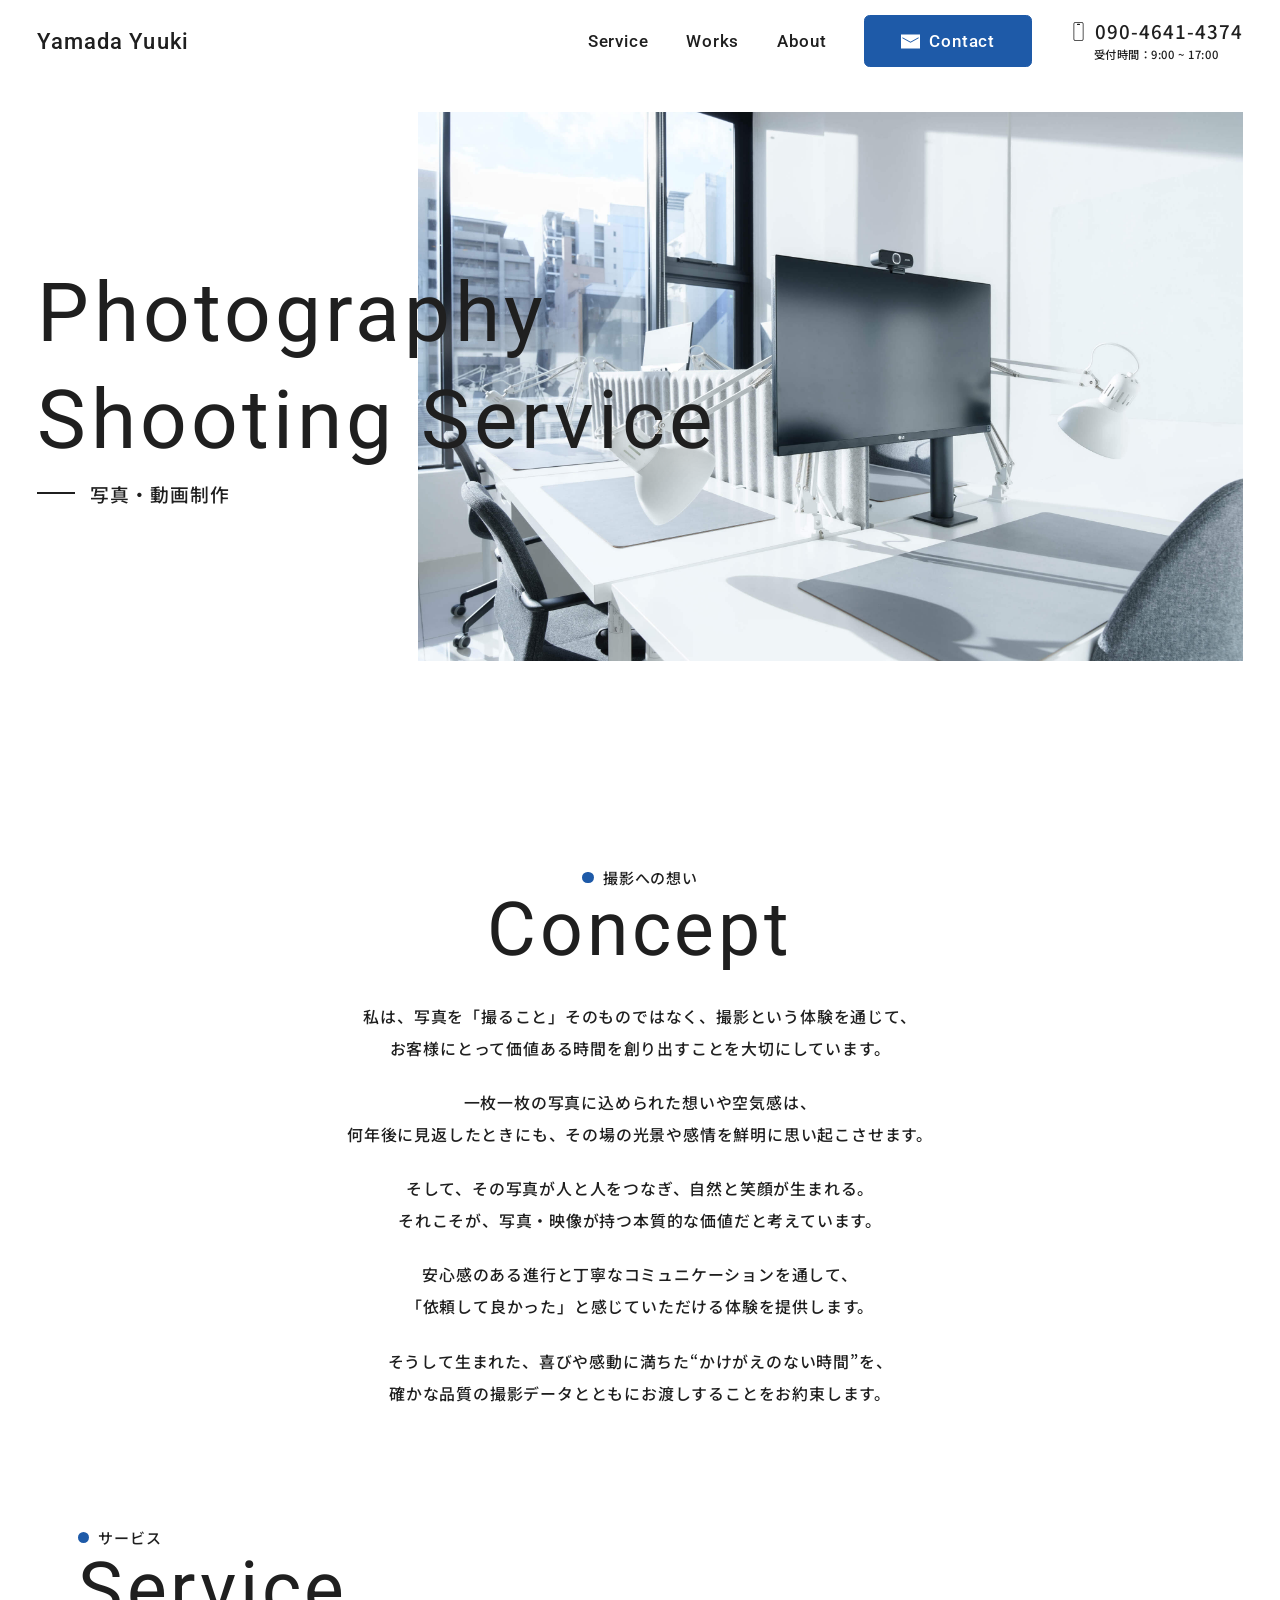
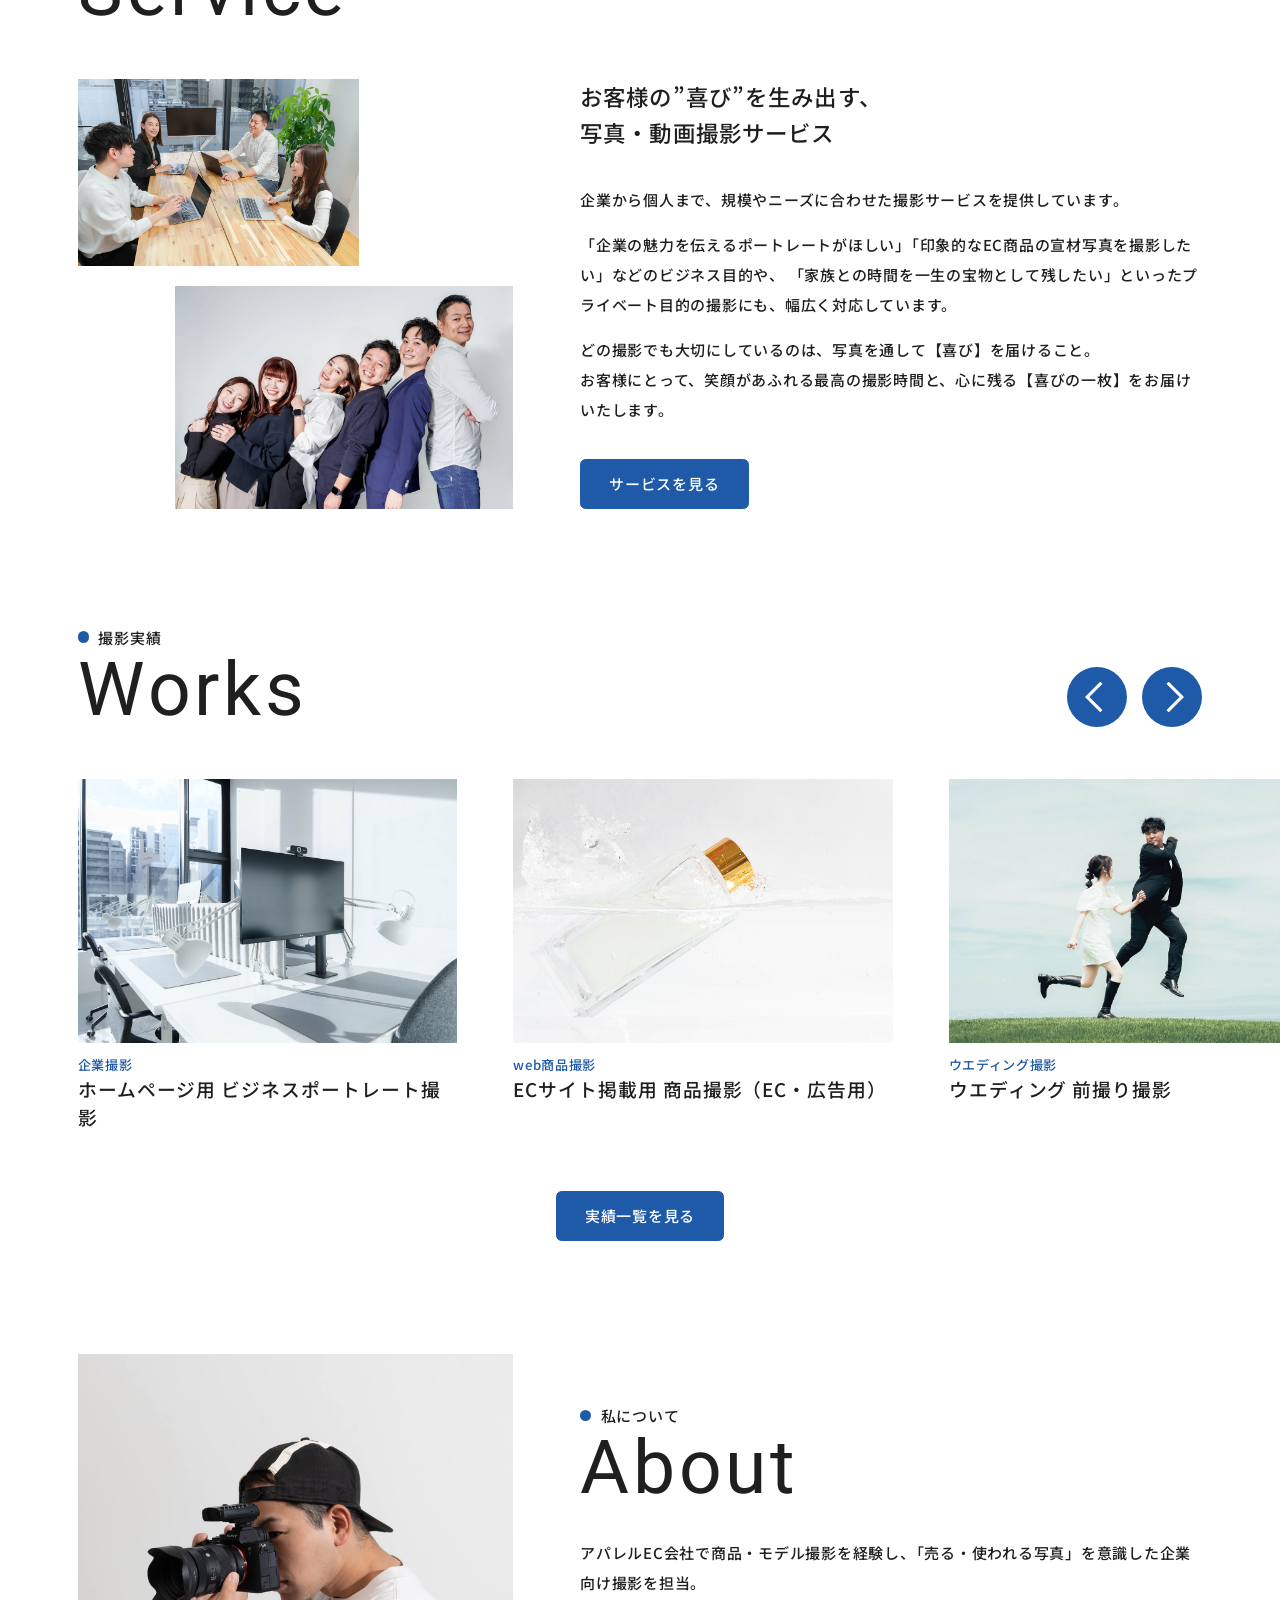
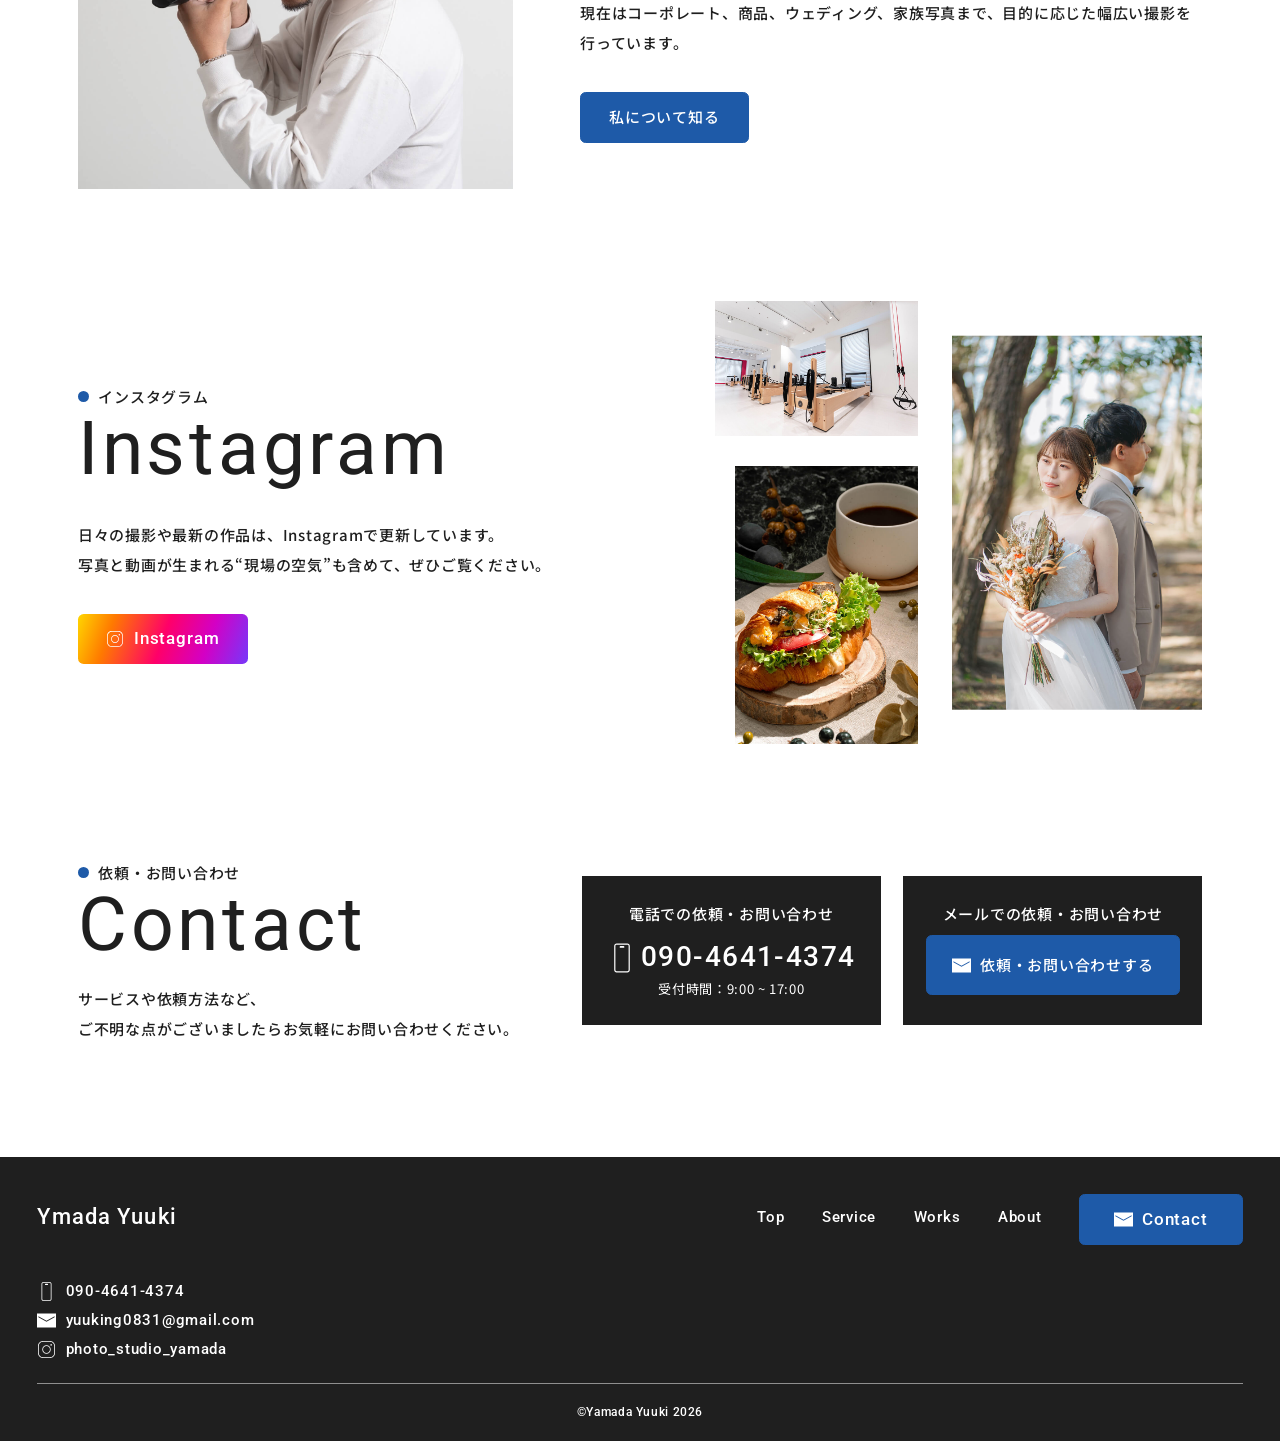
<file: index.html>
<!DOCTYPE html>
<html lang="ja">

<head>
    <meta charset="utf-8">
    <meta name="viewport" content="width=device-width,initial-scale=1">
    <title>写真・動画制作 - 山田悠希</title>
    <meta property="og:title" content="写真・動画制作 - 山田悠希">
    <meta property="og:site_name" content="写真・動画制作 - 山田悠希">
    <meta name="description" content="関西圏で出張撮影を承っております。企業撮影、Web商品撮影、ウェディング撮影など、お客様の幅広いニーズに対応した撮影サービスをご提供いたします。">
    <meta name="format-detection" content="telephone=no, email=no">
    <meta property="og:type" content="website">

    <!-- font -->
    <link rel="preconnect" href="https://fonts.googleapis.com">
    <link rel="preconnect" href="https://fonts.gstatic.com" crossorigin>
    <link
        href="https://fonts.googleapis.com/css2?family=Noto+Sans+JP:wght@100..900&family=Roboto:ital,wght@0,100..900;1,100..900&display=swap"
        rel="stylesheet">

    <!-- css -->
    <link rel="stylesheet" href="css/vendor/splide-core.min.css">
    <link rel="stylesheet" href="css/style.css">

    <!-- noindex -->
    <meta name="robots" content="noindex">
</head>

<body>

    <!------------------------ header ------------------------>
    <header class="l-header">
        <h1 class="l-header-logo u-link-hover"><a href="index.html">yamada yuuki</a></h1>

        <dialog class="l-header-menu js-header-menu" aria-label="ナビメニュー">

            <button class="l-header-menu-close-button js-header-menu-close-button" aria-label="ハンバーガーボタン">
                <img src="img/icon-close.svg" width="36" height="36" alt="閉じるボタン">
            </button>

            <div class="l-header-menu-content">
                <nav class="l-header-menu-nav" aria-label="ヘッダーナビゲーション">
                    <ul class="l-header-menu-list">
                        <li class="l-header-menu-item l-header-item--top">
                            <a href="index.html" class="l-header-menu-link u-text-hover">
                                <span class="l-header-menu-text-en">top</span>
                                <span class="l-header-menu-text-ja">トップ</span>
                            </a>
                        </li>
                        <li class="l-header-menu-item">
                            <a href="service.html" class="l-header-menu-link u-text-hover">
                                <span class="l-header-menu-text-en">service</span>
                                <span class="l-header-menu-text-ja">サービス</span>
                            </a>
                        </li>
                        <li class="l-header-menu-item">
                            <a href="works.html" class="l-header-menu-link u-text-hover">
                                <span class="l-header-menu-text-en">works</span>
                                <span class="l-header-menu-text-ja">撮影実績</span>
                            </a>
                        </li>
                        <li class="l-header-menu-item">
                            <a href="about.html" class="l-header-menu-link u-text-hover">
                                <span class="l-header-menu-text-en">about</span>
                                <span class="l-header-menu-text-ja">私について</span>
                            </a>
                        </li>

                        <li class="l-header-menu-item l-header-menu-item--contact">
                            <a href="contact.html" class="l-header-menu-link">
                                <span class="l-header-menu-text-en">contact</span>
                            </a>
                        </li>
                    </ul>
                </nav>

                <address class="l-header-menu-tel">
                    <a href="tel:09046414374" class="tel-link u-link-hover">
                        <span class="tel-number">090-4641-4374</span>
                    </a>
                    <p class="reception-hours">受付時間：9:00 ~ 17:00</p>
                </address>

            </div>
        </dialog>

        <button class="l-header-menu-open-button js-header-menu-open-button" aria-label="ハンバーガーボタン">
            <span></span>
            <span></span>
            <span></span>
        </button>
    </header>

    <!------------------------ header (下部追従ナビゲーション) ------------------------>
    <aside class="l-header-bottom js-header-bottom">
        <div class="l-header-bottom-content">

            <p class="l-header-bottom-title">依頼・お問い合わせ</p>

            <div class="l-header-bottom-cta-wrap">

                <address class="l-header-bottom-tel-cta">
                    <a href="tel:09046414374" class="l-header-bottom-tel-link u-link-hover">
                        <p class="l-header-bottom-tel-number">090-4641-4374</p>
                    </a>
                    <p class="l-header-bottom-tel-reception-hours">受付時間：9:00 ~ 17:00</p>
                </address>

                <nav class="l-header-bottom-mail-cta" aria-label="お問い合わせCTA">
                    <a href="contact.html" class="l-header-bottom-mail-link">
                        <span class="l-header-bottom-mail-text">contact</span>
                    </a>
                </nav>
            </div>
        </div>
    </aside>

    <main>

        <!------------------------ top-kv ------------------------>
        <section class="top-kv js-header--bottom-trigger">
            <div class="top-kv-img"></div>

            <div class="top-kv-title">
                <p class="top-kv-title-en">
                    <span>Photography</span>
                    <span>Shooting Service</span>
                </p>
                <h2 class="top-kv-title-ja">写真・動画制作</h2>
            </div>
        </section>

        <!------------------------ concept ------------------------>
        <section class="concept u-pt">
            <div class="l-section-statement l-container">

                <div class="c-title l-section-statement-title">
                    <h2 class="c-title-ja">撮影への想い</h2>
                    <p class="c-title-en">concept</p>
                </div>

                <div class="l-section-statement-content">

                    <div class="l-section-statement-text">
                        <span>私は、写真を「撮ること」そのものではなく、撮影という体験を通じて、</span>
                        <span>お客様にとって価値ある時間を創り出すことを大切にしています。</span>
                    </div>

                    <div class="l-section-statement-text">
                        <span>一枚一枚の写真に込められた想いや空気感は、</span>
                        <span>何年後に見返したときにも、その場の光景や感情を鮮明に思い起こさせます。</span>
                    </div>

                    <div class="l-section-statement-text">
                        <span>そして、その写真が人と人をつなぎ、自然と笑顔が生まれる。</span>
                        <span>それこそが、写真・映像が持つ本質的な価値だと考えています。</span>

                    </div>

                    <div class="l-section-statement-text">
                        <span>安心感のある進行と丁寧なコミュニケーションを通して、</span>
                        <span>「依頼して良かった」と感じていただける体験を提供します。</span>
                    </div>

                    <div class="l-section-statement-text">
                        <span>そうして生まれた、喜びや感動に満ちた“かけがえのない時間”を、</span>
                        <span>確かな品質の撮影データとともにお渡しすることをお約束します。</span>
                    </div>
                </div>
            </div>
        </section>

        <!------------------------ service ------------------------>
        <section class="top-service l-container u-pt">

            <div class="c-title top-service-title">
                <h2 class="c-title-ja">サービス</h2>
                <p class="c-title-en">service</p>
            </div>

            <div class="top-service-img-wrap">
                <span class="top-service-img top-service-img--01">
                    <img src="img/top/top-service01.jpg" width="240" height="160" alt="パソコンを手に綺麗なオフィスで打ち合わせを行う4人の人物">
                </span>
                <span class="top-service-img top-service-img--02">
                    <img src="img/top/top-service02.jpg" width="280" height="185" alt="和気あいあいと笑顔で背中を合わせる６人の人物">
                </span>
            </div>

            <div class="top-service-content">
                <p class="top-service-copy">
                    <span>お客様の”喜び”を生み出す、</span>
                    <span>写真・動画撮影サービス</span>
                </p>

                <p class="top-service-text">
                    企業から個人まで、規模やニーズに合わせた撮影サービスを提供しています。
                </p>

                <p class="top-service-text">
                    「企業の魅力を伝えるポートレートがほしい」「印象的なEC商品の宣材写真を撮影したい」などのビジネス目的や、
                    「家族との時間を一生の宝物として残したい」といったプライベート目的の撮影にも、幅広く対応しています。
                </p>

                <p class="top-service-text">
                    <span>どの撮影でも大切にしているのは、写真を通して【喜び】を届けること。</span>
                    <span>お客様にとって、笑顔があふれる最高の撮影時間と、心に残る【喜びの一枚】をお届けいたします。</span>
                </p>

                <div class="top-service-btn">
                    <a href="service.html" class="c-btn">
                        サービスを見る
                    </a>
                </div>
            </div>
        </section>

        <!------------------------ works ------------------------>
        <section class="top-works u-pt">
            <div class="top-works-head l-container">
                <div class="c-title top-works-title">
                    <h2 class="c-title-ja">撮影実績</h2>
                    <p class="c-title-en">works</p>
                </div>

                <div class="pagination">
                    <button class="pagination-btn js-pagination-btn--prev pagination-btn--prev "
                        aria-label="ぺージネイション（戻る）"></button>
                    <button class="pagination-btn js-pagination-btn--next pagination-btn--next"
                        aria-label="ぺージネイション（進む）"></button>
                </div>

            </div>

            <div class="top-works-slider js-top-works-slider splide">
                <div class="top-works-list splide__track">
                    <div class="splide__list">
                        <article class="splide__slide top-works-item">
                            <a href="works-detail.html">
                                <div class=" top-works-item-img">
                                    <img src="img/top/top-works-company.jpg" alt="日差しに照らされる、オフィスに置かれたパソコン" width="230"
                                        height="160" decoding="async">
                                </div>

                                <p class=" top-works-item-category">企業撮影</p>
                                <h3 class=" top-works-item-title">ホームページ用 ビジネスポートレート撮影</h3>
                            </a>
                        </article>

                        <article class="splide__slide top-works-item">
                            <a href="works-detail.html">
                                <div class=" top-works-item-img">
                                    <img src="img/top/top-works-web.jpg" alt="水につけられた化粧品" width="230" height="160"
                                        decoding="async">
                                </div>

                                <p class=" top-works-item-category">web商品撮影</p>
                                <h3 class=" top-works-item-title">ECサイト掲載用 商品撮影（EC・広告用）</h3>
                            </a>
                        </article>

                        <article class="splide__slide top-works-item">
                            <a href="works-detail.html">
                                <div class=" top-works-item-img">
                                    <img src="img/top/top-works-weding.jpg" alt="芝生の上で楽しそうにスキップをする男女" width="230"
                                        height="160" decoding="async">
                                </div>

                                <p class=" top-works-item-category">ウエディング撮影</p>
                                <h3 class=" top-works-item-title">ウエディング 前撮り撮影</h3>
                            </a>
                        </article>

                        <article class="splide__slide top-works-item">
                            <a href="works-detail.html">
                                <div class=" top-works-item-img">
                                    <img src="img/top/top-works-model.jpg" alt="暗い夜の中、クールにポーズをとる女性" width="230"
                                        height="160" decoding="async">
                                </div>

                                <p class=" top-works-item-category">モデル撮影</p>
                                <h3 class=" top-works-item-title">プロモーション用 モデル撮影</h3>
                            </a>
                        </article>

                        <article class="splide__slide top-works-item">
                            <a href="works-detail.html">
                                <div class=" top-works-item-img">
                                    <img src="img/top/top-works-family.jpg" alt="笑顔で子供を抱き上げる夫婦" width="230" height="160"
                                        decoding="async">
                                </div>

                                <p class=" top-works-item-category">家族撮影</p>
                                <h3 class=" top-works-item-title">記念日・ライフイベント撮影</h3>
                            </a>
                        </article>

                        <article class="splide__slide top-works-item">
                            <a href="works-detail.html">
                                <div class=" top-works-item-img">
                                    <img src="img/top/top-works-cook.jpg" alt="黒いお皿に盛りつけられた辛味料理" width="230"
                                        height="160" decoding="async">
                                </div>

                                <p class=" top-works-item-category">料理撮影</p>
                                <h3 class=" top-works-item-title">飲食店 メニュー用撮影</h3>
                            </a>
                        </article>
                    </div>
                </div>
            </div>

            <div class="top-works-btn">
                <a href="works.html" class="c-btn">
                    実績一覧を見る
                </a>
            </div>
        </section>

        <!------------------------ about ------------------------>
        <section class="top-about l-container u-pt">
            <div class="top-about-img">
                <img src="img/top/top-about.jpg" width="343" height="343" alt="カメラを構える男性">
            </div>
            <div class="top-about-content">
                <div class="c-title top-about-title">
                    <h2 class="c-title-ja">私について</h2>
                    <p class="c-title-en">about</p>
                </div>

                <p class="top-about-text">
                    <span>アパレルEC会社で商品・モデル撮影を経験し、「売る・使われる写真」を意識した企業向け撮影を担当。</span>
                    <span>現在はコーポレート、商品、ウェディング、家族写真まで、目的に応じた幅広い撮影を行っています。</span>
                </p>

                <div class="top-about-btn">
                    <a href="about.html" class="c-btn">
                        私について知る
                    </a>
                </div>
            </div>
        </section>

        <!------------------------ instagram ------------------------>
        <section class="l-instagram l-container u-pt">

            <div class="l-instagram-img-wrap">
                <span class="l-instagram-img l-instagram-img--01">
                    <img src="img/instagram/instagram01.jpg" width="266" height="177" alt="木製の器具が並んだフィットネスジムの風景">
                </span>
                <span class="l-instagram-img l-instagram-img--02">
                    <img src="img/instagram/instagram02.jpg" width="295" height="442" alt="背中を合わせたウエディング姿の夫婦">
                </span>
                <span class="l-instagram-img l-instagram-img--03">
                    <img src="img/instagram/instagram03.jpg" width="216" height="330" alt="鮮やかで美味しそうなパンと、後ろに置かれているコーヒー">
                </span>
            </div>

            <div class="l-instagram-content">
                <div class="c-title">
                    <h2 class="c-title-ja">インスタグラム</h2>
                    <p class="c-title-en">Instagram</p>
                </div>

                <p class="l-instagram-text">
                    <span>日々の撮影や最新の作品は、Instagramで更新しています。</span>
                    <span>写真と動画が生まれる“現場の空気”も含めて、ぜひご覧ください。</span>
                </p>

                <a href="https://www.instagram.com/photo_studio_yamada?igsh=bDQ2NDd0aDQ2emF2"
                    class="instagram-btn c-btn">
                    <span class="instagram-btn-text">instagram</span>
                </a>
            </div>
        </section>

        <!------------------------ contact-cta ------------------------>
        <section class="l-contact-cta l-container u-ptb">
            <div class="l-contact-cta-content">
                <div class="c-title">
                    <h2 class="c-title-ja">依頼・お問い合わせ</h2>
                    <p class="c-title-en">contact</p>
                </div>

                <p class="l-contact-cta-text">
                    <span>サービスや依頼方法など、</span>
                    <span>ご不明な点がございましたらお気軽にお問い合わせください。</span>
                </p>
            </div>
            <div class="l-contact-cta-list">
                <div class="l-contact-cta-item">
                    <p class="l-contact-cta-title">電話での依頼・お問い合わせ</p>

                    <address>
                        <a href="tel:09046414374" class="l-contact-cta-tel-link u-link-hover">
                            <p class="l-contact-cta-tel-number">090-4641-4374</p>
                        </a>
                        <p class="l-contact-cta-reception">受付時間：9:00 ~ 17:00</p>
                    </address>
                </div>

                <div class="l-contact-cta-item">
                    <p class="l-contact-cta-title">メールでの依頼・お問い合わせ</p>

                    <nav aria-label="お問い合わせCTA">
                        <a href="contact.html" class="l-contact-cta-mail-link">
                            <span class="l-contact-cta-mail-text">依頼・お問い合わせする</span>
                        </a>
                    </nav>
                </div>
            </div>
        </section>


    </main>

    <!------------------------ footer ------------------------>

    <footer class="footer">
        <div class="footer-content">
            <div class="footer-head">
                <div class="footer-logo">
                    <a href="index.html" class="footer-logo-link u-link-hover">ymada yuuki</a>
                </div>

                <nav class="footer-nav" aria-label="フッターナビゲーション">
                    <ul class="footer-nav-list">
                        <li class="footer-nav-item">
                            <a href="index.html" class="footer-nav-link u-text-hover">top</a>
                        </li>
                        <li class="footer-nav-item">
                            <a href="service.html" class="footer-nav-link u-text-hover">service</a>
                        </li>
                        <li class="footer-nav-item">
                            <a href="works.html" class="footer-nav-link u-text-hover">works</a>
                        </li>
                        <li class="footer-nav-item">
                            <a href="about.html" class="footer-nav-link u-text-hover">about</a>
                        </li>
                        <li class="footer-nav-item footer-nav-item--contact">
                            <a href="contact.html" class="footer-nav-link u-text-hover">contact</a>
                        </li>
                    </ul>
                </nav>
            </div>

            <address class="footer-address">
                <p class="footer-address-item footer-address-item--tel">
                    <a href="tel:09046414374" class="footer-address-link u-link-hover">
                        090-4641-4374
                    </a>
                </p>
                <p class="footer-address-item footer-address-item--mail">
                    <a href="mailto:yuuking0831@gmail.com" class="footer-address-link u-link-hover">
                        yuuking0831@gmail.com
                    </a>
                </p>
                <p class="footer-address-item footer-address-item--instagram">
                    <a href="https://www.instagram.com/photo_studio_yamada?igsh=bDQ2NDd0aDQ2emF2"
                        class="footer-address-link u-link-hover">
                        photo_studio_yamada
                    </a>
                </p>
            </address>

        </div>
        <small class="copy-right">©Yamada yuuki 2026</small>
    </footer>

    <!------------------------ js ------------------------>
    <script src="js/vendor/gsap.min.js" defer></script>
    <script src="js/vendor/ScrollTrigger.min.js" defer></script>
    <script src="js/vendor/splide.min.js" defer></script>
    <script type="module" src="js/main.js"></script>
</body>

</html>
</file>
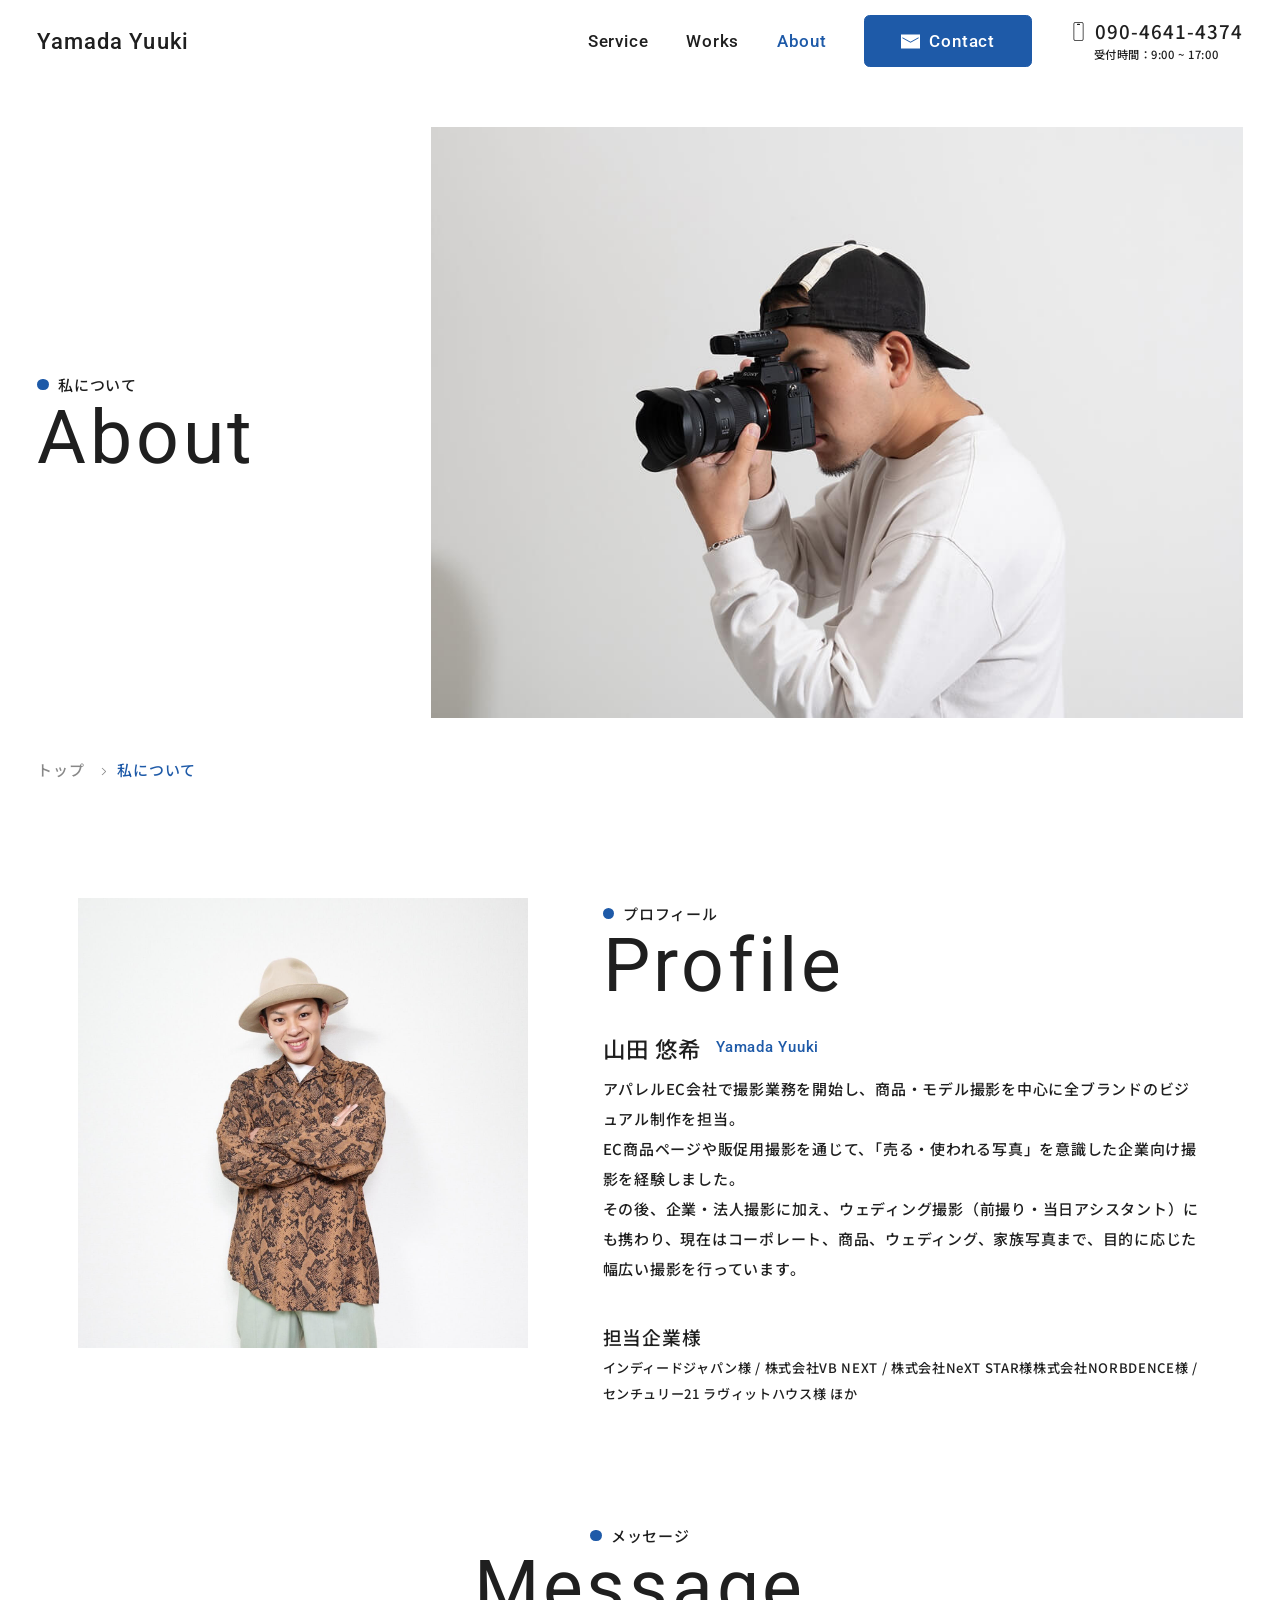
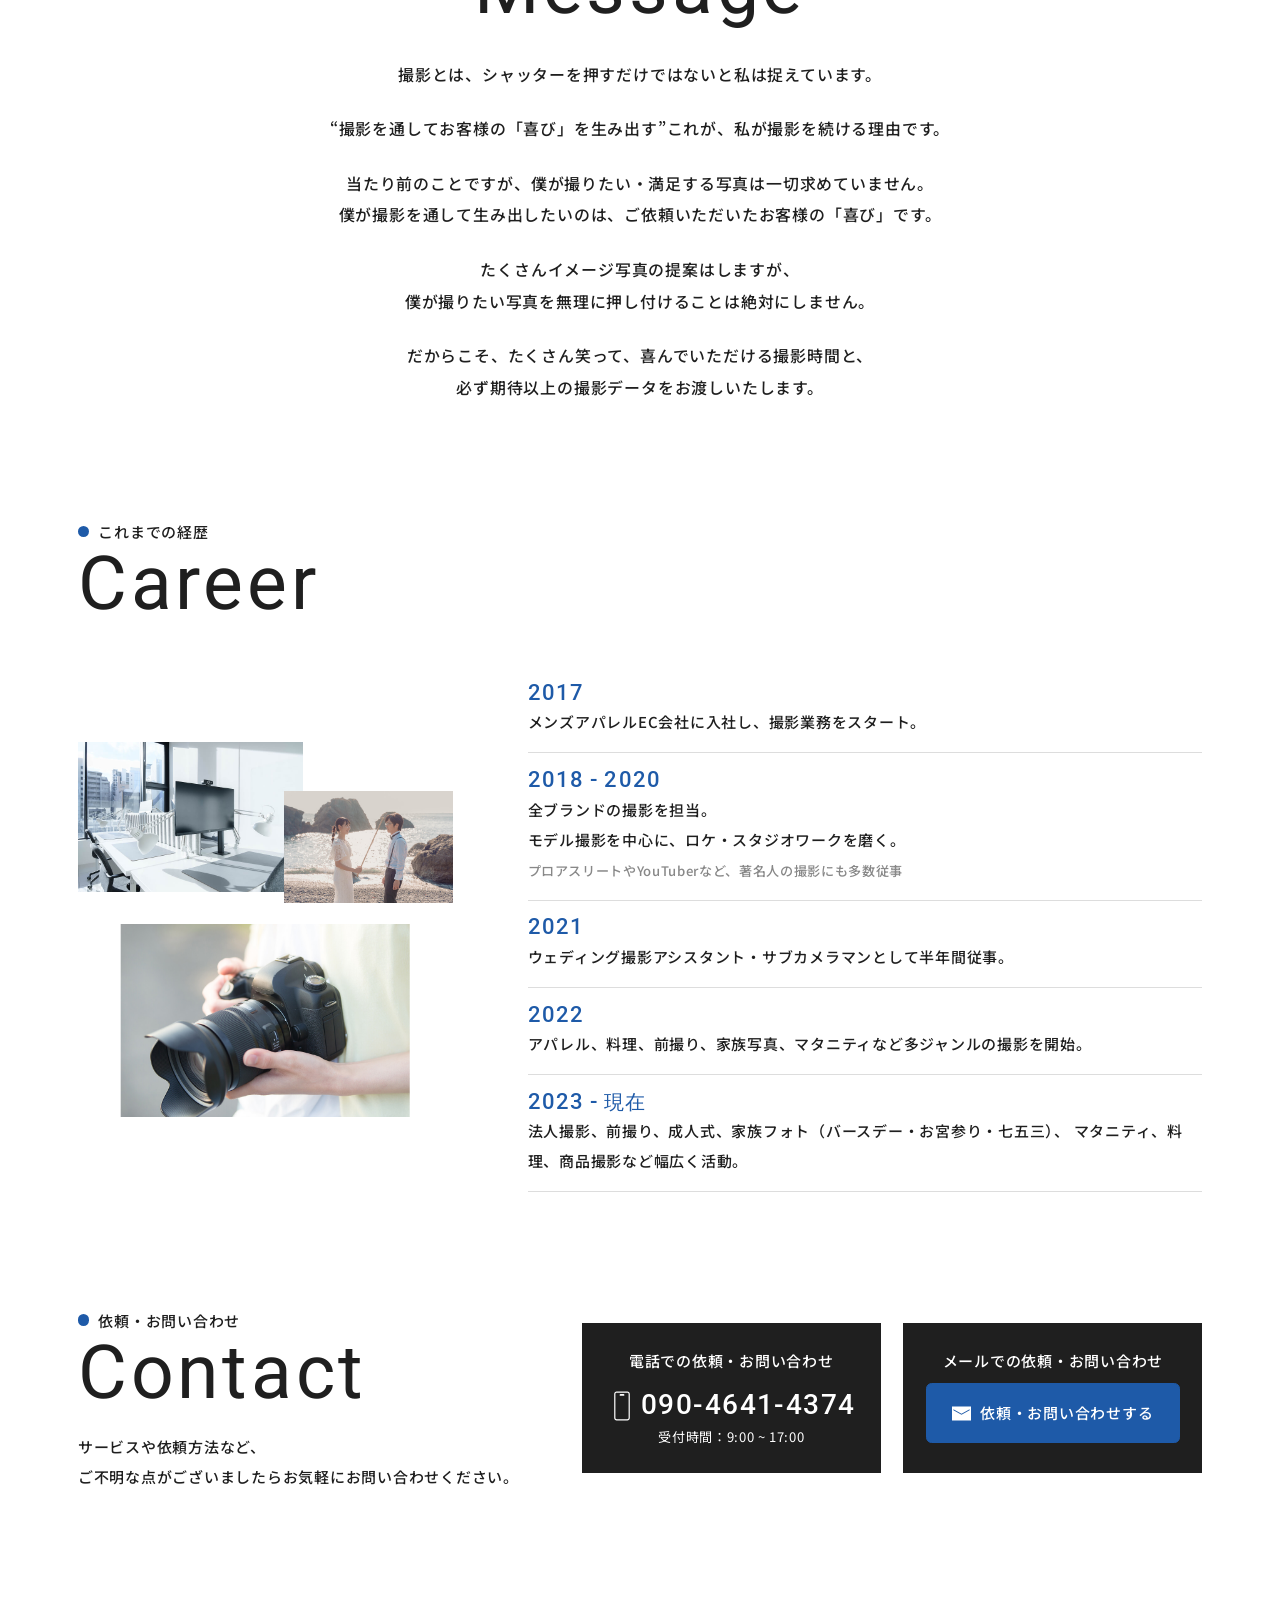
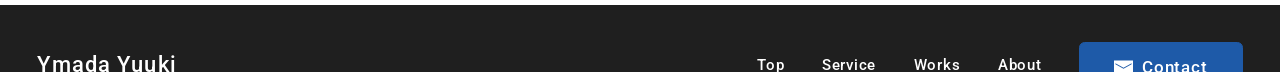
<file: about.html>
<!DOCTYPE html>
<html lang="ja">

<head>
    <meta charset="utf-8">
    <meta name="viewport" content="width=device-width,initial-scale=1">
    <title>about - 私について</title>
    <meta property="og:title" content="about - 私について">
    <meta property="og:site_name" content="写真・動画制作 - 山田悠希">
    <meta name="description" content="aboutページです">
    <meta name="format-detection" content="telephone=no, email=no">
    <meta property="og:type" content="article">

    <!-- font -->
    <link rel="preconnect" href="https://fonts.googleapis.com">
    <link rel="preconnect" href="https://fonts.gstatic.com" crossorigin>
    <link
        href="https://fonts.googleapis.com/css2?family=Noto+Sans+JP:wght@100..900&family=Roboto:ital,wght@0,100..900;1,100..900&display=swap"
        rel="stylesheet">

    <!-- css -->
    <link rel="stylesheet" href="css/style.css">

    <!-- noindex -->
    <meta name="robots" content="noindex">
</head>

<body>

    <!------------------------ header ------------------------>
    <header class="l-header">
        <div class="l-header-logo u-link-hover"><a href="index.html">yamada yuuki</a></div>

        <dialog class="l-header-menu js-header-menu" aria-label="ナビメニュー">

            <div class="l-header-menu-content">

                <button class="l-header-menu-close-button js-header-menu-close-button" aria-label="ハンバーガーボタン">
                    <img src="img/icon-close.svg" width="36" height="36" alt="閉じるボタン">
                </button>

                <nav class="l-header-menu-nav" aria-label="ヘッダーナビゲーション">
                    <ul class="l-header-menu-list">
                        <li class="l-header-menu-item l-header-item--top">
                            <a href="index.html" class="l-header-menu-link u-text-hover">
                                <span class="l-header-menu-text-en">top</span>
                                <span class="l-header-menu-text-ja">トップ</span>
                            </a>
                        </li>
                        <li class="l-header-menu-item">
                            <a href="service.html" class="l-header-menu-link u-text-hover">
                                <span class="l-header-menu-text-en">service</span>
                                <span class="l-header-menu-text-ja">サービス</span>
                            </a>
                        </li>
                        <li class="l-header-menu-item">
                            <a href="works.html" class="l-header-menu-link u-text-hover">
                                <span class="l-header-menu-text-en">works</span>
                                <span class="l-header-menu-text-ja">撮影実績</span>
                            </a>
                        </li>
                        <li class="l-header-menu-item">
                            <a href="about.html" class="l-header-menu-link l-header-menu-link--current u-text-hover">
                                <span class="l-header-menu-text-en">about</span>
                                <span class="l-header-menu-text-ja">私について</span>
                            </a>
                        </li>

                        <li class="l-header-menu-item l-header-menu-item--contact">
                            <a href="contact.html" class="l-header-menu-link">
                                <span class="l-header-menu-text-en">contact</span>
                            </a>
                        </li>
                    </ul>
                </nav>

                <address class="l-header-menu-tel">
                    <a href="tel:09046414374" class="tel-link u-link-hover">
                        <span class="tel-number">090-4641-4374</span>
                    </a>
                    <p class="reception-hours">受付時間：9:00 ~ 17:00</p>
                </address>

            </div>
        </dialog>

        <button class="l-header-menu-open-button js-header-menu-open-button" aria-label="ハンバーガーボタン">
            <span></span>
            <span></span>
            <span></span>
        </button>
    </header>

    <main>

        <!------------------------ kv ------------------------>
        <section class="c-page-kv">
            <div class="c-page-kv-inner">

                <div class="c-page-kv-title-wrap">
                    <h1 class="c-page-kv-title-ja">私について</h1>
                    <p class="c-page-kv-title-en">about</p>
                </div>

                <div class="c-page-kv-img">
                    <picture>
                        <source media="(min-width: 900px)" srcset="img/about/about-kv.jpg">
                        <img src="img/about/about-kv-sp.jpg" width="343" height="250" alt="カメラを構える男性">
                    </picture>
                </div>

                <div class="c-page-kv-breadcrumb">
                    <ol class="c-breadcrumb-list">
                        <li class="c-breadcrumb-item">
                            <a href="index.html">トップ</a>
                        </li>
                        <li class="c-breadcrumb-item c-breadcrumb-item--current">
                            私について
                        </li>
                    </ol>
                </div>
            </div>
        </section>

        <!------------------------ about-profile ------------------------>
        <section class="about-profile l-container u-pt">
            <div class="about-profile-img">
                <img src="img/about/about-profile.jpg" width="343" height="343" alt="腕を組み正面を向く男性">
            </div>
            <div class="about-profile-content">
                <div class="c-title">
                    <h2 class="c-title-ja">プロフィール</h2>
                    <p class="c-title-en">profile</p>
                </div>

                <div class="about-profile-name">
                    <h3 class="about-profile-name-ja">山田 悠希</h3>
                    <span class="about-profile-name-en">yamada yuuki</span>
                </div>

                <p class="about-profile-text">
                    <span>アパレルEC会社で撮影業務を開始し、商品・モデル撮影を中心に全ブランドのビジュアル制作を担当。</span>
                    <span>EC商品ページや販促用撮影を通じて、「売る・使われる写真」を意識した企業向け撮影を経験しました。</span>
                    <span>その後、企業・法人撮影に加え、ウェディング撮影（前撮り・当日アシスタント）にも携わり、現在はコーポレート、商品、ウェディング、家族写真まで、目的に応じた幅広い撮影を行っています。</span>
                </p>

                <dl class="about-profile-charge-list">
                    <dt class="about-profile-charge-title">担当企業様</dt>
                    <dd class="about-profile-charge-item">
                        インディードジャパン様 /
                        株式会社VB NEXT /
                        株式会社NeXT STAR様株式会社NORBDENCE様 /
                        センチュリー21 ラヴィットハウス様 ほか
                    </dd>
                </dl>
            </div>
        </section>

        <!------------------------ about-message ------------------------>
        <section class="message u-pt">
            <div class="l-section-statement l-container">

                <div class="c-title l-section-statement-title">
                    <h2 class="c-title-ja">メッセージ</h2>
                    <p class="c-title-en">message</p>
                </div>

                <div class="l-section-statement-content">

                    <div class="l-section-statement-text">
                        <span>撮影とは、シャッターを押すだけではないと私は捉えています。</span>
                    </div>

                    <div class="l-section-statement-text">
                        <span>“撮影を通してお客様の「喜び」を生み出す”これが、私が撮影を続ける理由です。</span>
                    </div>

                    <div class="l-section-statement-text">
                        <span>当たり前のことですが、僕が撮りたい・満足する写真は一切求めていません。</span>
                        <span>僕が撮影を通して生み出したいのは、ご依頼いただいたお客様の「喜び」です。</span>

                    </div>

                    <div class="l-section-statement-text">
                        <span>たくさんイメージ写真の提案はしますが、</span>
                        <span>僕が撮りたい写真を無理に押し付けることは絶対にしません。</span>
                    </div>

                    <div class="l-section-statement-text">
                        <span>だからこそ、たくさん笑って、喜んでいただける撮影時間と、</span>
                        <span>必ず期待以上の撮影データをお渡しいたします。</span>
                    </div>
                </div>
            </div>
        </section>

        <!------------------------ about-career ------------------------>
        <section class="about-career u-pt l-container">
            <div class="c-title">
                <h2 class="c-title-ja">これまでの経歴</h2>
                <p class="c-title-en">career</p>
            </div>

            <div class="about-career-content">
                <div class="about-career-img-wrap">
                    <span class="about-career-img about-career-img--01">
                        <img src="img/about/about-career01.jpg" width="200" height="135" alt="日差しに照らされる、オフィスに置かれたパソコン">
                    </span>
                    <span class="about-career-img about-career-img--02">
                        <img src="img/about/about-career02.jpg" width="200" height="135"
                            alt="太陽の光が反射する海辺で笑顔で向かい合う、木の棒を持つ女性とそれを見つめる男性">
                    </span>
                    <span class="about-career-img about-career-img--03">
                        <img src="img/about/about-career03.jpg" width="200" height="135" alt="カメラとそれを持つ白の服を着た人物の手">
                    </span>
                </div>
                <dl class="about-career-list">
                    <div class="about-career-item">
                        <dt class="about-career-item-year"><time datetime="2017-01-01">2017</time></dt>
                        <dd class="about-career-item-text">メンズアパレルEC会社に入社し、撮影業務をスタート。</dd>
                    </div>

                    <div class="about-career-item">
                        <dt class="about-career-item-year"><time datetime="2018-01-01">2018</time> - <time
                                datetime="2020-01-01">2020</time></dt>
                        <dd class="about-career-item-text">
                            <span>全ブランドの撮影を担当。</span>
                            <span>モデル撮影を中心に、ロケ・スタジオワークを磨く。</span>

                            <small class="about-career-item-supplement">プロアスリートやYouTuberなど、著名人の撮影にも多数従事</small>
                        </dd>
                    </div>

                    <div class="about-career-item">
                        <dt class="about-career-item-year"><time datetime="2021-01-01">2021</time></dt>
                        <dd class="about-career-item-text">ウェディング撮影アシスタント・サブカメラマンとして半年間従事。</dd>
                    </div>

                    <div class="about-career-item">
                        <dt class="about-career-item-year"><time datetime="2022-01-01">2022</time></dt>
                        <dd class="about-career-item-text">アパレル、料理、前撮り、家族写真、マタニティなど多ジャンルの撮影を開始。</dd>
                    </div>

                    <div class="about-career-item">
                        <dt class="about-career-item-year"><time datetime="2017-01-01">2023</time> - <span
                                class="about-career-item-year-ja">現在</span></dt>
                        <dd class="about-career-item-text">
                            法人撮影、前撮り、成人式、家族フォト（バースデー・お宮参り・七五三）、 マタニティ、料理、商品撮影など幅広く活動。
                        </dd>
                    </div>
                </dl>
            </div>
        </section>

        <!------------------------ contact-cta ------------------------>
        <section class="l-contact-cta l-container u-ptb">
            <div class="l-contact-cta-content">
                <div class="c-title">
                    <h2 class="c-title-ja">依頼・お問い合わせ</h2>
                    <p class="c-title-en">contact</p>
                </div>

                <p class="l-contact-cta-text">
                    <span>サービスや依頼方法など、</span>
                    <span>ご不明な点がございましたらお気軽にお問い合わせください。</span>
                </p>
            </div>
            <div class="l-contact-cta-list">
                <div class="l-contact-cta-item">
                    <p class="l-contact-cta-title">電話での依頼・お問い合わせ</p>

                    <address>
                        <a href="tel:09046414374" class="l-contact-cta-tel-link u-link-hover">
                            <p class="l-contact-cta-tel-number">090-4641-4374</p>
                        </a>
                        <p class="l-contact-cta-reception">受付時間：9:00 ~ 17:00</p>
                    </address>
                </div>

                <div class="l-contact-cta-item">
                    <p class="l-contact-cta-title">メールでの依頼・お問い合わせ</p>

                    <nav aria-label="お問い合わせCTA">
                        <a href="contact.html" class="l-contact-cta-mail-link">
                            <span class="l-contact-cta-mail-text">依頼・お問い合わせする</span>
                        </a>
                    </nav>
                </div>
            </div>
        </section>

    </main>

    <!------------------------ header (下部追従ナビゲーション) ------------------------>
    <aside class="l-header-bottom" style="display: none;">
        <div class="l-header-bottom-content">

            <p class="l-header-bottom-title">依頼・お問い合わせ</p>

            <div class="l-header-bottom-cta-wrap">

                <address class="l-header-bottom-tel-cta">
                    <a href="tel:09046414374" class="l-header-bottom-tel-link u-link-hover">
                        <p class="l-header-bottom-tel-number">090-4641-4374</p>
                    </a>
                    <p class="l-header-bottom-tel-reception-hours">受付時間：9:00 ~ 17:00</p>
                </address>

                <nav class="l-header-bottom-mail-cta" aria-label="お問い合わせCTA">
                    <a href="contact.html" class="l-header-bottom-mail-link">
                        <span class="l-header-bottom-mail-text">contact</span>
                    </a>
                </nav>
            </div>
        </div>
    </aside>

    <!------------------------ footer ------------------------>
    <footer class="footer">
        <div class="footer-content">
            <div class="footer-head">
                <div class="footer-logo">
                    <a href="index.html" class="footer-logo-link u-link-hover">ymada yuuki</a>
                </div>

                <nav class="footer-nav" aria-label="フッターナビゲーション">
                    <ul class="footer-nav-list">
                        <li class="footer-nav-item">
                            <a href="index.html" class="footer-nav-link u-text-hover">top</a>
                        </li>
                        <li class="footer-nav-item">
                            <a href="service.html" class="footer-nav-link u-text-hover">service</a>
                        </li>
                        <li class="footer-nav-item">
                            <a href="works.html" class="footer-nav-link u-text-hover">works</a>
                        </li>
                        <li class="footer-nav-item">
                            <a href="about.html" class="footer-nav-link u-text-hover">about</a>
                        </li>
                        <li class="footer-nav-item footer-nav-item--contact">
                            <a href="contact.html" class="footer-nav-link u-text-hover">contact</a>
                        </li>
                    </ul>
                </nav>
            </div>

            <address class="footer-address">
                <p class="footer-address-item footer-address-item--tel">
                    <a href="tel:09046414374" class="footer-address-link u-link-hover">
                        090-4641-4374
                    </a>
                </p>
                <p class="footer-address-item footer-address-item--mail">
                    <a href="mailto:yuuking0831@gmail.com" class="footer-address-link u-link-hover">
                        yuuking0831@gmail.com
                    </a>
                </p>
                <p class="footer-address-item footer-address-item--instagram">
                    <a href="https://www.instagram.com/photo_studio_yamada?igsh=bDQ2NDd0aDQ2emF2"
                        class="footer-address-link u-link-hover">
                        photo_studio_yamada
                    </a>
                </p>
            </address>

        </div>
        <small class="copy-right">©Yamada yuuki 2026</small>
    </footer>

    <!------------------------ js ------------------------>
    <script src="js/vendor/gsap.min.js" defer></script>
    <script type="module" src="js/main.js"></script>
</body>

</html>
</file>
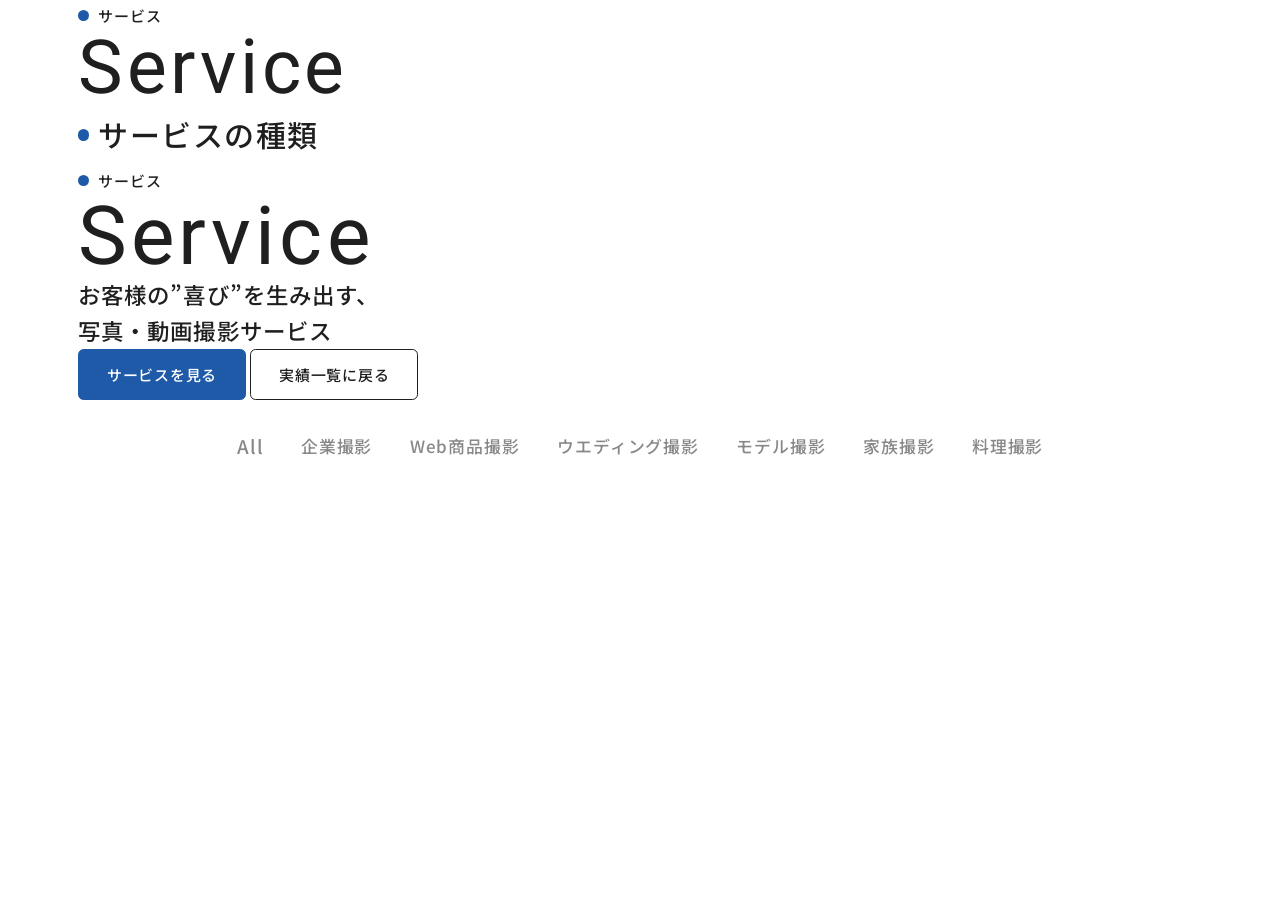
<file: component.html>
<!DOCTYPE html>
<html lang="ja">

<head>
    <meta charset="utf-8">
    <meta name="viewport" content="width=device-width,initial-scale=1">
    <title>写真・動画制作 - 山田悠希</title>
    <meta property="og:title" content="写真・動画制作 - 山田悠希">
    <meta property="og:site_name" content="写真・動画制作 - 山田悠希">
    <meta name="description" content="関西圏で出張撮影を承っております。企業撮影、Web商品撮影、ウェディング撮影など、お客様の幅広いニーズに対応した撮影サービスをご提供いたします。">
    <meta name="format-detection" content="telephone=no, email=no">
    <meta property="og:type" content="website">

    <!-- font -->
    <link rel="preconnect" href="https://fonts.googleapis.com">
    <link rel="preconnect" href="https://fonts.gstatic.com" crossorigin>
    <link
        href="https://fonts.googleapis.com/css2?family=Noto+Sans+JP:wght@100..900&family=Roboto:ital,wght@0,100..900;1,100..900&display=swap"
        rel="stylesheet">

    <!-- css -->
    <link rel="stylesheet" href="css/style.css">

    <!-- noindex -->
    <meta name="robots" content="noindex">
</head>

<body>

    <div class="l-container">
        <div class="c-title">
            <h2 class="c-title-ja">サービス</h2>
            <p class="c-title-en">service</p>
        </div>


        <h2 class="c-title-s">
            サービスの種類
        </h2>

        <div class="c-title-kv">
            <h2 class="c-title-kv-ja">サービス</h2>
            <p class="c-title-kv-en">service</p>
        </div>

        <p class="c-lead">
            <span>お客様の”喜び”を生み出す、</span>
            <span>写真・動画撮影サービス</span>
        </p>

        <a href="service.html" class="c-btn">
            サービスを見る
        </a>

        <a href="works.html" class="c-btn c-btn--back">
            実績一覧に戻る
        </a>

        <ul class="c-tab-list">
            <li class="c-tab-item c-tab-item--all">
                <a href="" class="c-tab-link u-text-hover active">all</a>
            </li>

            <li class="c-tab-item">
                <a href="" class="c-tab-link u-text-hover">企業撮影</a>
            </li>

            <li class="c-tab-item">
                <a href="" class="c-tab-link u-text-hover">Web商品撮影</a>
            </li>

            <li class="c-tab-item">
                <a href="" class="c-tab-link u-text-hover">ウエディング撮影</a>
            </li>

            <li class="c-tab-item">
                <a href="" class="c-tab-link u-text-hover">モデル撮影</a>
            </li>

            <li class="c-tab-item">
                <a href="" class="c-tab-link u-text-hover">家族撮影</a>
            </li>

            <li class="c-tab-item">
                <a href="" class="c-tab-link u-text-hover">料理撮影</a>
            </li>
        </ul>

    </div>

    <script type="module" src="js/main.js"></script>
</body>

</html>
</file>
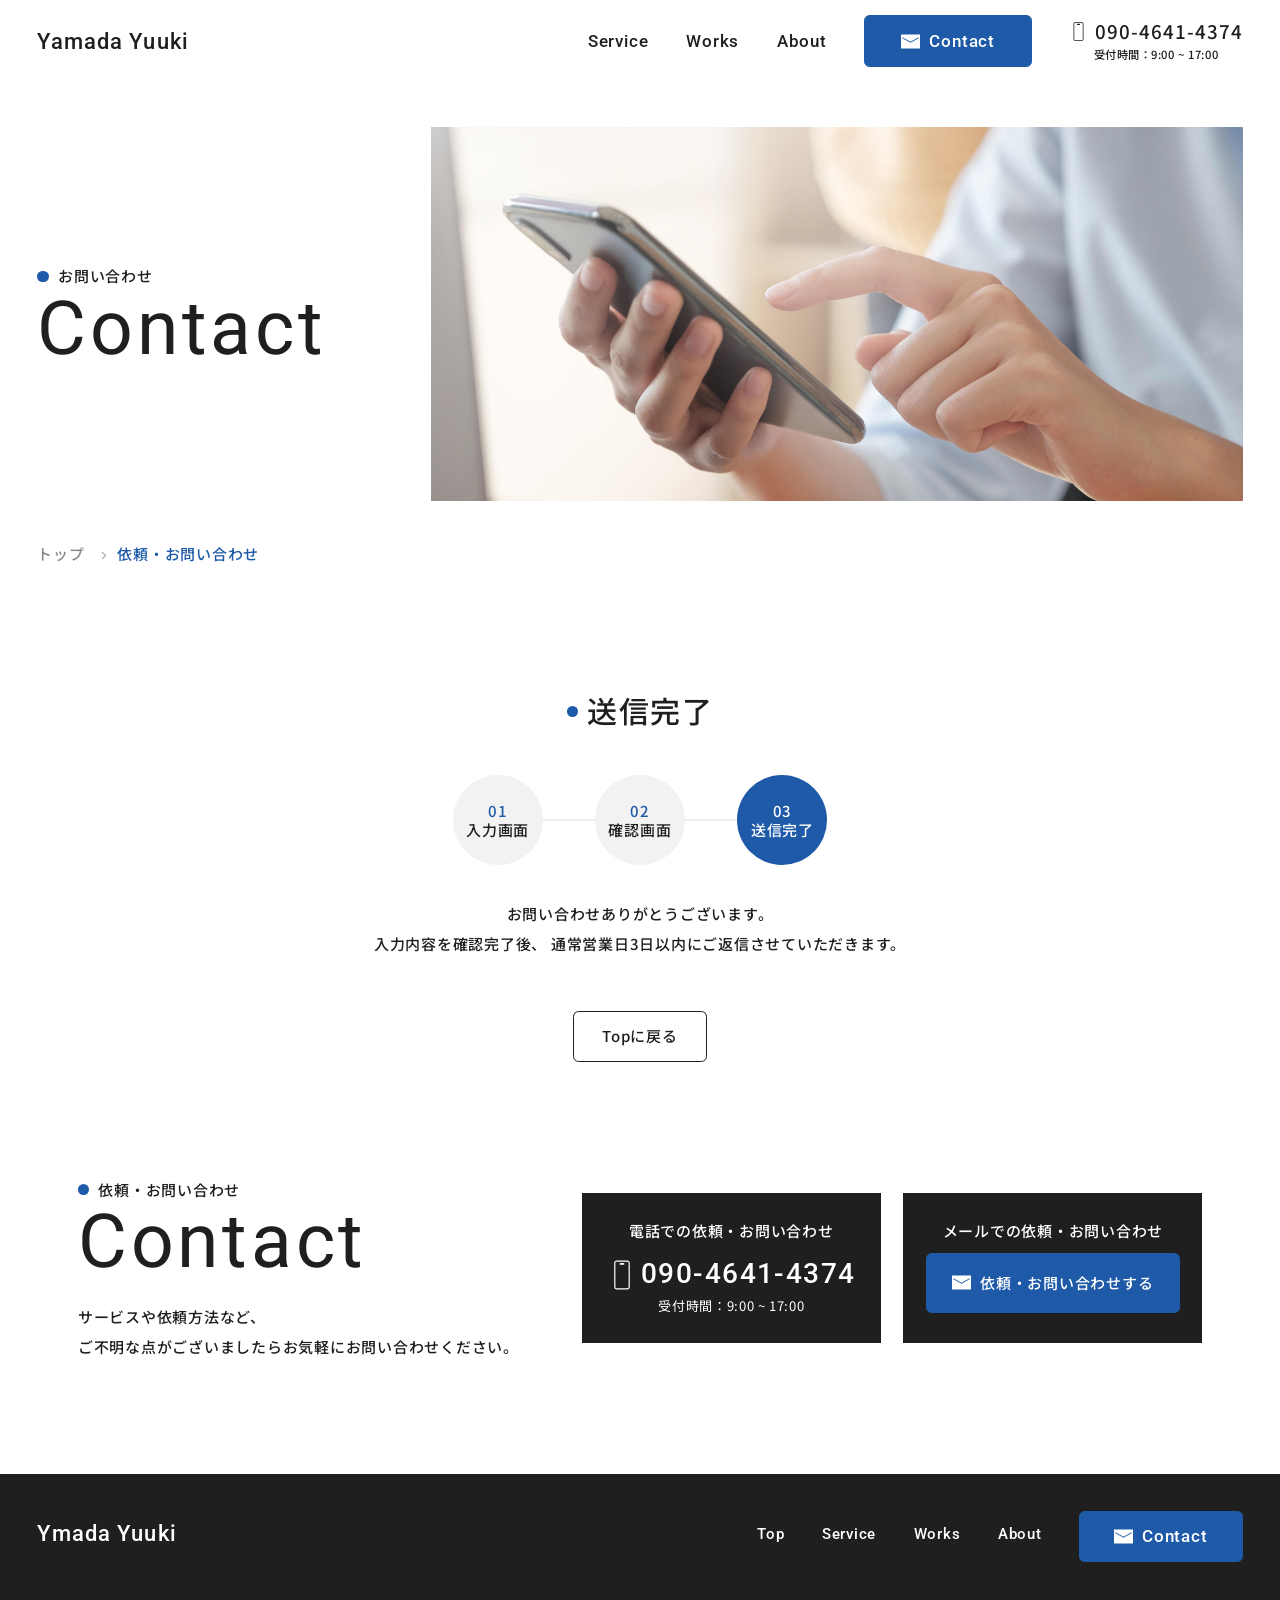
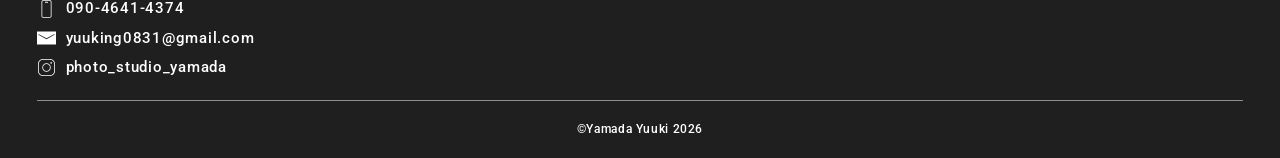
<file: contact-thanks.html>
<!DOCTYPE html>
<html lang="ja">

<head>
    <meta charset="utf-8">
    <meta name="viewport" content="width=device-width,initial-scale=1">
    <title>contact-thanks - 送信完了</title>
    <meta property="og:title" content="contact-thanks - 送信完了">
    <meta property="og:site_name" content="写真・動画制作 - 山田悠希">
    <meta name="description" content="contact-thanksページです">
    <meta name="format-detection" content="telephone=no, email=no">
    <meta property="og:type" content="article">

    <!-- font -->
    <link rel="preconnect" href="https://fonts.googleapis.com">
    <link rel="preconnect" href="https://fonts.gstatic.com" crossorigin>
    <link
        href="https://fonts.googleapis.com/css2?family=Noto+Sans+JP:wght@100..900&family=Roboto:ital,wght@0,100..900;1,100..900&display=swap"
        rel="stylesheet">

    <!-- css -->
    <link rel="stylesheet" href="css/style.css">

    <!-- noindex -->
    <meta name="robots" content="noindex">
</head>

<body>

    <!------------------------ header ------------------------>
    <header class="l-header">
        <div class="l-header-logo u-link-hover"><a href="index.html">yamada yuuki</a></div>

        <dialog class="l-header-menu js-header-menu" aria-label="ナビメニュー">

            <div class="l-header-menu-content">

                <button class="l-header-menu-close-button js-header-menu-close-button" aria-label="ハンバーガーボタン">
                    <img src="img/icon-close.svg" width="36" height="36" alt="閉じるボタン">
                </button>

                <nav class="l-header-menu-nav" aria-label="ヘッダーナビゲーション">
                    <ul class="l-header-menu-list">
                        <li class="l-header-menu-item l-header-item--top">
                            <a href="index.html" class="l-header-menu-link u-text-hover">
                                <span class="l-header-menu-text-en">top</span>
                                <span class="l-header-menu-text-ja">トップ</span>
                            </a>
                        </li>
                        <li class="l-header-menu-item">
                            <a href="service.html" class="l-header-menu-link u-text-hover">
                                <span class="l-header-menu-text-en">service</span>
                                <span class="l-header-menu-text-ja">サービス</span>
                            </a>
                        </li>
                        <li class="l-header-menu-item">
                            <a href="works.html" class="l-header-menu-link u-text-hover">
                                <span class="l-header-menu-text-en">works</span>
                                <span class="l-header-menu-text-ja">撮影実績</span>
                            </a>
                        </li>
                        <li class="l-header-menu-item">
                            <a href="about.html" class="l-header-menu-link u-text-hover">
                                <span class="l-header-menu-text-en">about</span>
                                <span class="l-header-menu-text-ja">私について</span>
                            </a>
                        </li>

                        <li class="l-header-menu-item l-header-menu-item--contact">
                            <a href="contact.html" class="l-header-menu-link">
                                <span class="l-header-menu-text-en">contact</span>
                            </a>
                        </li>
                    </ul>
                </nav>

                <address class="l-header-menu-tel">
                    <a href="tel:09046414374" class="tel-link u-link-hover">
                        <span class="tel-number">090-4641-4374</span>
                    </a>
                    <p class="reception-hours">受付時間：9:00 ~ 17:00</p>
                </address>

            </div>
        </dialog>

        <button class="l-header-menu-open-button js-header-menu-open-button" aria-label="ハンバーガーボタン">
            <span></span>
            <span></span>
            <span></span>
        </button>
    </header>

    <main>

        <!------------------------ kv ------------------------>
        <div class="c-page-kv">
            <div class="c-page-kv-inner">

                <div class="c-page-kv-title-wrap">
                    <p class="c-page-kv-title-ja">お問い合わせ</p>
                    <p class="c-page-kv-title-en">contact</p>
                </div>

                <div class="c-page-kv-img">
                    <picture>
                        <source media="(min-width: 900px)" srcset="img/contact/contact-kv.jpg">
                        <img src="img/contact/contact-kv-sp.jpg" width="343" height="250" alt="スマホとそれを操作する人物の手">
                    </picture>
                </div>

                <div class="c-page-kv-breadcrumb">
                    <ol class="c-breadcrumb-list">
                        <li class="c-breadcrumb-item">
                            <a href="index.html">トップ</a>
                        </li>
                        <li class="c-breadcrumb-item c-breadcrumb-item--current">
                            依頼・お問い合わせ
                        </li>
                    </ol>
                </div>
            </div>
        </div>

        <!------------------------ contact-thanks ------------------------>
        <section class="contact-thanks l-container-s u-pt">

            <div class="c-contact-head">

                <div class="c-contact-title-wrap">
                    <h1 class="c-title-s">
                        送信完了
                    </h1>
                </div>

                <ol class="c-contact-step-list">
                    <li class="c-contact-step-item">
                        <span class="c-contact-step-number ">01</span>
                        <p class="c-contact-step-title">入力画面</p>
                    </li>
                    <li class="c-contact-step-item">
                        <span class="c-contact-step-number ">02</span>
                        <p class="c-contact-step-title">確認画面</p>
                    </li>
                    <li class="c-contact-step-item contact-step-item--current">
                        <span class="c-contact-step-number">03</span>
                        <p class="c-contact-step-title">送信完了</p>
                    </li>
                </ol>

                <p class="c-contact-text">
                    <span>お問い合わせありがとうございます。</span>
                    <span>入力内容を確認完了後、 通常営業日3日以内にご返信させていただきます。</span>
                </p>

            </div>

            <div class="contact-thanks-btn-wrap">
                <a href="index.html" class="c-btn c-btn--back">
                    topに戻る
                </a>
            </div>
        </section>

        <!------------------------ contact-cta ------------------------>
        <section class="l-contact-cta l-container u-ptb">
            <div class="l-contact-cta-content">
                <div class="c-title">
                    <h2 class="c-title-ja">依頼・お問い合わせ</h2>
                    <p class="c-title-en">contact</p>
                </div>

                <p class="l-contact-cta-text">
                    <span>サービスや依頼方法など、</span>
                    <span>ご不明な点がございましたらお気軽にお問い合わせください。</span>
                </p>
            </div>
            <div class="l-contact-cta-list">
                <div class="l-contact-cta-item">
                    <p class="l-contact-cta-title">電話での依頼・お問い合わせ</p>

                    <address>
                        <a href="tel:09046414374" class="l-contact-cta-tel-link u-link-hover">
                            <p class="l-contact-cta-tel-number">090-4641-4374</p>
                        </a>
                        <p class="l-contact-cta-reception">受付時間：9:00 ~ 17:00</p>
                    </address>
                </div>

                <div class="l-contact-cta-item">
                    <p class="l-contact-cta-title">メールでの依頼・お問い合わせ</p>

                    <nav aria-label="お問い合わせCTA">
                        <a href="contact.html" class="l-contact-cta-mail-link">
                            <span class="l-contact-cta-mail-text">依頼・お問い合わせする</span>
                        </a>
                    </nav>
                </div>
            </div>
        </section>

    </main>

    <!------------------------ header (下部追従ナビゲーション) ------------------------>
    <aside class="l-header-bottom" style="display: none;">
        <div class="l-header-bottom-content">

            <p class="l-header-bottom-title">依頼・お問い合わせ</p>

            <div class="l-header-bottom-cta-wrap">

                <address class="l-header-bottom-tel-cta">
                    <a href="tel:09046414374" class="l-header-bottom-tel-link u-link-hover">
                        <p class="l-header-bottom-tel-number">090-4641-4374</p>
                    </a>
                    <p class="l-header-bottom-tel-reception-hours">受付時間：9:00 ~ 17:00</p>
                </address>

                <nav class="l-header-bottom-mail-cta" aria-label="お問い合わせCTA">
                    <a href="contact.html" class="l-header-bottom-mail-link">
                        <span class="l-header-bottom-mail-text">contact</span>
                    </a>
                </nav>
            </div>
        </div>
    </aside>

    <!------------------------ footer ------------------------>
    <footer class="footer">
        <div class="footer-content">
            <div class="footer-head">
                <div class="footer-logo">
                    <a href="index.html" class="footer-logo-link u-link-hover">ymada yuuki</a>
                </div>

                <nav class="footer-nav" aria-label="フッターナビゲーション">
                    <ul class="footer-nav-list">
                        <li class="footer-nav-item">
                            <a href="index.html" class="footer-nav-link u-text-hover">top</a>
                        </li>
                        <li class="footer-nav-item">
                            <a href="service.html" class="footer-nav-link u-text-hover">service</a>
                        </li>
                        <li class="footer-nav-item">
                            <a href="works.html" class="footer-nav-link u-text-hover">works</a>
                        </li>
                        <li class="footer-nav-item">
                            <a href="about.html" class="footer-nav-link u-text-hover">about</a>
                        </li>
                        <li class="footer-nav-item footer-nav-item--contact">
                            <a href="contact.html" class="footer-nav-link u-text-hover">contact</a>
                        </li>
                    </ul>
                </nav>
            </div>

            <address class="footer-address">
                <p class="footer-address-item footer-address-item--tel">
                    <a href="tel:09046414374" class="footer-address-link u-link-hover">
                        090-4641-4374
                    </a>
                </p>
                <p class="footer-address-item footer-address-item--mail">
                    <a href="mailto:yuuking0831@gmail.com" class="footer-address-link u-link-hover">
                        yuuking0831@gmail.com
                    </a>
                </p>
                <p class="footer-address-item footer-address-item--instagram">
                    <a href="https://www.instagram.com/photo_studio_yamada?igsh=bDQ2NDd0aDQ2emF2"
                        class="footer-address-link u-link-hover">
                        photo_studio_yamada
                    </a>
                </p>
            </address>

        </div>
        <small class="copy-right">©Yamada yuuki 2026</small>
    </footer>

    <!------------------------ js ------------------------>
    <script src="js/vendor/gsap.min.js" defer></script>
    <script type="module" src="js/main.js"></script>
</body>

</html>
</file>
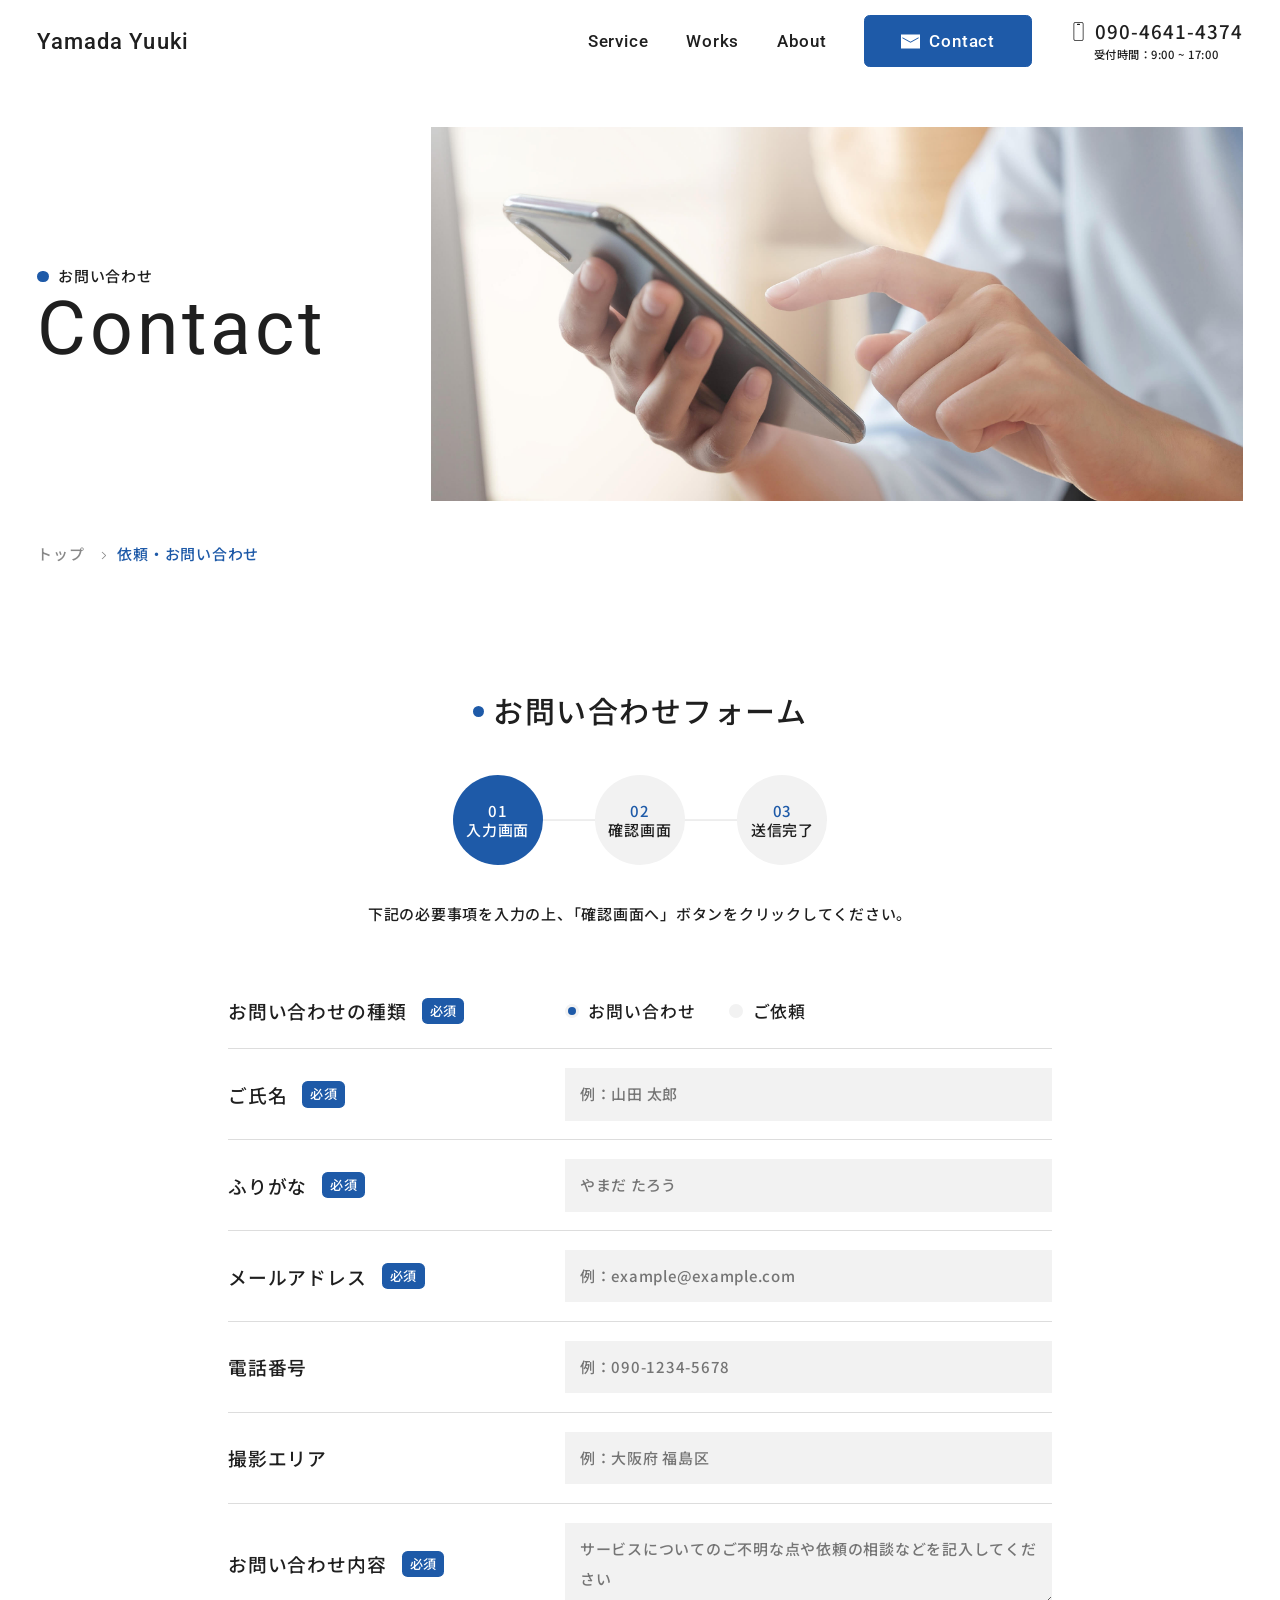
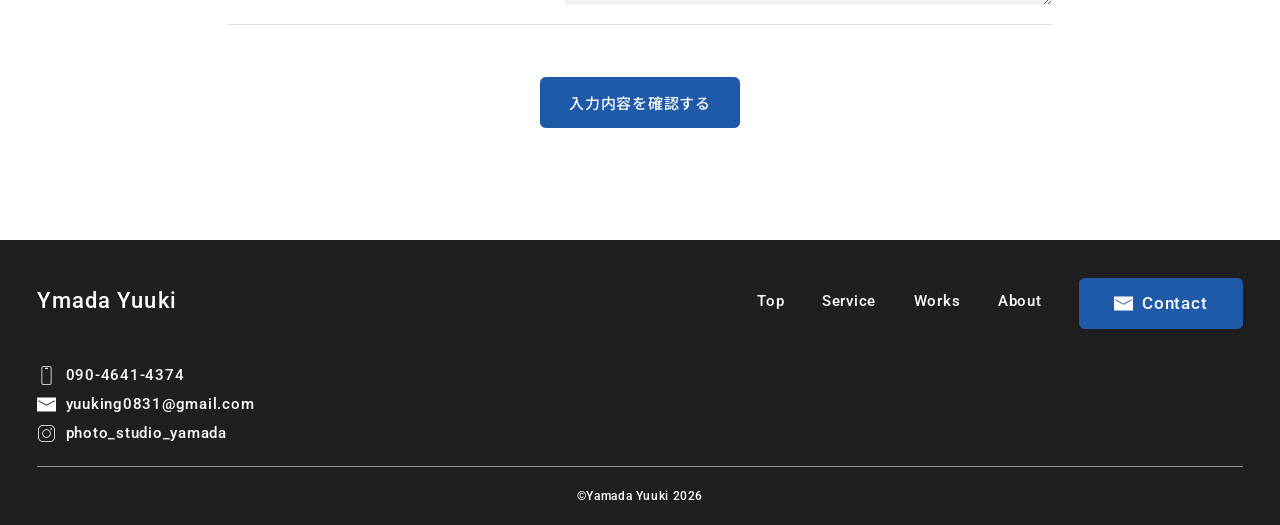
<file: contact.html>
<!DOCTYPE html>
<html lang="ja">

<head>
    <meta charset="utf-8">
    <meta name="viewport" content="width=device-width,initial-scale=1">
    <title>contact - お問い合わせ</title>
    <meta property="og:title" content="contact - お問い合わせ">
    <meta property="og:site_name" content="写真・動画制作 - 山田悠希">
    <meta name="description" content="contactページです">
    <meta name="format-detection" content="telephone=no, email=no">
    <meta property="og:type" content="article">

    <!-- font -->
    <link rel="preconnect" href="https://fonts.googleapis.com">
    <link rel="preconnect" href="https://fonts.gstatic.com" crossorigin>
    <link
        href="https://fonts.googleapis.com/css2?family=Noto+Sans+JP:wght@100..900&family=Roboto:ital,wght@0,100..900;1,100..900&display=swap"
        rel="stylesheet">

    <!-- css -->
    <link rel="stylesheet" href="css/style.css">

    <!-- noindex -->
    <meta name="robots" content="noindex">
</head>

<body>

    <!------------------------ header ------------------------>
    <header class="l-header">
        <div class="l-header-logo u-link-hover"><a href="index.html">yamada yuuki</a></div>

        <dialog class="l-header-menu js-header-menu" aria-label="ナビメニュー">

            <div class="l-header-menu-content">

                <button class="l-header-menu-close-button js-header-menu-close-button" aria-label="ハンバーガーボタン">
                    <img src="img/icon-close.svg" width="36" height="36" alt="閉じるボタン">
                </button>

                <nav class="l-header-menu-nav" aria-label="ヘッダーナビゲーション">
                    <ul class="l-header-menu-list">
                        <li class="l-header-menu-item l-header-item--top">
                            <a href="index.html" class="l-header-menu-link u-text-hover">
                                <span class="l-header-menu-text-en">top</span>
                                <span class="l-header-menu-text-ja">トップ</span>
                            </a>
                        </li>
                        <li class="l-header-menu-item">
                            <a href="service.html" class="l-header-menu-link u-text-hover">
                                <span class="l-header-menu-text-en">service</span>
                                <span class="l-header-menu-text-ja">サービス</span>
                            </a>
                        </li>
                        <li class="l-header-menu-item">
                            <a href="works.html" class="l-header-menu-link u-text-hover">
                                <span class="l-header-menu-text-en">works</span>
                                <span class="l-header-menu-text-ja">撮影実績</span>
                            </a>
                        </li>
                        <li class="l-header-menu-item">
                            <a href="about.html" class="l-header-menu-link u-text-hover">
                                <span class="l-header-menu-text-en">about</span>
                                <span class="l-header-menu-text-ja">私について</span>
                            </a>
                        </li>

                        <li class="l-header-menu-item l-header-menu-item--contact">
                            <a href="contact.html" class="l-header-menu-link">
                                <span class="l-header-menu-text-en">contact</span>
                            </a>
                        </li>
                    </ul>
                </nav>

                <address class="l-header-menu-tel">
                    <a href="tel:09046414374" class="tel-link u-link-hover">
                        <span class="tel-number">090-4641-4374</span>
                    </a>
                    <p class="reception-hours">受付時間：9:00 ~ 17:00</p>
                </address>

            </div>
        </dialog>

        <button class="l-header-menu-open-button js-header-menu-open-button" aria-label="ハンバーガーボタン">
            <span></span>
            <span></span>
            <span></span>
        </button>
    </header>

    <main>

        <!------------------------ kv ------------------------>
        <div class="c-page-kv">
            <div class="c-page-kv-inner">

                <div class="c-page-kv-title-wrap">
                    <h1 class="c-page-kv-title-ja">お問い合わせ</h1>
                    <p class="c-page-kv-title-en">contact</p>
                </div>

                <div class="c-page-kv-img">
                    <picture>
                        <source media="(min-width: 900px)" srcset="img/contact/contact-kv.jpg">
                        <img src="img/contact/contact-kv-sp.jpg" width="343" height="250" alt="スマホとそれを操作する人物の手">
                    </picture>
                </div>

                <div class="c-page-kv-breadcrumb">
                    <ol class="c-breadcrumb-list">
                        <li class="c-breadcrumb-item">
                            <a href="index.html">トップ</a>
                        </li>
                        <li class="c-breadcrumb-item c-breadcrumb-item--current">
                            依頼・お問い合わせ
                        </li>
                    </ol>
                </div>
            </div>
        </div>


        <!------------------------ form ------------------------>
        <div class="l-container-s u-ptb">

            <div class="c-contact-head">

                <div class="c-contact-title-wrap">
                    <h2 class="c-title-s">
                        お問い合わせフォーム
                    </h2>
                </div>

                <ol class="c-contact-step-list">
                    <li class="c-contact-step-item contact-step-item--current">
                        <span class="c-contact-step-number ">01</span>
                        <p class="c-contact-step-title">入力画面</p>
                    </li>
                    <li class="c-contact-step-item">
                        <span class="c-contact-step-number ">02</span>
                        <p class="c-contact-step-title">確認画面</p>
                    </li>
                    <li class="c-contact-step-item">
                        <span class="c-contact-step-number ">03</span>
                        <p class="c-contact-step-title">送信完了</p>
                    </li>
                </ol>

                <p class="c-contact-text">
                    下記の必要事項を入力の上、「確認画面へ」ボタンをクリックしてください。
                </p>
            </div>

            <form class="c-contact-list" id="contact-form">
                <div class="c-contact-item contact-form-item">
                    <p class="contact-form-item-label">
                        <span class="c-contact-item-label-text">お問い合わせの種類</span>
                        <span class="contact-form-item-required">必須</span>
                    </p>

                    <div class="contact-form-radio-wrap">
                        <label class="contact-form-radio">
                            <input type="radio" name="contactType" value="お問い合わせ" class="contact-form-radio-check"
                                checked>
                            <span class="contact-form-radio-text">お問い合わせ</span>
                        </label>
                        <label class="contact-form-radio">
                            <input type="radio" name="contactType" value="ご依頼" class="contact-form-radio-check">
                            <span class="contact-form-radio-text">ご依頼</span>
                        </label>
                    </div>
                </div>

                <div class="c-contact-item contact-form-item">
                    <label for="name" class="contact-form-item-label">
                        <span class="c-contact-item-label-text">ご氏名</span>
                        <span class="contact-form-item-required">必須</span>
                    </label>
                    <input type="text" name="name" id="name" placeholder="例：山田 太郎"
                        class="contact-form-item-text c-contact-item-text" required>
                </div>

                <div class="c-contact-item contact-form-item">
                    <label for="furigana" class="contact-form-item-label">
                        <span class="c-contact-item-label-text">ふりがな</span>
                        <span class="contact-form-item-required">必須</span>
                    </label>
                    <input type="text" name="furigana" id="furigana" placeholder="やまだ たろう"
                        class="contact-form-item-text c-contact-item-text" required>
                </div>

                <div class="c-contact-item contact-form-item">
                    <label for="email" class="contact-form-item-label">
                        <span class="c-contact-item-label-text">メールアドレス</span>
                        <span class="contact-form-item-required">必須</span>
                    </label>
                    <input type="email" name="email" id="email" placeholder="例：example@example.com"
                        class="contact-form-item-text c-contact-item-text" required>
                </div>

                <div class="c-contact-item contact-form-item">
                    <label for="tel" class="contact-form-item-label">
                        <span class="c-contact-item-label-text">電話番号</span>
                    </label>
                    <input type="text" name="tel" id="tel" placeholder="例：090-1234-5678"
                        class="contact-form-item-text c-contact-item-text">
                </div>

                <div class="c-contact-item contact-form-item">
                    <label for="area" class="contact-form-item-label">
                        <span class="c-contact-item-label-text">撮影エリア</span>
                    </label>
                    <input type="text" name="area" id="area" placeholder="例：大阪府 福島区"
                        class="contact-form-item-text c-contact-item-text">
                </div>

                <div class="c-contact-item contact-form-item">
                    <label for="message" class="contact-form-item-label">
                        <span class="c-contact-item-label-text">お問い合わせ内容</span>
                        <span class="contact-form-item-required">必須</span>
                    </label>
                    <textarea id="message" name="message" rows="6" placeholder="サービスについてのご不明な点や依頼の相談などを記入してください"
                        class="c-contact-item-text contact-form-item-text contact-form-item-text--textarea"
                        required></textarea>
                </div>

                <div class="contact-form-btn">
                    <button type="submit" class="c-btn">
                        入力内容を確認する
                    </button>
                </div>
            </form>
        </div>

    </main>

    <!------------------------ footer ------------------------>
    <footer class="footer">
        <div class="footer-content">
            <div class="footer-head">
                <div class="footer-logo">
                    <a href="index.html" class="footer-logo-link u-link-hover">ymada yuuki</a>
                </div>

                <nav class="footer-nav" aria-label="フッターナビゲーション">
                    <ul class="footer-nav-list">
                        <li class="footer-nav-item">
                            <a href="index.html" class="footer-nav-link u-text-hover">top</a>
                        </li>
                        <li class="footer-nav-item">
                            <a href="service.html" class="footer-nav-link u-text-hover">service</a>
                        </li>
                        <li class="footer-nav-item">
                            <a href="works.html" class="footer-nav-link u-text-hover">works</a>
                        </li>
                        <li class="footer-nav-item">
                            <a href="about.html" class="footer-nav-link u-text-hover">about</a>
                        </li>
                        <li class="footer-nav-item footer-nav-item--contact">
                            <a href="contact.html" class="footer-nav-link u-text-hover">contact</a>
                        </li>
                    </ul>
                </nav>
            </div>

            <address class="footer-address">
                <p class="footer-address-item footer-address-item--tel">
                    <a href="tel:09046414374" class="footer-address-link u-link-hover">
                        090-4641-4374
                    </a>
                </p>
                <p class="footer-address-item footer-address-item--mail">
                    <a href="mailto:yuuking0831@gmail.com" class="footer-address-link u-link-hover">
                        yuuking0831@gmail.com
                    </a>
                </p>
                <p class="footer-address-item footer-address-item--instagram">
                    <a href="https://www.instagram.com/photo_studio_yamada?igsh=bDQ2NDd0aDQ2emF2"
                        class="footer-address-link u-link-hover">
                        photo_studio_yamada
                    </a>
                </p>
            </address>

        </div>
        <small class="copy-right">©Yamada yuuki 2026</small>
    </footer>

    <!------------------------ js ------------------------>
    <script src="js/vendor/gsap.min.js" defer></script>
    <script type="module" src="js/main.js"></script>
</body>

</html>
</file>
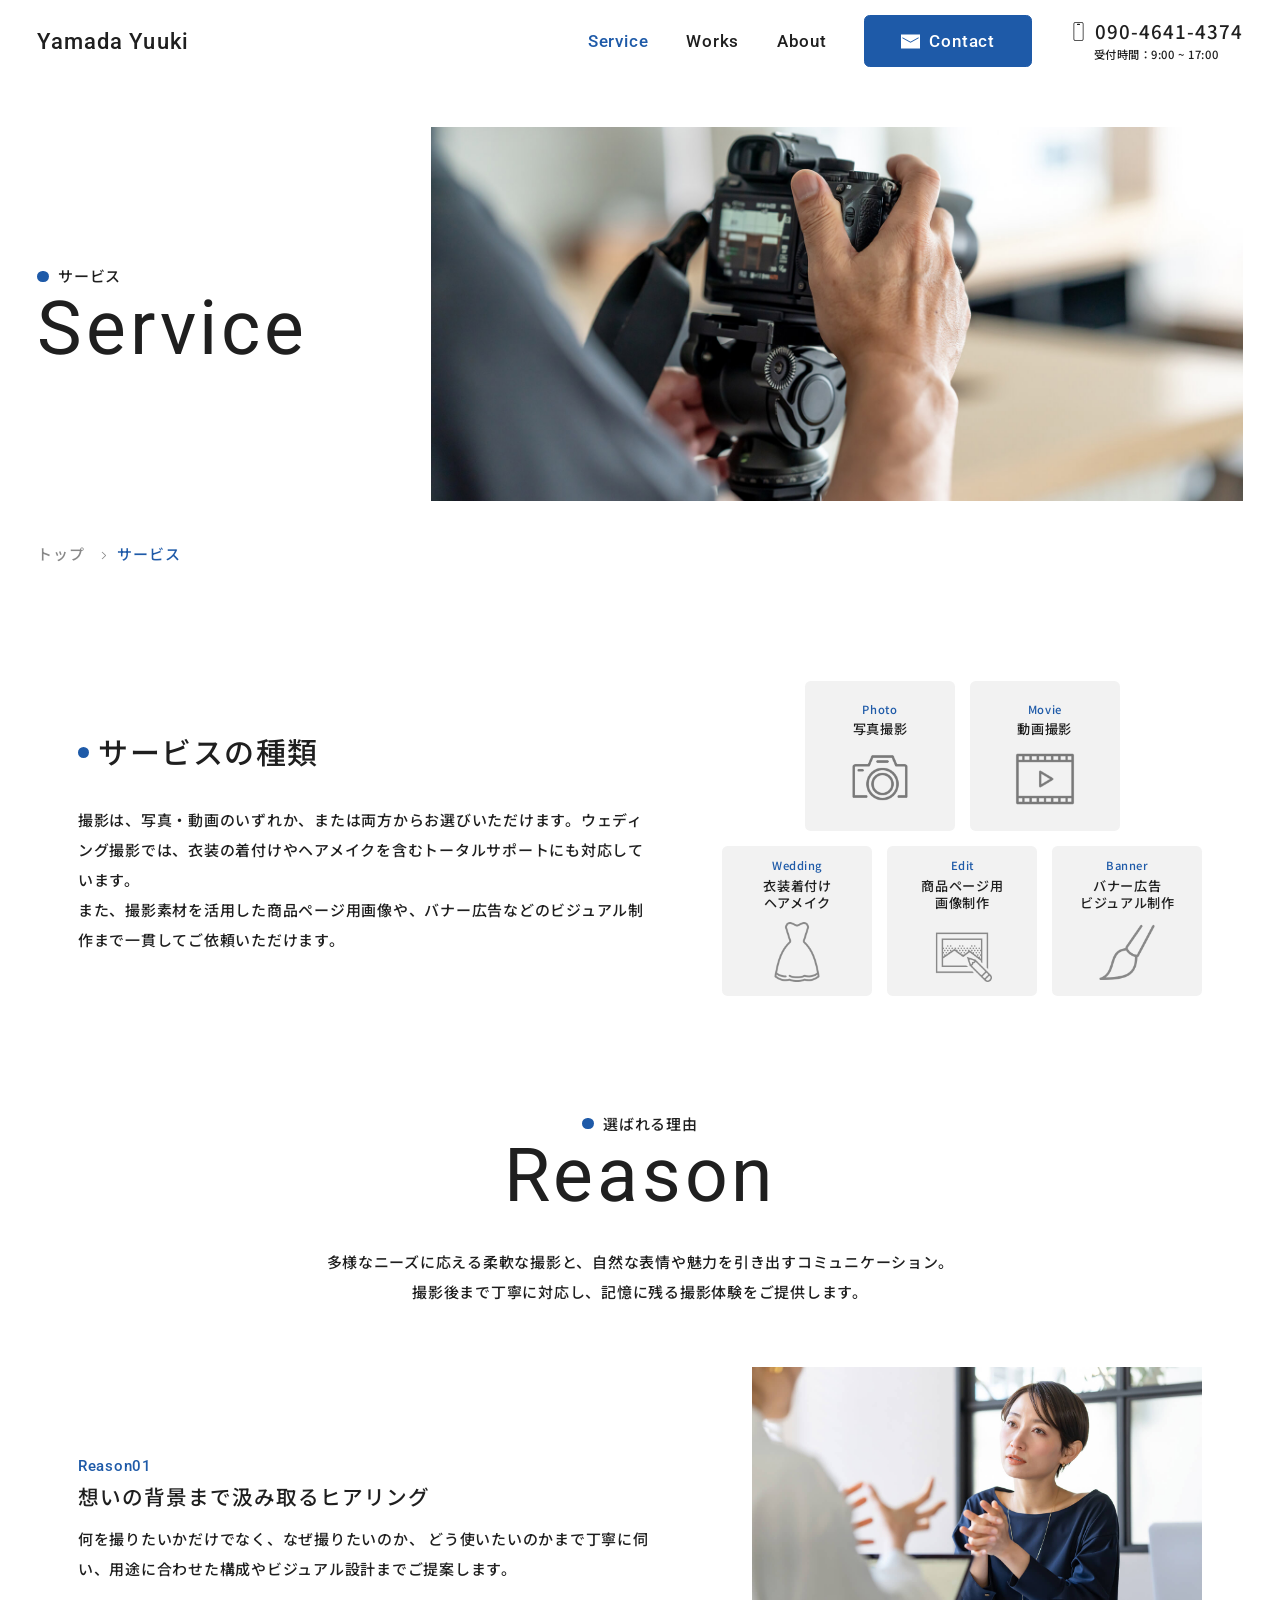
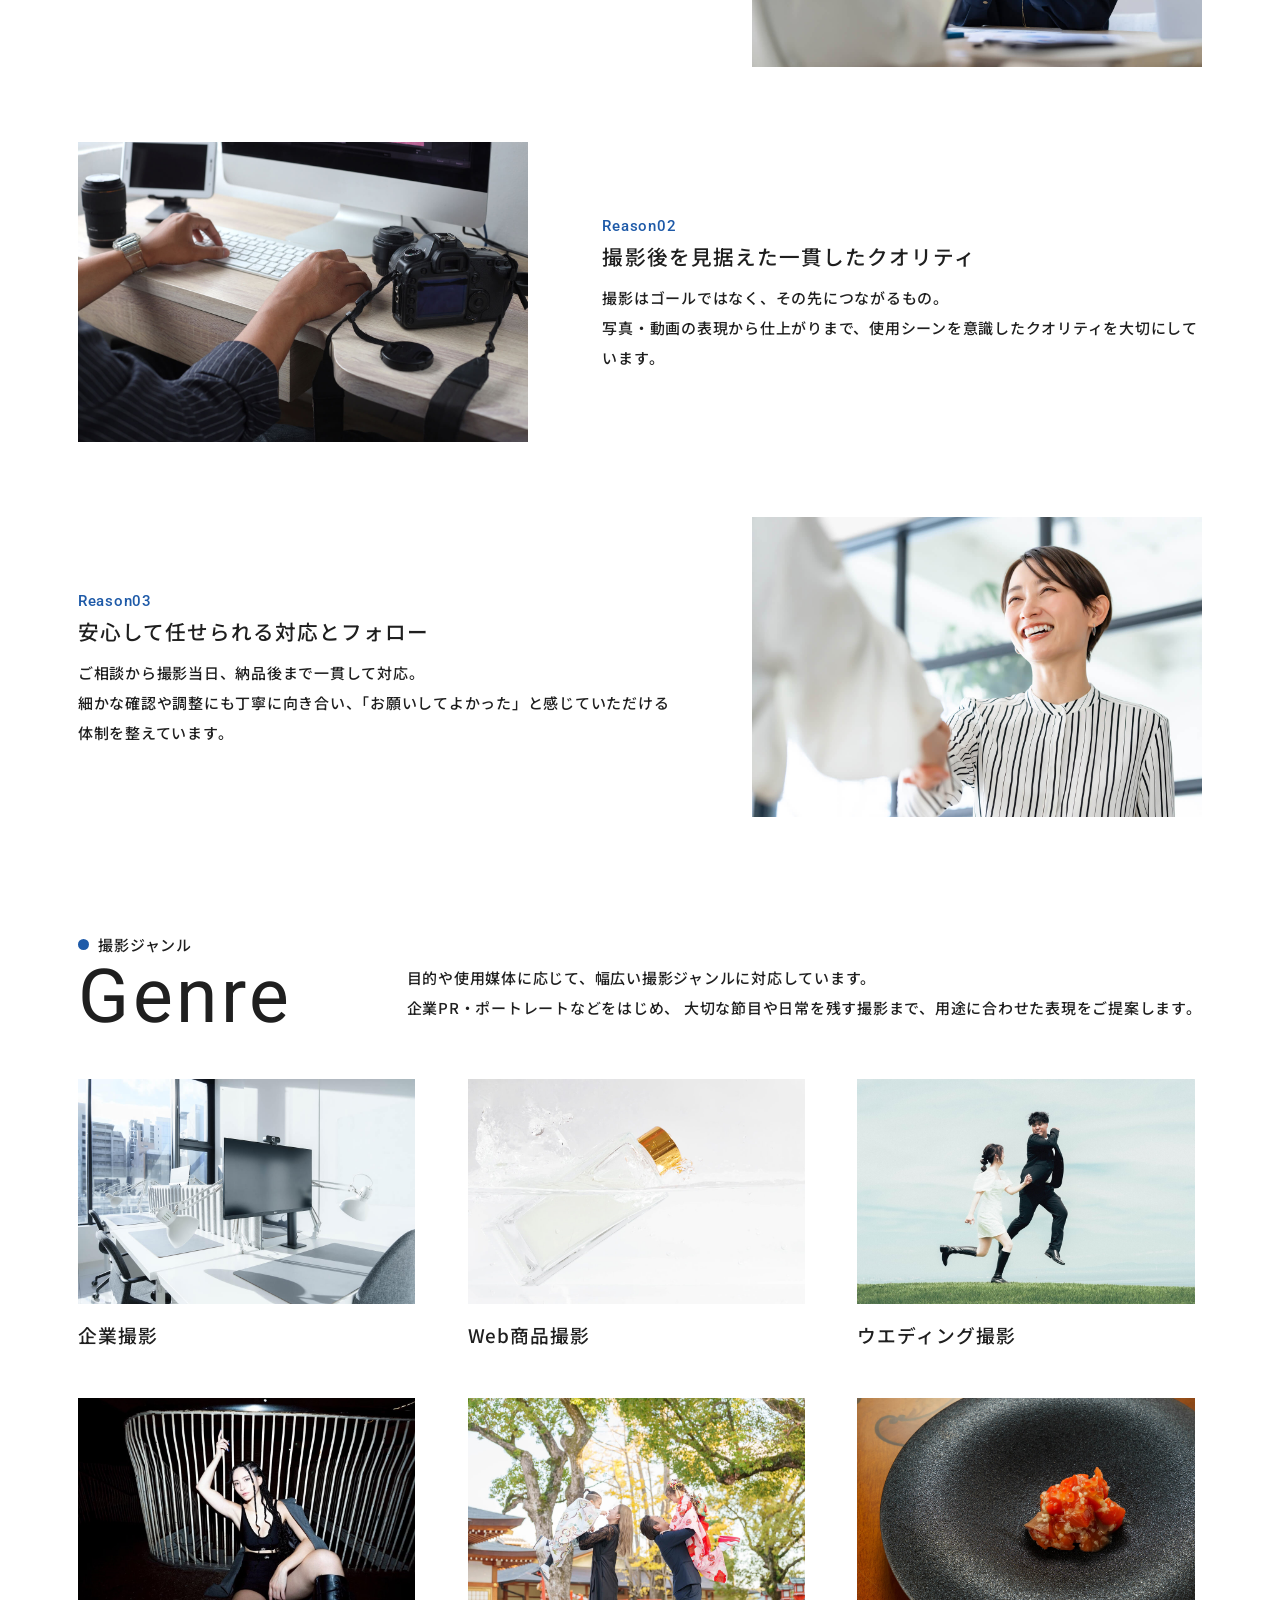
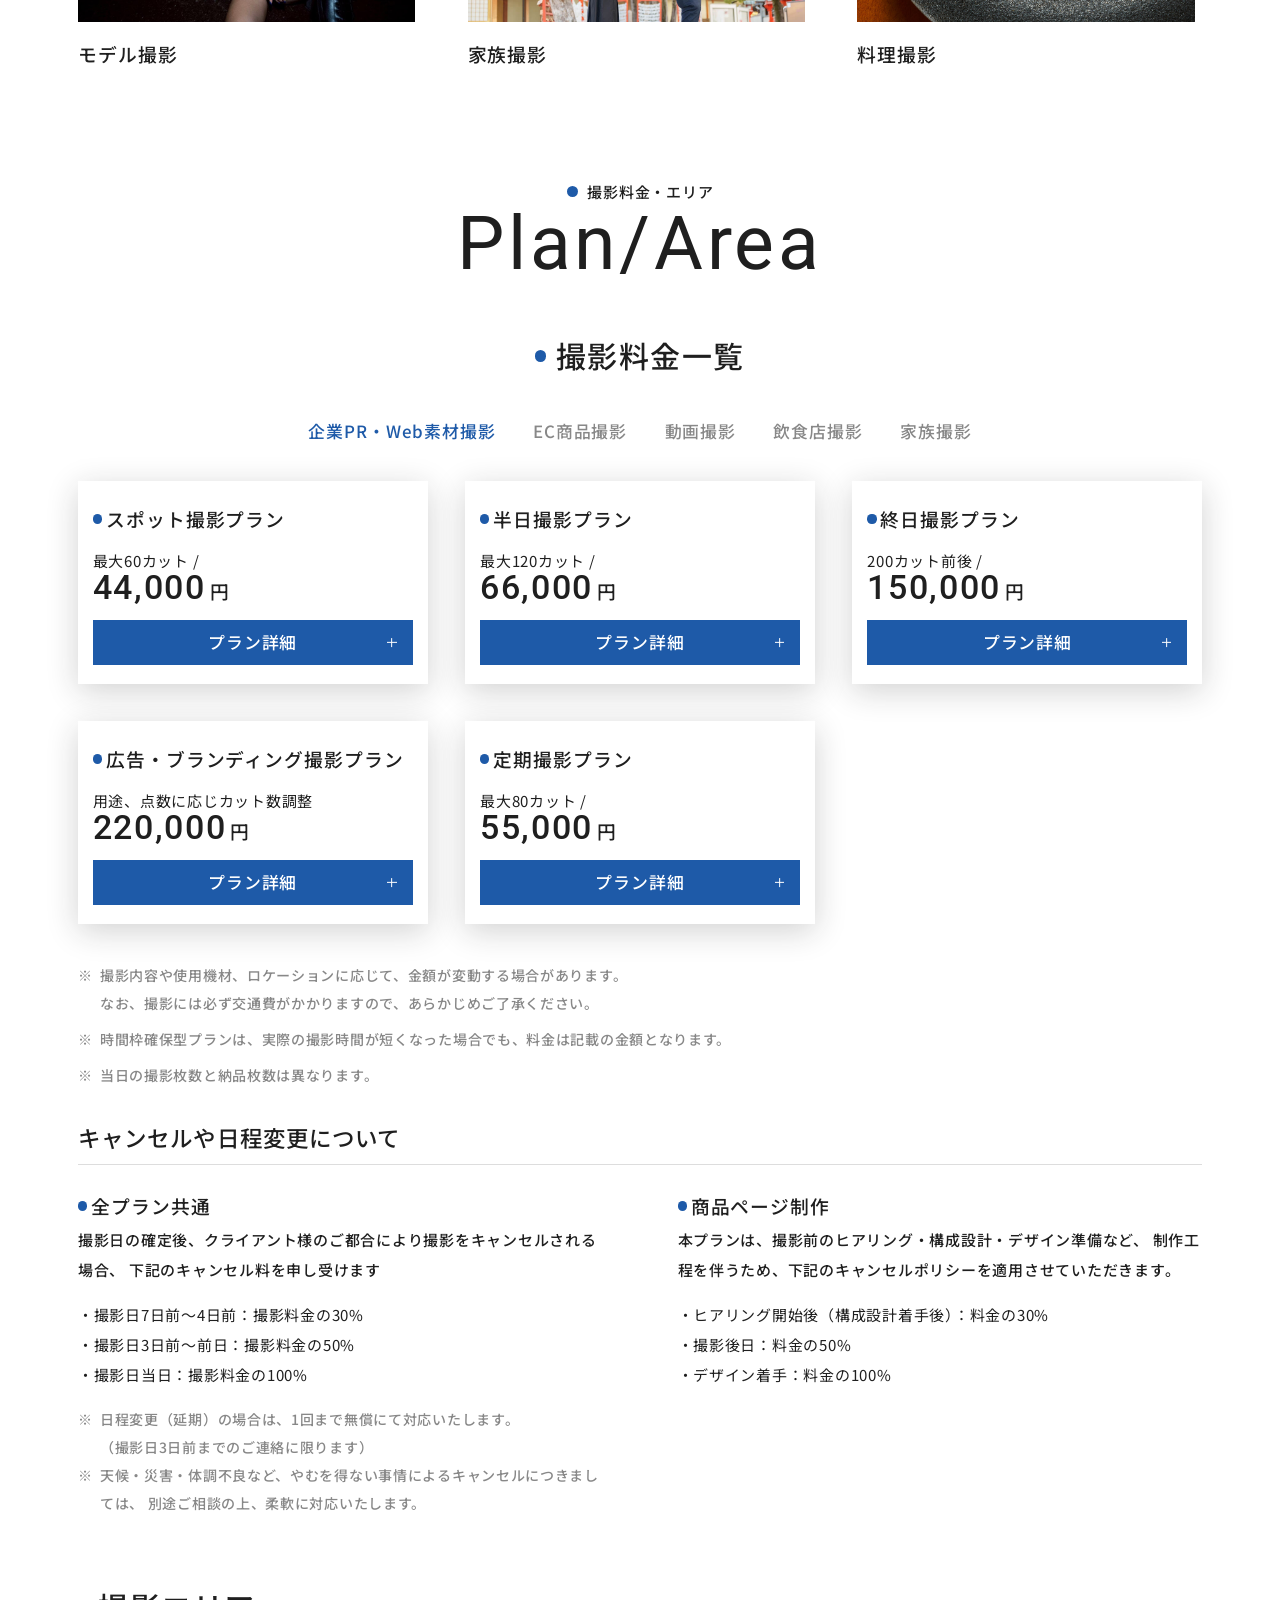
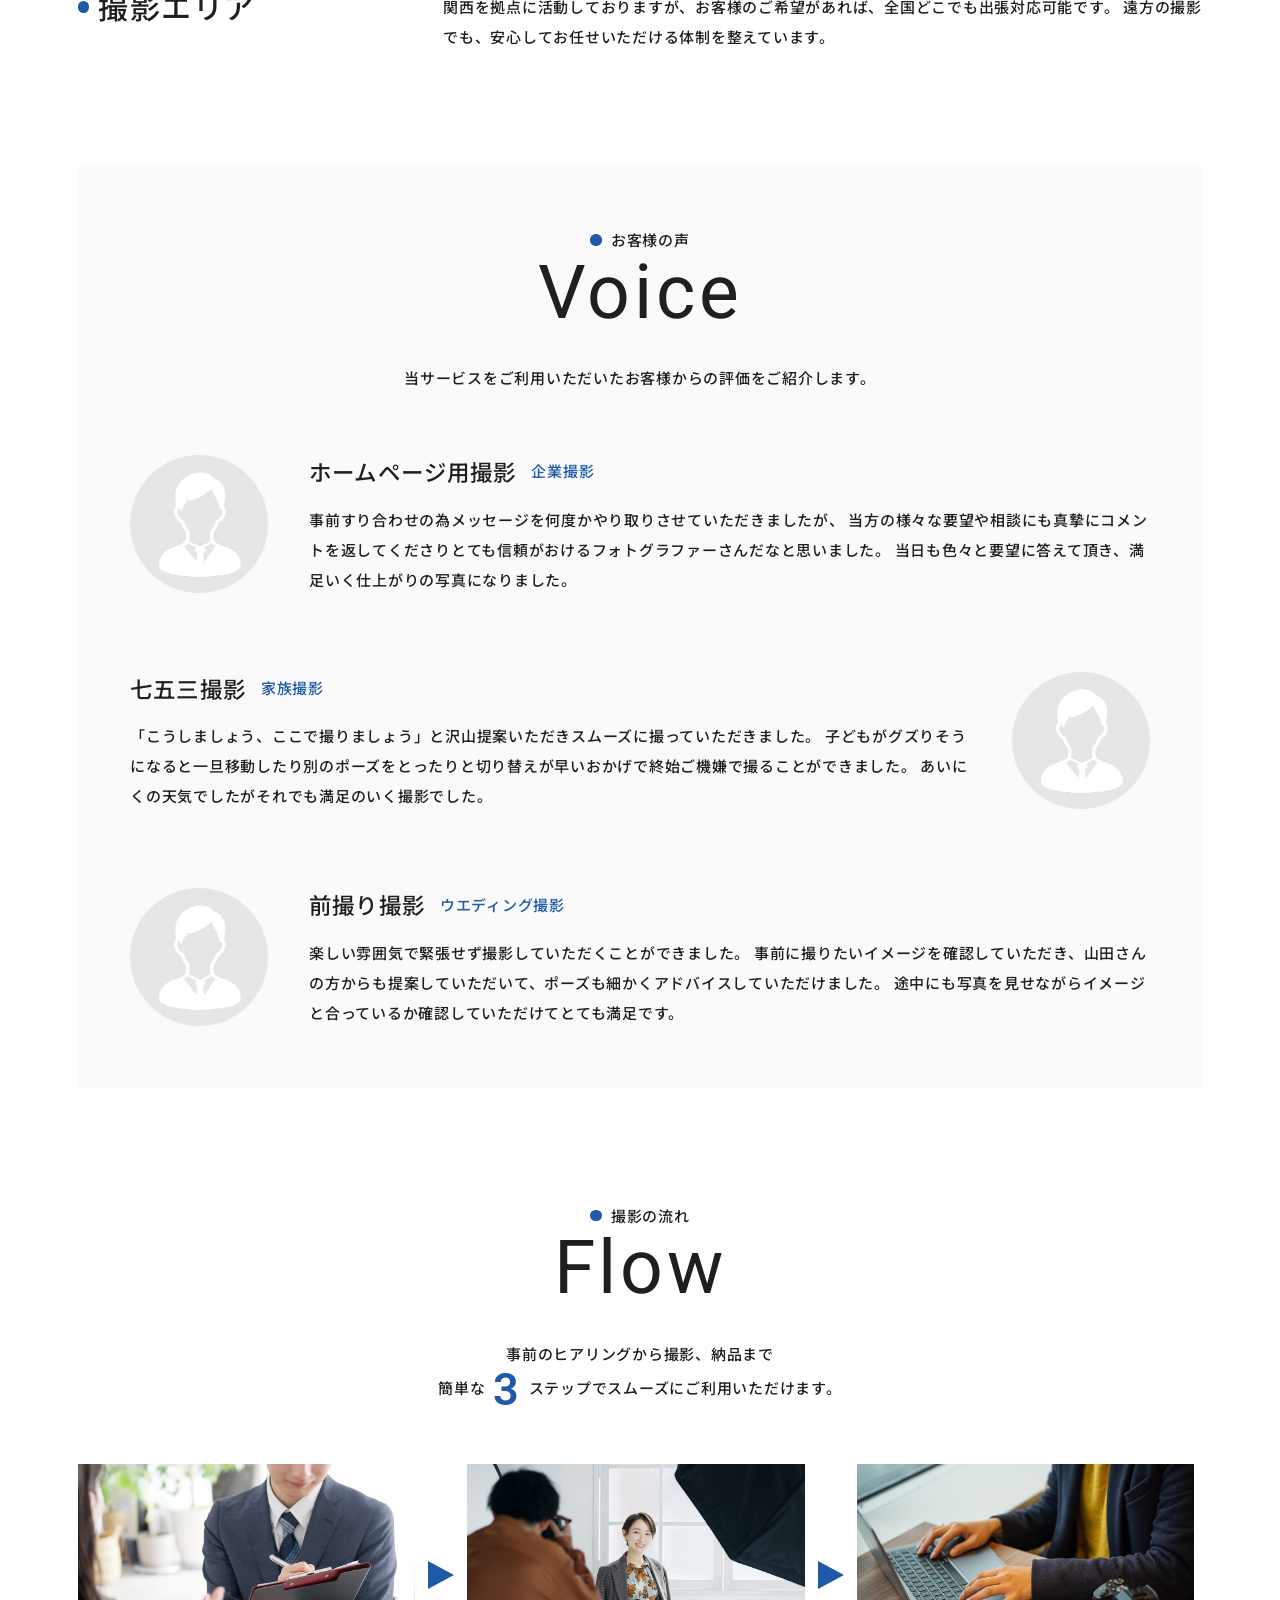
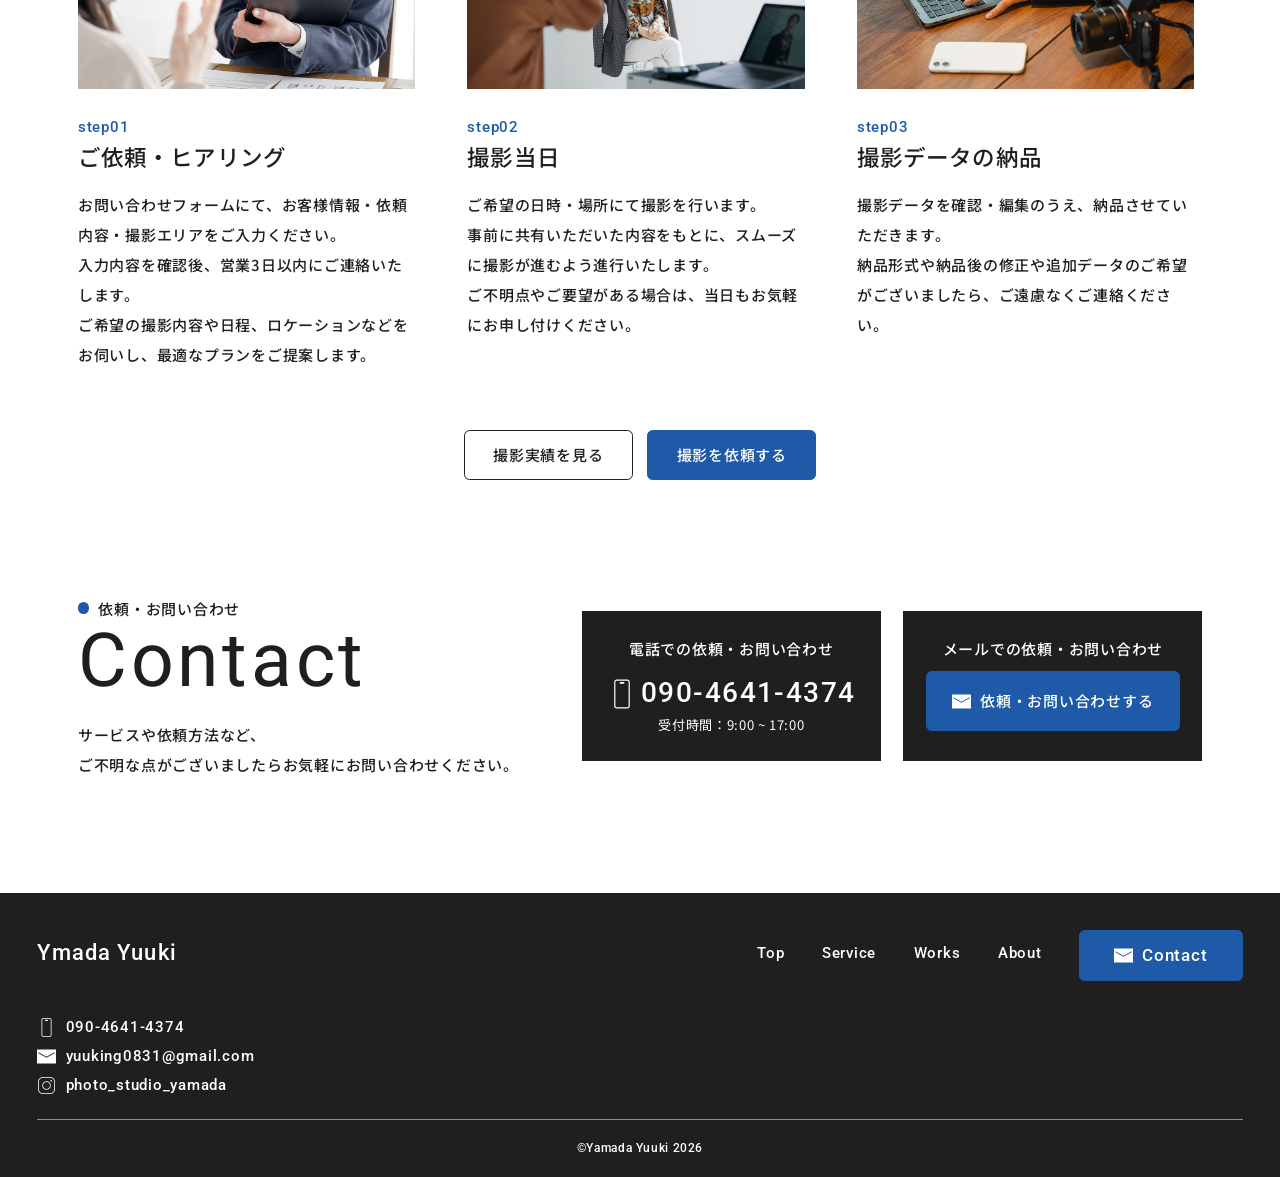
<file: service.html>
<!DOCTYPE html>
<html lang="ja">

<head>
    <meta charset="utf-8">
    <meta name="viewport" content="width=device-width,initial-scale=1">
    <title>Service - サービス</title>
    <meta property="og:title" content="Service - サービス">
    <meta property="og:site_name" content="写真・動画制作 - 山田悠希">
    <meta name="description" content="serviceページです">
    <meta name="format-detection" content="telephone=no, email=no">
    <meta property="og:type" content="article">

    <!-- font -->
    <link rel="preconnect" href="https://fonts.googleapis.com">
    <link rel="preconnect" href="https://fonts.gstatic.com" crossorigin>
    <link
        href="https://fonts.googleapis.com/css2?family=Noto+Sans+JP:wght@100..900&family=Roboto:ital,wght@0,100..900;1,100..900&display=swap"
        rel="stylesheet">

    <!-- css -->
    <link rel="stylesheet" href="css/style.css">

    <!-- noindex -->
    <meta name="robots" content="noindex">
</head>

<body>

    <!------------------------ header ------------------------>
    <header class="l-header">
        <div class="l-header-logo u-link-hover"><a href="index.html">yamada yuuki</a></div>

        <dialog class="l-header-menu js-header-menu" aria-label="ナビメニュー">

            <div class="l-header-menu-content">

                <button class="l-header-menu-close-button js-header-menu-close-button" aria-label="ハンバーガーボタン">
                    <img src="img/icon-close.svg" width="36" height="36" alt="閉じるボタン">
                </button>

                <nav class="l-header-menu-nav" aria-label="ヘッダーナビゲーション">
                    <ul class="l-header-menu-list">
                        <li class="l-header-menu-item l-header-item--top">
                            <a href="index.html" class="l-header-menu-link u-text-hover">
                                <span class="l-header-menu-text-en">top</span>
                                <span class="l-header-menu-text-ja">トップ</span>
                            </a>
                        </li>
                        <li class="l-header-menu-item">
                            <a href="service.html" class="l-header-menu-link l-header-menu-link--current u-text-hover">
                                <span class="l-header-menu-text-en">service</span>
                                <span class="l-header-menu-text-ja">サービス</span>
                            </a>
                        </li>
                        <li class="l-header-menu-item">
                            <a href="works.html" class="l-header-menu-link u-text-hover">
                                <span class="l-header-menu-text-en">works</span>
                                <span class="l-header-menu-text-ja">撮影実績</span>
                            </a>
                        </li>
                        <li class="l-header-menu-item">
                            <a href="about.html" class="l-header-menu-link u-text-hover">
                                <span class="l-header-menu-text-en">about</span>
                                <span class="l-header-menu-text-ja">私について</span>
                            </a>
                        </li>

                        <li class="l-header-menu-item l-header-menu-item--contact">
                            <a href="contact.html" class="l-header-menu-link">
                                <span class="l-header-menu-text-en">contact</span>
                            </a>
                        </li>
                    </ul>
                </nav>

                <address class="l-header-menu-tel">
                    <a href="tel:09046414374" class="tel-link u-link-hover">
                        <span class="tel-number">090-4641-4374</span>
                    </a>
                    <p class="reception-hours">受付時間：9:00 ~ 17:00</p>
                </address>

            </div>
        </dialog>

        <button class="l-header-menu-open-button js-header-menu-open-button" aria-label="ハンバーガーボタン">
            <span></span>
            <span></span>
            <span></span>
        </button>
    </header>

    <main>

        <!------------------------ kv ------------------------>
        <section class="c-page-kv">
            <div class="c-page-kv-inner">

                <div class="c-page-kv-title-wrap">
                    <h1 class="c-page-kv-title-ja">サービス</h1>
                    <p class="c-page-kv-title-en">service</p>
                </div>

                <div class="c-page-kv-img">
                    <picture>
                        <source media="(min-width: 900px)" srcset="img/service/service-kv.jpg">
                        <img src="img/service/service-kv-sp.jpg" width="343" height="250" alt="カメラを持つ人物の手">
                    </picture>
                </div>

                <div class="c-page-kv-breadcrumb">
                    <ol class="c-breadcrumb-list">
                        <li class="c-breadcrumb-item">
                            <a href="index.html">トップ</a>
                        </li>
                        <li class="c-breadcrumb-item c-breadcrumb-item--current">
                            サービス
                        </li>
                    </ol>
                </div>
            </div>
        </section>

        <!------------------------ service-types ------------------------>
        <section class="service-types l-container u-pt">

            <div class="service-types-content">
                <h2 class="c-title-s">
                    サービスの種類
                </h2>

                <p class="service-types-text">
                    <span>撮影は、写真・動画のいずれか、または両方からお選びいただけます。ウェディング撮影では、衣装の着付けやヘアメイクを含むトータルサポートにも対応しています。</span>
                    <span>また、撮影素材を活用した商品ページ用画像や、バナー広告などのビジュアル制作まで一貫してご依頼いただけます。</span>
                </p>
            </div>

            <div class="service-types-list-wrap">

                <div class="service-types-list service-types-list--first">
                    <div class="service-types-item service-types-item--photo">
                        <span class="service-types-item-title-en">photo</span>
                        <p class="service-types-item-title-ja">写真撮影</p>
                        <span class="service-types-item-icon">
                            <img src="img/service/service-types-icon-photo.png" width="64" height="64" alt="カメラのアイコン">
                        </span>
                    </div>

                    <div class="service-types-item service-types-item--movie">
                        <span class="service-types-item-title-en">movie</span>
                        <p class="service-types-item-title-ja">動画撮影</p>
                        <span class="service-types-item-icon">
                            <img src="img/service/service-types-icon-movie.png" width="64" height="64" alt="ムービーのアイコン">
                        </span>
                    </div>
                </div>

                <div class="service-types-list service-types-list--second">
                    <div class="service-types-item service-types-item--wedding">
                        <span class="service-types-item-title-en">wedding</span>
                        <p class="service-types-item-title-ja">
                            <span>衣装着付け</span>
                            <span>ヘアメイク</span>
                        </p>
                        <span class="service-types-item-icon">
                            <img src="img/service/service-types-icon-wedding.png" width="64" height="64"
                                alt="ウエディングドレスのアイコン">
                        </span>
                    </div>

                    <div class="service-types-item service-types-item--edit">
                        <span class="service-types-item-title-en">edit</span>
                        <p class="service-types-item-title-ja">
                            <span>商品ページ用</span>
                            <span>画像制作</span>
                        </p>
                        <span class="service-types-item-icon">
                            <img src="img/service/service-types-icon-edit.png" width="64" height="64"
                                alt="画像編集画面とペンのアイコン">
                        </span>
                    </div>

                    <div class="service-types-item service-types-item--banner">
                        <span class="service-types-item-title-en">banner</span>
                        <p class="service-types-item-title-ja">
                            <span>バナー広告</span>
                            <span>ビジュアル制作</span>
                        </p>
                        <span class="service-types-item-icon">
                            <img src="img/service/service-types-icon-banner.png" width="64" height="64" alt="筆のアイコン">
                        </span>
                    </div>
                </div>
            </div>

        </section>

        <!------------------------ service-reason ------------------------>
        <section class="service-reason l-container u-pt">
            <div class="service-reason-head">
                <div class="c-title">
                    <h2 class="c-title-ja">選ばれる理由</h2>
                    <p class="c-title-en">reason</p>
                </div>

                <p class="service-reason-text">
                    <span>多様なニーズに応える柔軟な撮影と、自然な表情や魅力を引き出すコミュニケーション。</span>
                    <span>撮影後まで丁寧に対応し、記憶に残る撮影体験をご提供します。</span>
                </p>
            </div>
            <ol class="service-reason-list">
                <li class="service-reason-item">
                    <div class="service-reason-item-content">
                        <span class="service-reason-item-title-en">reason01</span>
                        <h3 class="service-reason-item-title-ja">想いの背景まで汲み取るヒアリング</h3>

                        <p class="service-reason-item-text">
                            何を撮りたいかだけでなく、なぜ撮りたいのか、
                            どう使いたいのかまで丁寧に伺い、用途に合わせた構成やビジュアル設計までご提案します。
                        </p>
                    </div>
                    <div class="service-reason-item-img">
                        <img src="img/service/service-reason01.jpg" width="343" height="228" alt="打ち合わせ中のショートカットの女性">
                    </div>
                </li>

                <li class="service-reason-item service-reason-item--second">
                    <div class="service-reason-item-content">
                        <span class="service-reason-item-title-en">reason02</span>
                        <h3 class="service-reason-item-title-ja">撮影後を見据えた一貫したクオリティ</h3>

                        <p class="service-reason-item-text">
                            <span>撮影はゴールではなく、その先につながるもの。</span>
                            <span>写真・動画の表現から仕上がりまで、使用シーンを意識したクオリティを大切にしています。</span>
                        </p>
                    </div>
                    <div class="service-reason-item-img">
                        <img src="img/service/service-reason02.jpg" width="343" height="228"
                            alt="パソコンを操作する人物の手と横に置かれたカメラ">
                    </div>
                </li>

                <li class="service-reason-item">
                    <div class="service-reason-item-content">
                        <span class="service-reason-item-title-en">reason03</span>
                        <h3 class="service-reason-item-title-ja">安心して任せられる対応とフォロー</h3>

                        <p class="service-reason-item-text">
                            <span>ご相談から撮影当日、納品後まで一貫して対応。</span>
                            <span>細かな確認や調整にも丁寧に向き合い、「お願いしてよかった」と感じていただける体制を整えています。</span>
                        </p>
                    </div>
                    <div class="service-reason-item-img">
                        <img src="img/service/service-reason03.jpg" width="343" height="228" alt="笑顔で握手をするショートカットの女性">
                    </div>
                </li>
            </ol>
        </section>

        <!------------------------ service-genre ------------------------>
        <section class="service-genre l-container u-pt">
            <div class="service-genre-head">
                <div class="c-title">
                    <h2 class="c-title-ja">撮影ジャンル</h2>
                    <p class="c-title-en">genre</p>
                </div>

                <p class="service-reason-text">
                    <span>目的や使用媒体に応じて、幅広い撮影ジャンルに対応しています。 </span>
                    <span>企業PR・ポートレートなどをはじめ、 大切な節目や日常を残す撮影まで、用途に合わせた表現をご提案します。</span>
                </p>
            </div>
            <div class="service-genre-list">
                <div class="service-genre-item">
                    <div class="service-genre-item-img"><img src="img/service/service-genre01.jpg" width="343"
                            height="228" alt="日差しに照らされる、オフィスに置かれたパソコン"></div>
                    <h3 class="service-genre-item-title">企業撮影</h3>
                </div>
                <div class="service-genre-item">
                    <div class="service-genre-item-img"><img src="img/service/service-genre02.jpg" width="343"
                            height="228" alt="水につけられた化粧品"></div>
                    <h3 class="service-genre-item-title">Web商品撮影</h3>
                </div>
                <div class="service-genre-item">
                    <div class="service-genre-item-img"><img src="img/service/service-genre03.jpg" width="343"
                            height="228" alt="芝生の上で楽しそうにスキップをする男女"></div>
                    <h3 class="service-genre-item-title">ウエディング撮影</h3>
                </div>
                <div class="service-genre-item">
                    <div class="service-genre-item-img"><img src="img/service/service-genre04.jpg" width="343"
                            height="228" alt="暗い夜の中、クールにポーズをとる女性"></div>
                    <h3 class="service-genre-item-title">モデル撮影</h3>
                </div>
                <div class="service-genre-item">
                    <div class="service-genre-item-img"><img src="img/service/service-genre05.jpg" width="343"
                            height="228" alt="笑顔で子供を抱き上げる夫婦"></div>
                    <h3 class="service-genre-item-title">家族撮影</h3>
                </div>
                <div class="service-genre-item">
                    <div class="service-genre-item-img"><img src="img/service/service-genre06.jpg" width="343"
                            height="228" alt="黒いお皿に盛りつけられた辛味料理"></div>
                    <h3 class="service-genre-item-title">料理撮影</h3>
                </div>
            </div>
        </section>

        <!------------------------ service-plan-area ------------------------>
        <section class="service-plan-area l-container u-pt">

            <div class="service-plan-area-title">
                <div class="c-title">
                    <h2 class="c-title-ja">撮影料金・エリア</h2>
                    <p class="c-title-en">plan/area</p>
                </div>
            </div>

            <!------------------------ plan ------------------------>
            <section class="service-plan">

                <div class="service-plan-title">
                    <h3 class="c-title-s">
                        撮影料金一覧
                    </h3>
                </div>

                <div class="c-tab-list">
                    <div class="c-tab-item">
                        <button data-tab="company"
                            class="c-tab-link u-text-hover service-plan-tab-btn--current js-service-plan-tab-btn">企業PR・Web素材撮影</button>
                    </div>

                    <div class="c-tab-item">
                        <button data-tab="ec" class="c-tab-link u-text-hover js-service-plan-tab-btn">EC商品撮影</button>
                    </div>

                    <div class="c-tab-item">
                        <button data-tab="movie" class="c-tab-link u-text-hover js-service-plan-tab-btn">動画撮影</button>
                    </div>

                    <div class="c-tab-item">
                        <button data-tab="cook" class="c-tab-link u-text-hover js-service-plan-tab-btn">飲食店撮影</button>
                    </div>

                    <div class="c-tab-item">
                        <button data-tab="family" class="c-tab-link u-text-hover js-service-plan-tab-btn">家族撮影</button>
                    </div>
                </div>

                <div data-panel="company" class="service-plan-list js-service-plan-list is-active">
                    <article class="service-plan-item">

                        <div class="service-plan-item-head">
                            <h4 class="service-plan-item-title">
                                スポット撮影プラン
                            </h4>

                            <p class="service-plan-item-limit">最大60カット /</p>
                            <strong class="service-plan-item-price">
                                <span class="service-plan-item-price-number">44,000</span>
                                <span class="service-plan-item-price-unit">円</span>
                            </strong>
                        </div>

                        <details name="accordion" class="service-plan-item-detail js-details">
                            <summary class="service-plan-item-detail-btn js-summary">
                                プラン詳細
                                <span class="service-plan-item-detail-btn-icon"></span>
                            </summary>

                            <div class="service-plan-item-detail-group-wrap js-accordion">
                                <dl class="service-plan-item-detail-group">
                                    <div class="service-plan-item-detail-item">

                                        <dt class="service-plan-item-detail-label">撮影用途</dt>

                                        <dd class="service-plan-item-detail-text">
                                            <ul class="service-plan-item-detail-list">
                                                <li class="service-plan-item-detail-list-item">
                                                    特定の業務シーンのみ（作業風景、接客対応など）
                                                </li>
                                                <li class="service-plan-item-detail-list-item">
                                                    スタッフ数名の簡易プロフィール撮影
                                                </li>
                                                <li class="service-plan-item-detail-list-item">
                                                    Web/SNS用の限られた素材撮影
                                                </li>
                                            </ul>
                                        </dd>

                                    </div>

                                    <div class="service-plan-item-detail-item">

                                        <dt class="service-plan-item-detail-label">撮影内容</dt>

                                        <dd class="service-plan-item-detail-text">
                                            <ul class="service-plan-item-detail-list">
                                                <li class="service-plan-item-detail-list-item">
                                                    社内風景
                                                </li>
                                                <li class="service-plan-item-detail-list-item">
                                                    業務イメージ
                                                </li>
                                                <li class="service-plan-item-detail-list-item">
                                                    Web/プロフィール撮影
                                                </li>
                                                <li class="service-plan-item-detail-list-item">
                                                    Web・SNS用素材
                                                </li>
                                                <li class="service-plan-item-detail-list-item">
                                                    広告
                                                </li>
                                            </ul>
                                        </dd>

                                    </div>

                                    <div class="service-plan-item-detail-item">

                                        <dt class="service-plan-item-detail-label">撮影時間</dt>

                                        <dd class="service-plan-item-detail-text">
                                            90分
                                        </dd>

                                    </div>

                                    <div class="service-plan-item-detail-item">

                                        <dt class="service-plan-item-detail-label">納期</dt>

                                        <dd class="service-plan-item-detail-text">
                                            3日
                                        </dd>

                                    </div>

                                    <div class="service-plan-item-detail-item">

                                        <dt class="service-plan-item-detail-label">プラン説明</dt>

                                        <dd class="service-plan-item-detail-text">
                                            撮影当日は、用途や構図を考慮しながら数百カット以上の撮影を行い、
                                            その中から品質基準を満たした写真をセレクト。
                                            明るさ・色味・トーンを整える編集を行った上で、
                                            最大60カットを納品いたします。
                                        </dd>

                                    </div>

                                    <div class="service-plan-item-detail-item">

                                        <dt class="service-plan-item-detail-label">納品条件</dt>

                                        <dd class="service-plan-item-detail-text">
                                            セレクトはフォトグラファー任意
                                        </dd>

                                    </div>

                                    <div class="service-plan-item-detail-item">

                                        <dt class="service-plan-item-detail-label">備考</dt>

                                        <dd class="service-plan-item-detail-text">
                                            品質基準を満たした写真をセレクト・編集（現像）した上で納品いたします。
                                        </dd>

                                    </div>
                                </dl>
                            </div>
                        </details>
                    </article>

                    <article class="service-plan-item">

                        <div class="service-plan-item-head">
                            <h4 class="service-plan-item-title">
                                半日撮影プラン
                            </h4>

                            <p class="service-plan-item-limit">最大120カット /</p>
                            <strong class="service-plan-item-price">
                                <span class="service-plan-item-price-number">66,000</span>
                                <span class="service-plan-item-price-unit">円</span>
                            </strong>
                        </div>

                        <details name="accordion" class="service-plan-item-detail js-details">
                            <summary class="service-plan-item-detail-btn js-summary">
                                プラン詳細
                                <span class="service-plan-item-detail-btn-icon"></span>
                            </summary>

                            <div class="js-accordion service-plan-item-detail-group-wrap">
                                <dl class="service-plan-item-detail-group  js-service-plan-item-detail-group">
                                    <div class="service-plan-item-detail-item">

                                        <dt class="service-plan-item-detail-label">撮影用途</dt>

                                        <dd class="service-plan-item-detail-text">
                                            <ul class="service-plan-item-detail-list">
                                                <li class="service-plan-item-detail-list-item">
                                                    企業撮影が初めてで、まずは一通りの素材を揃えたい
                                                </li>
                                            </ul>
                                        </dd>

                                    </div>

                                    <div class="service-plan-item-detail-item">

                                        <dt class="service-plan-item-detail-label">撮影内容</dt>

                                        <dd class="service-plan-item-detail-text">
                                            <ul class="service-plan-item-detail-list">
                                                <li class="service-plan-item-detail-list-item">
                                                    社内風景
                                                </li>
                                                <li class="service-plan-item-detail-list-item">
                                                    業務イメージ
                                                </li>
                                                <li class="service-plan-item-detail-list-item">
                                                    Web/プロフィール撮影
                                                </li>
                                                <li class="service-plan-item-detail-list-item">
                                                    Web・SNS用素材
                                                </li>
                                                <li class="service-plan-item-detail-list-item">
                                                    広告
                                                </li>
                                            </ul>
                                        </dd>

                                    </div>

                                    <div class="service-plan-item-detail-item">

                                        <dt class="service-plan-item-detail-label">撮影時間</dt>

                                        <dd class="service-plan-item-detail-text">
                                            最大3時間
                                        </dd>

                                    </div>

                                    <div class="service-plan-item-detail-item">

                                        <dt class="service-plan-item-detail-label">納期</dt>

                                        <dd class="service-plan-item-detail-text">
                                            7日
                                        </dd>

                                    </div>

                                    <div class="service-plan-item-detail-item">

                                        <dt class="service-plan-item-detail-label">プラン説明</dt>

                                        <dd class="service-plan-item-detail-text">
                                            撮影当日は、用途や構図を考慮しながら数百カット以上の撮影を行い、
                                            その中から品質基準を満たした写真をセレクト。
                                            明るさ・色味・トーンを整える編集を行った上で、
                                            最大120カットを納品いたします。
                                        </dd>

                                    </div>

                                    <div class="service-plan-item-detail-item">

                                        <dt class="service-plan-item-detail-label">納品条件</dt>

                                        <dd class="service-plan-item-detail-text">
                                            セレクトはフォトグラファー任意
                                        </dd>

                                    </div>

                                    <div class="service-plan-item-detail-item">

                                        <dt class="service-plan-item-detail-label">備考</dt>

                                        <dd class="service-plan-item-detail-text">
                                            本プランは最大3時間枠の料金となります
                                        </dd>

                                    </div>
                                </dl>
                            </div>
                        </details>
                    </article>

                    <article class="service-plan-item">

                        <div class="service-plan-item-head">
                            <h4 class="service-plan-item-title">
                                終日撮影プラン
                            </h4>

                            <p class="service-plan-item-limit">200カット前後 /</p>
                            <strong class="service-plan-item-price">
                                <span class="service-plan-item-price-number">150,000</span>
                                <span class="service-plan-item-price-unit">円</span>
                            </strong>
                        </div>

                        <details name="accordion" class="service-plan-item-detail js-details">
                            <summary class="service-plan-item-detail-btn js-summary">
                                プラン詳細
                                <span class="service-plan-item-detail-btn-icon"></span>
                            </summary>

                            <div class="js-accordion service-plan-item-detail-group-wrap">
                                <dl class="service-plan-item-detail-group">
                                    <div class="service-plan-item-detail-item">

                                        <dt class="service-plan-item-detail-label">撮影用途</dt>

                                        <dd class="service-plan-item-detail-text">
                                            <ul class="service-plan-item-detail-list">
                                                <li class="service-plan-item-detail-list-item">
                                                    特定の業務シーンのみ（作業風景、接客対応など）
                                                </li>
                                                <li class="service-plan-item-detail-list-item">
                                                    スタッフ数名の簡易プロフィール撮影
                                                </li>
                                                <li class="service-plan-item-detail-list-item">
                                                    Web/SNS用の限られた素材撮影
                                                </li>
                                            </ul>
                                        </dd>

                                    </div>

                                    <div class="service-plan-item-detail-item">

                                        <dt class="service-plan-item-detail-label">撮影内容</dt>

                                        <dd class="service-plan-item-detail-text">
                                            <ul class="service-plan-item-detail-list">
                                                <li class="service-plan-item-detail-list-item">
                                                    社内風景
                                                </li>
                                                <li class="service-plan-item-detail-list-item">
                                                    業務イメージ
                                                </li>
                                                <li class="service-plan-item-detail-list-item">
                                                    Web/プロフィール撮影
                                                </li>
                                                <li class="service-plan-item-detail-list-item">
                                                    複数シーン対応
                                                </li>
                                                <li class="service-plan-item-detail-list-item">
                                                    Web・SNS用素材
                                                </li>
                                                <li class="service-plan-item-detail-list-item">
                                                    広告
                                                </li>
                                            </ul>
                                        </dd>

                                    </div>

                                    <div class="service-plan-item-detail-item">

                                        <dt class="service-plan-item-detail-label">撮影時間</dt>

                                        <dd class="service-plan-item-detail-text">
                                            最大6時間
                                        </dd>

                                    </div>

                                    <div class="service-plan-item-detail-item">

                                        <dt class="service-plan-item-detail-label">納期</dt>

                                        <dd class="service-plan-item-detail-text">
                                            3日
                                        </dd>

                                    </div>

                                    <div class="service-plan-item-detail-item">

                                        <dt class="service-plan-item-detail-label">プラン説明</dt>

                                        <dd class="service-plan-item-detail-text">
                                            撮影当日は、用途や構図を考慮しながら数百カット以上の撮影を行い、
                                            その中から品質基準を満たした写真をセレクト。
                                            明るさ・色味・トーンを整える編集を行った上で、
                                            200カット、もしくはそれ以外を納品いたします。
                                        </dd>

                                    </div>

                                    <div class="service-plan-item-detail-item">

                                        <dt class="service-plan-item-detail-label">納品条件</dt>

                                        <dd class="service-plan-item-detail-text">
                                            セレクトはフォトグラファー任意
                                        </dd>

                                    </div>

                                    <div class="service-plan-item-detail-item">

                                        <dt class="service-plan-item-detail-label">備考</dt>

                                        <dd class="service-plan-item-detail-text">
                                            内容・規模により見積調整あり
                                        </dd>

                                    </div>
                                </dl>
                            </div>
                        </details>
                    </article>

                    <article class="service-plan-item">

                        <div class="service-plan-item-head">
                            <h4 class="service-plan-item-title">
                                広告・ブランディング撮影プラン
                            </h4>

                            <p class="service-plan-item-limit">用途、点数に応じカット数調整</p>
                            <strong class="service-plan-item-price">
                                <span class="service-plan-item-price-number">220,000</span>
                                <span class="service-plan-item-price-unit">円</span>
                            </strong>
                        </div>

                        <details name="accordion" class="service-plan-item-detail js-details">
                            <summary class="service-plan-item-detail-btn js-summary">
                                プラン詳細
                                <span class="service-plan-item-detail-btn-icon"></span>
                            </summary>

                            <div class="service-plan-item-detail-group-wrap js-accordion">
                                <dl class="service-plan-item-detail-group">
                                    <div class="service-plan-item-detail-item">

                                        <dt class="service-plan-item-detail-label">撮影用途</dt>

                                        <dd class="service-plan-item-detail-text">
                                            <ul class="service-plan-item-detail-list">
                                                <li class="service-plan-item-detail-list-item">
                                                    構成、カットイメージの事前設計
                                                </li>
                                                <li class="service-plan-item-detail-list-item">
                                                    広告・プロモーション用途を想定した仕上げにしたい
                                                </li>
                                            </ul>
                                        </dd>

                                    </div>

                                    <div class="service-plan-item-detail-item">

                                        <dt class="service-plan-item-detail-label">撮影内容</dt>

                                        <dd class="service-plan-item-detail-text">
                                            <ul class="service-plan-item-detail-list">
                                                <li class="service-plan-item-detail-list-item">
                                                    社内風景
                                                </li>
                                                <li class="service-plan-item-detail-list-item">
                                                    業務イメージ
                                                </li>
                                                <li class="service-plan-item-detail-list-item">
                                                    Web/プロフィール撮影
                                                </li>
                                                <li class="service-plan-item-detail-list-item">
                                                    Web・SNS用素材
                                                </li>
                                                <li class="service-plan-item-detail-list-item">
                                                    広告
                                                </li>
                                            </ul>
                                        </dd>

                                    </div>

                                    <div class="service-plan-item-detail-item">

                                        <dt class="service-plan-item-detail-label">撮影時間</dt>

                                        <dd class="service-plan-item-detail-text">
                                            半日 ～ 終日
                                        </dd>

                                    </div>

                                    <div class="service-plan-item-detail-item">

                                        <dt class="service-plan-item-detail-label">納期</dt>

                                        <dd class="service-plan-item-detail-text">
                                            7日
                                        </dd>

                                    </div>

                                    <div class="service-plan-item-detail-item">

                                        <dt class="service-plan-item-detail-label">プラン説明</dt>

                                        <dd class="service-plan-item-detail-text">
                                            本プランのみ、撮影前にヒアリングシートを送付し、
                                            事業内容・撮影目的・使用媒体・ターゲットなどを 事前に整理させていただきます。
                                            ヒアリング内容をもとに、Zoom等を使用したオンライン打ち合わせを実施し、
                                            構成・カットイメージを事前に設計した上で、撮影内容をご提案いたします。
                                        </dd>

                                    </div>

                                    <div class="service-plan-item-detail-item">

                                        <dt class="service-plan-item-detail-label">納品条件</dt>

                                        <dd class="service-plan-item-detail-text">
                                            セレクトはフォトグラファー任意
                                        </dd>

                                    </div>

                                    <div class="service-plan-item-detail-item">

                                        <dt class="service-plan-item-detail-label">備考</dt>

                                        <dd class="service-plan-item-detail-text">
                                            本プランは撮影作業のみではなく、 企画・設計・編集を含めた制作プランとなります。
                                        </dd>

                                    </div>
                                </dl>
                            </div>
                        </details>
                    </article>

                    <article class="service-plan-item">

                        <div class="service-plan-item-head">
                            <h4 class="service-plan-item-title">
                                定期撮影プラン
                            </h4>

                            <p class="service-plan-item-limit">最大80カット / </p>
                            <strong class="service-plan-item-price">
                                <span class="service-plan-item-price-number">55,000</span>
                                <span class="service-plan-item-price-unit">円</span>
                            </strong>
                        </div>

                        <details name="accordion" class="service-plan-item-detail js-details">
                            <summary class="service-plan-item-detail-btn js-summary">
                                プラン詳細
                                <span class="service-plan-item-detail-btn-icon"></span>
                            </summary>

                            <div class="service-plan-item-detail-group-wrap js-accordion">
                                <dl class="service-plan-item-detail-group">
                                    <div class="service-plan-item-detail-item">

                                        <dt class="service-plan-item-detail-label">撮影用途</dt>

                                        <dd class="service-plan-item-detail-text">
                                            <ul class="service-plan-item-detail-list">
                                                <li class="service-plan-item-detail-list-item">
                                                    3ヶ月契約 / 月1回撮影（計3回）
                                                </li>
                                                <li class="service-plan-item-detail-list-item">
                                                    定期的にSNSやHP更新をしたい
                                                </li>
                                                <li class="service-plan-item-detail-list-item">
                                                    採用・広報素材を継続的に増やしたい
                                                </li>
                                            </ul>
                                        </dd>

                                    </div>

                                    <div class="service-plan-item-detail-item">

                                        <dt class="service-plan-item-detail-label">撮影内容</dt>

                                        <dd class="service-plan-item-detail-text">
                                            <ul class="service-plan-item-detail-list">
                                                <li class="service-plan-item-detail-list-item">
                                                    社内風景
                                                </li>
                                                <li class="service-plan-item-detail-list-item">
                                                    業務イメージ
                                                </li>
                                                <li class="service-plan-item-detail-list-item">
                                                    Web/プロフィール撮影
                                                </li>
                                                <li class="service-plan-item-detail-list-item">
                                                    Web・SNS用素材
                                                </li>
                                                <li class="service-plan-item-detail-list-item">
                                                    広告
                                                </li>
                                            </ul>
                                        </dd>

                                    </div>

                                    <div class="service-plan-item-detail-item">

                                        <dt class="service-plan-item-detail-label">撮影時間</dt>

                                        <dd class="service-plan-item-detail-text">
                                            最大80分
                                        </dd>

                                    </div>

                                    <div class="service-plan-item-detail-item">

                                        <dt class="service-plan-item-detail-label">納期</dt>

                                        <dd class="service-plan-item-detail-text">
                                            4日
                                        </dd>

                                    </div>

                                    <div class="service-plan-item-detail-item">

                                        <dt class="service-plan-item-detail-label">プラン説明</dt>

                                        <dd class="service-plan-item-detail-text">
                                            撮影当日は、用途や構図を考慮しながら数百カット以上の撮影を行い、
                                            その中から品質基準を満たした写真をセレクト。
                                            明るさ・色味・トーンを整える編集を行った上で、
                                            最大80カットを納品いたします。
                                        </dd>

                                    </div>

                                    <div class="service-plan-item-detail-item">

                                        <dt class="service-plan-item-detail-label">納品条件</dt>

                                        <dd class="service-plan-item-detail-text">
                                            セレクトはフォトグラファー任意
                                        </dd>

                                    </div>
                                </dl>
                            </div>
                        </details>
                    </article>
                </div>

                <div data-panel="ec" class="service-plan-list js-service-plan-list">
                    <article class="service-plan-item">

                        <div class="service-plan-item-head">
                            <h4 class="service-plan-item-title">
                                ライト物撮りプラン
                            </h4>

                            <p class="service-plan-item-text">
                                商品ページ制作に必要な最低限の構成を想定し、
                                基本的な角度・情報が伝わるカットを撮影します。
                            </p>
                        </div>

                        <details name="accordion" class="service-plan-item-detail js-details">
                            <summary class="service-plan-item-detail-btn js-summary">
                                プラン詳細
                                <span class="service-plan-item-detail-btn-icon"></span>
                            </summary>

                            <div class="service-plan-item-detail-group-wrap js-accordion">
                                <dl class="service-plan-item-detail-group">
                                    <div class="service-plan-item-detail-item">

                                        <dt class="service-plan-item-detail-label service-plan-item-detail-label--plan">
                                            撮影料金
                                        </dt>

                                        <dd class="service-plan-item-detail-text">
                                            <ul
                                                class="service-plan-item-detail-list service-plan-item-detail-list--plan">
                                                <li class="service-plan-item-detail-list-item">
                                                    <div>
                                                        <p class="service-plan-item-detail-list-limit">1商品 / 6カット</p>
                                                        <strong class="service-plan-item-detail-list-price">
                                                            <span
                                                                class="service-plan-item-detail-list-number">20,000</span>
                                                            <span class="service-plan-item-detail-list-unit">円</span>
                                                        </strong>
                                                    </div>
                                                </li>
                                                <li class="service-plan-item-detail-list-item">
                                                    <div>
                                                        <p class="service-plan-item-detail-list-limit">3商品 / 18カット</p>
                                                        <strong class="service-plan-item-detail-list-price">
                                                            <span
                                                                class="service-plan-item-detail-list-number">54,000</span>
                                                            <span class="service-plan-item-detail-list-unit">円</span>
                                                        </strong>
                                                    </div>
                                                </li>
                                                <li class="service-plan-item-detail-list-item">
                                                    <div>
                                                        <p class="service-plan-item-detail-list-limit">5商品 / 30カット</p>
                                                        <strong class="service-plan-item-detail-list-price">
                                                            <span
                                                                class="service-plan-item-detail-list-number">82,500</span>
                                                            <span class="service-plan-item-detail-list-unit">円</span>
                                                        </strong>
                                                    </div>
                                                </li>
                                            </ul>
                                        </dd>

                                    </div>

                                    <div class="service-plan-item-detail-item">

                                        <dt class="service-plan-item-detail-label">プラン内容</dt>

                                        <dd class="service-plan-item-detail-text">
                                            <ul class="service-plan-item-detail-list">
                                                <li class="service-plan-item-detail-list-item">
                                                    正面：1枚斜め
                                                </li>
                                                <li class="service-plan-item-detail-list-item">
                                                    背面：1枚
                                                </li>
                                                <li class="service-plan-item-detail-list-item">
                                                    ディテール：2枚
                                                </li>
                                                <li class="service-plan-item-detail-list-item">
                                                    商品のみのイメージ：1枚
                                                </li>
                                            </ul>
                                        </dd>

                                    </div>

                                    <div class="service-plan-item-detail-item">

                                        <dt class="service-plan-item-detail-label">納期</dt>

                                        <dd class="service-plan-item-detail-text">
                                            <ul class="service-plan-item-detail-list">
                                                <li class="service-plan-item-detail-list-item">
                                                    1商品：3日
                                                </li>
                                                <li class="service-plan-item-detail-list-item">
                                                    3商品：8日
                                                </li>
                                                <li class="service-plan-item-detail-list-item">
                                                    5商品：14日
                                                </li>
                                            </ul>
                                        </dd>

                                    </div>

                                    <div class="service-plan-item-detail-item">

                                        <dt class="service-plan-item-detail-label">プラン説明</dt>

                                        <dd class="service-plan-item-detail-text">
                                            撮影前に商品特性・使用媒体についてヒアリングを行い、
                                            訴求ポイントを整理した上で構成を想定し、撮影を行います。
                                        </dd>

                                    </div>

                                    <div class="service-plan-item-detail-item">

                                        <dt class="service-plan-item-detail-label">納品条件</dt>

                                        <dd class="service-plan-item-detail-text">
                                            セレクトはフォトグラファー任意
                                        </dd>

                                    </div>

                                    <div class="service-plan-item-detail-item">

                                        <dt class="service-plan-item-detail-label">備考</dt>

                                        <dd class="service-plan-item-detail-text">
                                            商品の発送、返送費用が別途発生いたします。
                                        </dd>

                                    </div>
                                </dl>
                            </div>
                        </details>
                    </article>

                    <article class="service-plan-item">

                        <div class="service-plan-item-head">
                            <h4 class="service-plan-item-title">
                                スタンダード物撮りプラン
                            </h4>

                            <p class="service-plan-item-text">
                                商品ページ制作に加え、訴求力を高める構成を想定し、
                                使用イメージやディテールを含めたカットを撮影します。
                            </p>
                        </div>

                        <details name="accordion" class="service-plan-item-detail js-details">
                            <summary class="service-plan-item-detail-btn js-summary">
                                プラン詳細
                                <span class="service-plan-item-detail-btn-icon"></span>
                            </summary>

                            <div class="service-plan-item-detail-group-wrap js-accordion">
                                <dl class="service-plan-item-detail-group">
                                    <div class="service-plan-item-detail-item">

                                        <dt class="service-plan-item-detail-label service-plan-item-detail-label--plan">
                                            撮影料金
                                        </dt>

                                        <dd class="service-plan-item-detail-text">
                                            <ul
                                                class="service-plan-item-detail-list service-plan-item-detail-list--plan">
                                                <li class="service-plan-item-detail-list-item">
                                                    <div>
                                                        <p class="service-plan-item-detail-list-limit">1商品 / 12カット</p>
                                                        <strong class="service-plan-item-detail-list-price">
                                                            <span
                                                                class="service-plan-item-detail-list-number">30,000</span>
                                                            <span class="service-plan-item-detail-list-unit">円</span>
                                                        </strong>
                                                    </div>
                                                </li>
                                                <li class="service-plan-item-detail-list-item">
                                                    <div>
                                                        <p class="service-plan-item-detail-list-limit">3商品 / 36カット</p>
                                                        <strong class="service-plan-item-detail-list-price">
                                                            <span
                                                                class="service-plan-item-detail-list-number">82,500</span>
                                                            <span class="service-plan-item-detail-list-unit">円</span>
                                                        </strong>
                                                    </div>
                                                </li>
                                                <li class="service-plan-item-detail-list-item">
                                                    <div>
                                                        <p class="service-plan-item-detail-list-limit">5商品 / 60カット</p>
                                                        <strong class="service-plan-item-detail-list-price">
                                                            <span
                                                                class="service-plan-item-detail-list-number">125,000</span>
                                                            <span class="service-plan-item-detail-list-unit">円</span>
                                                        </strong>
                                                    </div>
                                                </li>
                                            </ul>
                                        </dd>

                                    </div>

                                    <div class="service-plan-item-detail-item">

                                        <dt class="service-plan-item-detail-label">プラン内容</dt>

                                        <dd class="service-plan-item-detail-text">
                                            <ul class="service-plan-item-detail-list">
                                                <li class="service-plan-item-detail-list-item">
                                                    正面：1枚
                                                </li>
                                                <li class="service-plan-item-detail-list-item">
                                                    斜め(左右)：2枚
                                                </li>
                                                <li class="service-plan-item-detail-list-item">
                                                    背面：1枚
                                                </li>
                                                <li class="service-plan-item-detail-list-item">
                                                    ディテール：5枚
                                                </li>
                                                <li class="service-plan-item-detail-list-item">
                                                    イメージカット：3枚
                                                </li>
                                            </ul>
                                        </dd>

                                    </div>

                                    <div class="service-plan-item-detail-item">

                                        <dt class="service-plan-item-detail-label">納期</dt>

                                        <dd class="service-plan-item-detail-text">
                                            <ul class="service-plan-item-detail-list">
                                                <li class="service-plan-item-detail-list-item">
                                                    1商品：3日
                                                </li>
                                                <li class="service-plan-item-detail-list-item">
                                                    3商品：8日
                                                </li>
                                                <li class="service-plan-item-detail-list-item">
                                                    5商品：14日
                                                </li>
                                            </ul>
                                        </dd>

                                    </div>

                                    <div class="service-plan-item-detail-item">

                                        <dt class="service-plan-item-detail-label">プラン説明</dt>

                                        <dd class="service-plan-item-detail-text">
                                            撮影前に商品特性・使用媒体についてヒアリングを行い、
                                            訴求ポイントを整理した上で構成を想定し、撮影を行います。
                                        </dd>

                                    </div>

                                    <div class="service-plan-item-detail-item">

                                        <dt class="service-plan-item-detail-label">納品条件</dt>

                                        <dd class="service-plan-item-detail-text">
                                            セレクトはフォトグラファー任意
                                        </dd>

                                    </div>

                                    <div class="service-plan-item-detail-item">

                                        <dt class="service-plan-item-detail-label">備考</dt>

                                        <dd class="service-plan-item-detail-text">
                                            商品の発送、返送費用が別途発生いたします。
                                        </dd>

                                    </div>
                                </dl>
                            </div>
                        </details>
                    </article>

                    <article class="service-plan-item">

                        <div class="service-plan-item-head">
                            <h4 class="service-plan-item-title">
                                商品ページ制作
                            </h4>

                            <p class="service-plan-item-text">
                                商品ページの構成設計から商品撮影、
                                画像デザインまでを一貫して行います。
                            </p>
                        </div>

                        <details name="accordion" class="service-plan-item-detail js-details">
                            <summary class="service-plan-item-detail-btn js-summary">
                                プラン詳細
                                <span class="service-plan-item-detail-btn-icon"></span>
                            </summary>

                            <div class="service-plan-item-detail-group-wrap js-accordion">
                                <dl class="service-plan-item-detail-group">
                                    <div class="service-plan-item-detail-item">

                                        <dt class="service-plan-item-detail-label service-plan-item-detail-label--plan">
                                            撮影料金
                                        </dt>

                                        <dd class="service-plan-item-detail-text">
                                            <ul
                                                class="service-plan-item-detail-list service-plan-item-detail-list--plan">
                                                <li class="service-plan-item-detail-list-item">
                                                    <div>
                                                        <p class="service-plan-item-detail-list-limit">1商品 / 12カット</p>
                                                        <strong class="service-plan-item-detail-list-price">
                                                            <span
                                                                class="service-plan-item-detail-list-number">120,000</span>
                                                            <span class="service-plan-item-detail-list-unit">円</span>
                                                        </strong>
                                                    </div>
                                                </li>
                                            </ul>
                                        </dd>

                                    </div>

                                    <div class="service-plan-item-detail-item">

                                        <dt class="service-plan-item-detail-label">プラン内容</dt>

                                        <dd class="service-plan-item-detail-text">
                                            <ul class="service-plan-item-detail-list">
                                                <li class="service-plan-item-detail-list-item">
                                                    商品ヒアリング
                                                </li>
                                                <li class="service-plan-item-detail-list-item">
                                                    EC商品ページ構成
                                                </li>
                                                <li class="service-plan-item-detail-list-item">
                                                    商品撮影
                                                </li>
                                                <li class="service-plan-item-detail-list-item">
                                                    商品ページデザイン
                                                </li>
                                                <li class="service-plan-item-detail-list-item">
                                                    画像データ納品
                                                </li>
                                            </ul>
                                        </dd>

                                    </div>

                                    <div class="service-plan-item-detail-item">

                                        <dt class="service-plan-item-detail-label">納期</dt>

                                        <dd class="service-plan-item-detail-text">
                                            <ul class="service-plan-item-detail-list">
                                                <li class="service-plan-item-detail-list-item">
                                                    1商品：14日
                                                </li>
                                            </ul>
                                        </dd>

                                    </div>

                                    <div class="service-plan-item-detail-item">

                                        <dt class="service-plan-item-detail-label">プラン説明</dt>

                                        <dd class="service-plan-item-detail-text">
                                            撮影前に商品についてヒアリングを行い、EC販売を前提としたページ構成・カットイメージを設計します。
                                            構成に基づいて撮影を行い、セレクト・編集後、デザインを施した画像データとして納品いたします。
                                        </dd>

                                    </div>

                                    <div class="service-plan-item-detail-item">

                                        <dt class="service-plan-item-detail-label">納品条件</dt>

                                        <dd class="service-plan-item-detail-text">
                                            <ul class="service-plan-item-detail-list">
                                                <li class="service-plan-item-detail-list-item">
                                                    <span>撮影データ：</span>
                                                    セレクトおよび編集（現像）を行った写真を12枚納品
                                                </li>
                                                <li class="service-plan-item-detail-list-item">
                                                    <span>商品ページ用データ：</span>
                                                    デザインを施したJPEG形式データを基本納品
                                                </li>
                                            </ul>
                                        </dd>

                                    </div>

                                    <div class="service-plan-item-detail-item">

                                        <dt class="service-plan-item-detail-label">備考</dt>

                                        <dd class="service-plan-item-detail-text">
                                            <ul class="service-plan-item-detail-list">
                                                <li class="service-plan-item-detail-list-item">
                                                    商品の発送、返送費用が別途発生いたします。
                                                </li>
                                                <li class="service-plan-item-detail-list-item">
                                                    PSD等のデザイン編集データ（レイヤー保持）が必要な場合は、
                                                    別途30,000円（税込）にて対応可能です。
                                                </li>
                                            </ul>
                                        </dd>

                                    </div>
                                </dl>
                            </div>
                        </details>
                    </article>
                </div>

                <div data-panel="movie" class="service-plan-list js-service-plan-list">
                    <article class="service-plan-item">

                        <div class="service-plan-item-head">
                            <h4 class="service-plan-item-title">
                                商品動画 (EC用)
                            </h4>

                            <strong class="service-plan-item-price">
                                <span class="service-plan-item-price-number">66,000</span>
                                <span class="service-plan-item-price-unit">円</span>
                            </strong>
                        </div>

                        <details name="accordion" class="service-plan-item-detail js-details">
                            <summary class="service-plan-item-detail-btn js-summary">
                                プラン詳細
                                <span class="service-plan-item-detail-btn-icon"></span>
                            </summary>

                            <div class="service-plan-item-detail-group-wrap js-accordion">
                                <dl class="service-plan-item-detail-group">
                                    <div class="service-plan-item-detail-item">

                                        <dt class="service-plan-item-detail-label">撮影用途</dt>

                                        <dd class="service-plan-item-detail-text">
                                            <ul class="service-plan-item-detail-list">
                                                <li class="service-plan-item-detail-list-item">
                                                    Amazon
                                                </li>
                                                <li class="service-plan-item-detail-list-item">
                                                    楽天
                                                </li>
                                                <li class="service-plan-item-detail-list-item">
                                                    自社EC向け
                                                </li>
                                            </ul>
                                        </dd>

                                    </div>

                                    <div class="service-plan-item-detail-item">

                                        <dt class="service-plan-item-detail-label">撮影内容</dt>

                                        <dd class="service-plan-item-detail-text">
                                            <ul class="service-plan-item-detail-list">
                                                <li class="service-plan-item-detail-list-item">
                                                    撮影：商品撮り中心
                                                </li>
                                                <li class="service-plan-item-detail-list-item">
                                                    動画：15〜30秒 ×1本
                                                </li>
                                                <li class="service-plan-item-detail-list-item">
                                                    テロップ・BGM
                                                </li>
                                                <li class="service-plan-item-detail-list-item">
                                                    修正：1回
                                                </li>
                                            </ul>
                                        </dd>

                                    </div>

                                    <div class="service-plan-item-detail-item">

                                        <dt class="service-plan-item-detail-label">納期</dt>

                                        <dd class="service-plan-item-detail-text">
                                            1週間 ~ 2週間
                                        </dd>

                                    </div>

                                    <div class="service-plan-item-detail-item">

                                        <dt class="service-plan-item-detail-label">備考</dt>

                                        <dd class="service-plan-item-detail-text">
                                            商品の発送、返送費用が別途発生いたします。
                                        </dd>

                                    </div>
                                </dl>
                            </div>
                        </details>
                    </article>

                    <article class="service-plan-item">

                        <div class="service-plan-item-head">
                            <h4 class="service-plan-item-title">
                                企業ブランディング動画
                            </h4>

                            <strong class="service-plan-item-price">
                                <span class="service-plan-item-price-number">100,000</span>
                                <span class="service-plan-item-price-unit">円</span>
                            </strong>
                        </div>

                        <details name="accordion" class="service-plan-item-detail js-details">
                            <summary class="service-plan-item-detail-btn js-summary">
                                プラン詳細
                                <span class="service-plan-item-detail-btn-icon"></span>
                            </summary>

                            <div class="service-plan-item-detail-group-wrap js-accordion">
                                <dl class="service-plan-item-detail-group">
                                    <div class="service-plan-item-detail-item">

                                        <dt class="service-plan-item-detail-label">撮影用途</dt>

                                        <dd class="service-plan-item-detail-text">
                                            <ul class="service-plan-item-detail-list">
                                                <li class="service-plan-item-detail-list-item">
                                                    SNS
                                                </li>
                                                <li class="service-plan-item-detail-list-item">
                                                    HP様
                                                </li>
                                            </ul>
                                        </dd>

                                    </div>

                                    <div class="service-plan-item-detail-item">

                                        <dt class="service-plan-item-detail-label">撮影内容</dt>

                                        <dd class="service-plan-item-detail-text">
                                            <ul class="service-plan-item-detail-list">
                                                <li class="service-plan-item-detail-list-item">
                                                    外観／仕事風景／人物をメインで制作
                                                </li>
                                                <li class="service-plan-item-detail-list-item">
                                                    動画：60〜90秒 × 1本
                                                </li>
                                                <li class="service-plan-item-detail-list-item">
                                                    テロップ・BGM
                                                </li>
                                            </ul>
                                        </dd>

                                    </div>

                                    <div class="service-plan-item-detail-item">

                                        <dt class="service-plan-item-detail-label">納期</dt>

                                        <dd class="service-plan-item-detail-text">
                                            3日
                                        </dd>

                                    </div>
                                </dl>
                            </div>
                        </details>
                    </article>
                </div>

                <div data-panel="cook" class="service-plan-list js-service-plan-list">
                    <article class="service-plan-item">

                        <div class="service-plan-item-head">
                            <h4 class="service-plan-item-title">
                                飲食店メニュー撮影プラン
                            </h4>

                            <p class="service-plan-item-limit">15カット前後 /</p>
                            <strong class="service-plan-item-price">
                                <span class="service-plan-item-price-number">38,500</span>
                                <span class="service-plan-item-price-unit">円</span>
                            </strong>
                        </div>

                        <details name="accordion" class="service-plan-item-detail js-details">
                            <summary class="service-plan-item-detail-btn js-summary">
                                プラン詳細
                                <span class="service-plan-item-detail-btn-icon"></span>
                            </summary>

                            <div class="service-plan-item-detail-group-wrap js-accordion">
                                <dl class="service-plan-item-detail-group">
                                    <div class="service-plan-item-detail-item">

                                        <dt class="service-plan-item-detail-label">撮影内容</dt>

                                        <dd class="service-plan-item-detail-text">
                                            <ul class="service-plan-item-detail-list">
                                                <li class="service-plan-item-detail-list-item">
                                                    ランチメニュー
                                                </li>
                                                <li class="service-plan-item-detail-list-item">
                                                    デリバリー掲載用撮影
                                                </li>
                                                <li class="service-plan-item-detail-list-item">
                                                    Webサイト
                                                </li>
                                            </ul>
                                        </dd>

                                    </div>

                                    <div class="service-plan-item-detail-item">

                                        <dt class="service-plan-item-detail-label">撮影時間</dt>

                                        <dd class="service-plan-item-detail-text">
                                            90分
                                        </dd>

                                    </div>

                                    <div class="service-plan-item-detail-item">

                                        <dt class="service-plan-item-detail-label">納期</dt>

                                        <dd class="service-plan-item-detail-text">
                                            3日
                                        </dd>

                                    </div>

                                    <div class="service-plan-item-detail-item">

                                        <dt class="service-plan-item-detail-label">プラン説明</dt>

                                        <dd class="service-plan-item-detail-text">
                                            撮影前に、メニュー内容や使用用途についてのヒアリング、
                                            撮影点数や進行を確認した上で数百カット以上の撮影を行い、
                                            その中から品質基準を満たした写真をセレクト。
                                            撮影後は、明るさ・色味・質感を整える編集を行い、
                                            Webサイト、メニュー表、各種媒体に使用可能なデータとして納品いたします。
                                        </dd>

                                    </div>

                                    <div class="service-plan-item-detail-item">

                                        <dt class="service-plan-item-detail-label">納品条件</dt>

                                        <dd class="service-plan-item-detail-text">
                                            セレクトはフォトグラファー任意
                                        </dd>
                                    </div>

                                    <div class="service-plan-item-detail-item">

                                        <dt class="service-plan-item-detail-label">備考</dt>

                                        <dd class="service-plan-item-detail-text">
                                            5商品まで
                                        </dd>
                                    </div>
                                </dl>
                            </div>
                        </details>
                    </article>

                    <article class="service-plan-item">

                        <div class="service-plan-item-head">
                            <h4 class="service-plan-item-title">
                                スタンダードプラン
                            </h4>

                            <p class="service-plan-item-limit">30カット前後 /</p>
                            <strong class="service-plan-item-price">
                                <span class="service-plan-item-price-number">60,000</span>
                                <span class="service-plan-item-price-unit">円</span>
                            </strong>
                        </div>

                        <details name="accordion" class="service-plan-item-detail js-details">
                            <summary class="service-plan-item-detail-btn js-summary">
                                プラン詳細
                                <span class="service-plan-item-detail-btn-icon"></span>
                            </summary>

                            <div class="service-plan-item-detail-group-wrap js-accordion">
                                <dl class="service-plan-item-detail-group">
                                    <div class="service-plan-item-detail-item">

                                        <dt class="service-plan-item-detail-label">撮影内容</dt>

                                        <dd class="service-plan-item-detail-text">
                                            <ul class="service-plan-item-detail-list">
                                                <li class="service-plan-item-detail-list-item">
                                                    ランチメニュー
                                                </li>
                                                <li class="service-plan-item-detail-list-item">
                                                    デリバリー掲載用撮影
                                                </li>
                                                <li class="service-plan-item-detail-list-item">
                                                    Webサイト
                                                </li>
                                            </ul>
                                        </dd>

                                    </div>

                                    <div class="service-plan-item-detail-item">

                                        <dt class="service-plan-item-detail-label">撮影時間</dt>

                                        <dd class="service-plan-item-detail-text">
                                            最大3時間
                                        </dd>

                                    </div>

                                    <div class="service-plan-item-detail-item">

                                        <dt class="service-plan-item-detail-label">納期</dt>

                                        <dd class="service-plan-item-detail-text">
                                            4日
                                        </dd>

                                    </div>

                                    <div class="service-plan-item-detail-item">

                                        <dt class="service-plan-item-detail-label">プラン説明</dt>

                                        <dd class="service-plan-item-detail-text">
                                            撮影前に、メニュー内容や使用用途についてのヒアリング、
                                            撮影点数や進行を確認した上で数百カット以上の撮影を行い、
                                            その中から品質基準を満たした写真をセレクト。
                                            撮影後は、明るさ・色味・質感を整える編集を行い、
                                            Webサイト、メニュー表、各種媒体に使用可能なデータとして納品いたします。
                                        </dd>

                                    </div>

                                    <div class="service-plan-item-detail-item">

                                        <dt class="service-plan-item-detail-label">納品条件</dt>

                                        <dd class="service-plan-item-detail-text">
                                            セレクトはフォトグラファー任意
                                        </dd>
                                    </div>

                                    <div class="service-plan-item-detail-item">

                                        <dt class="service-plan-item-detail-label">備考</dt>

                                        <dd class="service-plan-item-detail-text">
                                            10商品まで
                                        </dd>
                                    </div>
                                </dl>
                            </div>
                        </details>
                    </article>

                    <article class="service-plan-item">

                        <div class="service-plan-item-head">
                            <h4 class="service-plan-item-title">
                                ボリュームプラン
                            </h4>

                            <p class="service-plan-item-limit">60カット前後 /</p>
                            <strong class="service-plan-item-price">
                                <span class="service-plan-item-price-number">110,000</span>
                                <span class="service-plan-item-price-unit">円</span>
                            </strong>
                        </div>

                        <details name="accordion" class="service-plan-item-detail js-details">
                            <summary class="service-plan-item-detail-btn js-summary">
                                プラン詳細
                                <span class="service-plan-item-detail-btn-icon"></span>
                            </summary>

                            <div class="service-plan-item-detail-group-wrap js-accordion">
                                <dl class="service-plan-item-detail-group">
                                    <div class="service-plan-item-detail-item">

                                        <dt class="service-plan-item-detail-label">撮影内容</dt>

                                        <dd class="service-plan-item-detail-text">
                                            <ul class="service-plan-item-detail-list">
                                                <li class="service-plan-item-detail-list-item">
                                                    ランチメニュー
                                                </li>
                                                <li class="service-plan-item-detail-list-item">
                                                    デリバリー掲載用撮影
                                                </li>
                                                <li class="service-plan-item-detail-list-item">
                                                    Webサイト
                                                </li>
                                            </ul>
                                        </dd>

                                    </div>

                                    <div class="service-plan-item-detail-item">

                                        <dt class="service-plan-item-detail-label">撮影時間</dt>

                                        <dd class="service-plan-item-detail-text">
                                            最大6時間
                                        </dd>

                                    </div>

                                    <div class="service-plan-item-detail-item">

                                        <dt class="service-plan-item-detail-label">納期</dt>

                                        <dd class="service-plan-item-detail-text">
                                            7日
                                        </dd>

                                    </div>

                                    <div class="service-plan-item-detail-item">

                                        <dt class="service-plan-item-detail-label">プラン説明</dt>

                                        <dd class="service-plan-item-detail-text">
                                            撮影前に、メニュー内容や使用用途についてのヒアリング、
                                            撮影点数や進行を確認した上で数百カット以上の撮影を行い、
                                            その中から品質基準を満たした写真をセレクト。
                                            撮影後は、明るさ・色味・質感を整える編集を行い、
                                            Webサイト、メニュー表、各種媒体に使用可能なデータとして納品いたします。
                                        </dd>

                                    </div>

                                    <div class="service-plan-item-detail-item">

                                        <dt class="service-plan-item-detail-label">納品条件</dt>

                                        <dd class="service-plan-item-detail-text">
                                            セレクトはフォトグラファー任意
                                        </dd>
                                    </div>

                                    <div class="service-plan-item-detail-item">

                                        <dt class="service-plan-item-detail-label">備考</dt>

                                        <dd class="service-plan-item-detail-text">
                                            20商品まで
                                        </dd>
                                    </div>
                                </dl>
                            </div>
                        </details>
                    </article>
                </div>

                <div data-panel="family" class="service-plan-list js-service-plan-list">
                    <article class="service-plan-item">

                        <div class="service-plan-item-head">
                            <h4 class="service-plan-item-title">
                                七五三撮影プラン
                            </h4>

                            <p class="service-plan-item-limit">80カット /</p>
                            <strong class="service-plan-item-price">
                                <span class="service-plan-item-price-number">30,000</span>
                                <span class="service-plan-item-price-unit">円</span>
                            </strong>
                        </div>

                        <details name="accordion" class="service-plan-item-detail js-details">
                            <summary class="service-plan-item-detail-btn js-summary">
                                プラン詳細
                                <span class="service-plan-item-detail-btn-icon"></span>
                            </summary>

                            <div class="service-plan-item-detail-group-wrap js-accordion">
                                <dl class="service-plan-item-detail-group">
                                    <div class="service-plan-item-detail-item">

                                        <dt class="service-plan-item-detail-label">場所</dt>

                                        <dd class="service-plan-item-detail-text">
                                            1ヶ所のみ
                                        </dd>

                                    </div>

                                    <div class="service-plan-item-detail-item">

                                        <dt class="service-plan-item-detail-label">撮影時間</dt>

                                        <dd class="service-plan-item-detail-text">
                                            60分
                                        </dd>

                                    </div>

                                    <div class="service-plan-item-detail-item">

                                        <dt class="service-plan-item-detail-label">納期</dt>

                                        <dd class="service-plan-item-detail-text">
                                            7日
                                        </dd>

                                    </div>

                                    <div class="service-plan-item-detail-item">

                                        <dt class="service-plan-item-detail-label">備品</dt>

                                        <dd class="service-plan-item-detail-text">
                                            番傘貸し出し無料
                                        </dd>

                                    </div>

                                    <div class="service-plan-item-detail-item">

                                        <dt class="service-plan-item-detail-label">納品形式</dt>

                                        <dd class="service-plan-item-detail-text">
                                            データ渡し
                                        </dd>

                                    </div>

                                    <div class="service-plan-item-detail-item">

                                        <dt class="service-plan-item-detail-label">備考</dt>

                                        <dd class="service-plan-item-detail-text">
                                            <ul class="service-plan-item-detail-list">
                                                <li class="service-plan-item-detail-list-item">
                                                    交通費は別途発生
                                                </li>
                                                <li class="service-plan-item-detail-list-item">
                                                    スタジオ撮影希望の場合、スタジオ費用代はご依頼者様負担
                                                </li>
                                            </ul>
                                        </dd>
                                    </div>
                                </dl>
                            </div>
                        </details>
                    </article>

                    <article class="service-plan-item">

                        <div class="service-plan-item-head">
                            <h4 class="service-plan-item-title">
                                お宮参り撮影プラン
                            </h4>

                            <p class="service-plan-item-limit">100カット /</p>
                            <strong class="service-plan-item-price">
                                <span class="service-plan-item-price-number">30,000</span>
                                <span class="service-plan-item-price-unit">円</span>
                            </strong>
                        </div>

                        <details name="accordion" class="service-plan-item-detail js-details">
                            <summary class="service-plan-item-detail-btn js-summary">
                                プラン詳細
                                <span class="service-plan-item-detail-btn-icon"></span>
                            </summary>

                            <div class="service-plan-item-detail-group-wrap js-accordion">
                                <dl class="service-plan-item-detail-group">
                                    <div class="service-plan-item-detail-item">

                                        <dt class="service-plan-item-detail-label">場所</dt>

                                        <dd class="service-plan-item-detail-text">
                                            1ヶ所のみ
                                        </dd>

                                    </div>

                                    <div class="service-plan-item-detail-item">

                                        <dt class="service-plan-item-detail-label">撮影時間</dt>

                                        <dd class="service-plan-item-detail-text">
                                            60分
                                        </dd>

                                    </div>

                                    <div class="service-plan-item-detail-item">

                                        <dt class="service-plan-item-detail-label">納期</dt>

                                        <dd class="service-plan-item-detail-text">
                                            7日
                                        </dd>

                                    </div>

                                    <div class="service-plan-item-detail-item">

                                        <dt class="service-plan-item-detail-label">納品形式</dt>

                                        <dd class="service-plan-item-detail-text">
                                            データ渡し
                                        </dd>

                                    </div>

                                    <div class="service-plan-item-detail-item">

                                        <dt class="service-plan-item-detail-label">備考</dt>

                                        <dd class="service-plan-item-detail-text">
                                            <ul class="service-plan-item-detail-list">
                                                <li class="service-plan-item-detail-list-item">
                                                    交通費は別途発生
                                                </li>
                                            </ul>
                                        </dd>
                                    </div>
                                </dl>
                            </div>
                        </details>
                    </article>

                    <article class="service-plan-item">

                        <div class="service-plan-item-head">
                            <h4 class="service-plan-item-title">
                                マタニティフォト撮影プラン
                            </h4>

                            <p class="service-plan-item-limit">100カット /</p>
                            <strong class="service-plan-item-price">
                                <span class="service-plan-item-price-number">30,000</span>
                                <span class="service-plan-item-price-unit">円</span>
                            </strong>
                        </div>

                        <details name="accordion" class="service-plan-item-detail js-details">
                            <summary class="service-plan-item-detail-btn js-summary">
                                プラン詳細
                                <span class="service-plan-item-detail-btn-icon"></span>
                            </summary>

                            <div class="service-plan-item-detail-group-wrap js-accordion">
                                <dl class="service-plan-item-detail-group">
                                    <div class="service-plan-item-detail-item">

                                        <dt class="service-plan-item-detail-label">場所</dt>

                                        <dd class="service-plan-item-detail-text">
                                            1ヶ所のみ
                                        </dd>

                                    </div>

                                    <div class="service-plan-item-detail-item">

                                        <dt class="service-plan-item-detail-label">撮影時間</dt>

                                        <dd class="service-plan-item-detail-text">
                                            60分
                                        </dd>

                                    </div>

                                    <div class="service-plan-item-detail-item">

                                        <dt class="service-plan-item-detail-label">納期</dt>

                                        <dd class="service-plan-item-detail-text">
                                            7日
                                        </dd>

                                    </div>

                                    <div class="service-plan-item-detail-item">

                                        <dt class="service-plan-item-detail-label">納品形式</dt>

                                        <dd class="service-plan-item-detail-text">
                                            データ渡し
                                        </dd>

                                    </div>

                                    <div class="service-plan-item-detail-item">

                                        <dt class="service-plan-item-detail-label">備考</dt>

                                        <dd class="service-plan-item-detail-text">
                                            <ul class="service-plan-item-detail-list">
                                                <li class="service-plan-item-detail-list-item">
                                                    交通費は別途発生
                                                </li>
                                                <li class="service-plan-item-detail-list-item">
                                                    スタジオ撮影希望の場合、スタジオ費用代はご依頼者様負担
                                                </li>
                                            </ul>
                                        </dd>
                                    </div>
                                </dl>
                            </div>
                        </details>
                    </article>
                </div>

                <div class="service-plan-supplement-list">
                    <small class="service-plan-supplement-item">
                        <span>
                            <span>撮影内容や使用機材、ロケーションに応じて、金額が変動する場合があります。</span>
                            <span>なお、撮影には必ず交通費がかかりますので、あらかじめご了承ください。</span>
                        </span>
                    </small>
                    <small class="service-plan-supplement-item">
                        時間枠確保型プランは、実際の撮影時間が短くなった場合でも、料金は記載の金額となります。
                    </small>
                    <small class="service-plan-supplement-item">
                        当日の撮影枚数と納品枚数は異なります。
                    </small>
                </div>

                <section class="service-plan-cancellation">
                    <h4 class="service-plan-cancellation-title">キャンセルや日程変更について</h4>

                    <div class="service-plan-cancellation-content-wrap">

                        <div class="service-plan-cancellation-content">
                            <h5 class="service-plan-cancellation-content-title">
                                全プラン共通
                            </h5>

                            <p class="service-plan-cancellation-content-text">
                                撮影日の確定後、クライアント様のご都合により撮影をキャンセルされる場合、
                                下記のキャンセル料を申し受けます
                            </p>

                            <ul class="service-plan-cancellation-content-list">
                                <li class="service-plan-cancellation-content-item">撮影日7日前〜4日前：撮影料金の30%</li>
                                <li class="service-plan-cancellation-content-item">撮影日3日前〜前日：撮影料金の50%</li>
                                <li class="service-plan-cancellation-content-item">撮影日当日：撮影料金の100%</li>
                            </ul>

                            <div class="service-plan-cancellation-supplement-list">
                                <small class="service-plan-cancellation-supplement-item">
                                    <span>
                                        <span>日程変更（延期）の場合は、1回まで無償にて対応いたします。</span>
                                        <span>（撮影日3日前までのご連絡に限ります）</span>
                                    </span>
                                </small>
                                <small class="service-plan-cancellation-supplement-item">
                                    <span>
                                        天候・災害・体調不良など、やむを得ない事情によるキャンセルにつきましては、
                                        別途ご相談の上、柔軟に対応いたします。
                                    </span>
                                </small>
                            </div>
                        </div>

                        <div class="service-plan-cancellation-content">
                            <h5 class="service-plan-cancellation-content-title">
                                商品ページ制作
                            </h5>

                            <p class="service-plan-cancellation-content-text">
                                本プランは、撮影前のヒアリング・構成設計・デザイン準備など、
                                制作工程を伴うため、下記のキャンセルポリシーを適用させていただきます。
                            </p>

                            <ul class="service-plan-cancellation-content-list">
                                <li class="service-plan-cancellation-content-item">
                                    ヒアリング開始後（構成設計着手後）：料金の30%
                                </li>
                                <li class="service-plan-cancellation-content-item">
                                    撮影後日：料金の50%
                                </li>
                                <li class="service-plan-cancellation-content-item">
                                    デザイン着手：料金の100%
                                </li>
                            </ul>
                        </div>
                    </div>
                </section>
            </section>

            <!------------------------ area ------------------------>
            <section class="service-area">
                <div class="service-area-title">
                    <h3 class="c-title-s">
                        撮影エリア
                    </h3>
                </div>

                <p class="service-area-text">
                    <span>関西を拠点に活動しておりますが、お客様のご希望があれば、全国どこでも出張対応可能です。</span>
                    <span>遠方の撮影でも、安心してお任せいただける体制を整えています。</span>
                </p>
            </section>

        </section>

        <!------------------------ service-voice ------------------------>
        <section class="service-voice l-container u-pt">
            <div class="service-voice-inner">
                <div class="service-voice-head">
                    <div class="c-title">
                        <h2 class="c-title-ja">お客様の声</h2>
                        <p class="c-title-en">voice</p>
                    </div>

                    <p class="service-voice-text">
                        当サービスをご利用いただいたお客様からの評価をご紹介します。
                    </p>
                </div>

                <ul class="service-voice-list">
                    <li class="service-voice-item">
                        <div class="service-voice-item-icon">
                            <img src="img/service/service-voice-icon.png" width="147" height="147" alt="白色の男性のアイコン">
                        </div>
                        <div class="service-voice-item-content">
                            <div class="service-voice-item-title-wrap">
                                <h3 class="service-voice-item-title">ホームページ用撮影</h3>
                                <p class="service-voice-item-category">企業撮影</p>
                            </div>

                            <p class="service-voice-item-text">
                                事前すり合わせの為メッセージを何度かやり取りさせていただきましたが、
                                当方の様々な要望や相談にも真摯にコメントを返してくださりとても信頼がおけるフォトグラファーさんだなと思いました。
                                当日も色々と要望に答えて頂き、満足いく仕上がりの写真になりました。
                            </p>
                        </div>
                    </li>

                    <li class="service-voice-item service-voice-item--second">
                        <div class="service-voice-item-icon">
                            <img src="img/service/service-voice-icon.png" width="147" height="147" alt="白色の男性のアイコン">
                        </div>
                        <div class="service-voice-item-content">
                            <div class="service-voice-item-title-wrap">
                                <h3 class="service-voice-item-title">七五三撮影</h3>
                                <p class="service-voice-item-category">家族撮影</p>
                            </div>

                            <p class="service-voice-item-text">
                                「こうしましょう、ここで撮りましょう」と沢山提案いただきスムーズに撮っていただきました。
                                子どもがグズりそうになると一旦移動したり別のポーズをとったりと切り替えが早いおかげで終始ご機嫌で撮ることができました。
                                あいにくの天気でしたがそれでも満足のいく撮影でした。
                            </p>
                        </div>
                    </li>

                    <li class="service-voice-item">
                        <div class="service-voice-item-icon">
                            <img src="img/service/service-voice-icon.png" width="147" height="147" alt="白色の男性のアイコン">
                        </div>
                        <div class="service-voice-item-content">
                            <div class="service-voice-item-title-wrap">
                                <h3 class="service-voice-item-title">前撮り撮影</h3>
                                <p class="service-voice-item-category">ウエディング撮影</p>
                            </div>

                            <p class="service-voice-item-text">
                                楽しい雰囲気で緊張せず撮影していただくことができました。
                                事前に撮りたいイメージを確認していただき、山田さんの方からも提案していただいて、ポーズも細かくアドバイスしていただけました。
                                途中にも写真を見せながらイメージと合っているか確認していただけてとても満足です。
                            </p>
                        </div>
                    </li>
                </ul>
            </div>
        </section>

        <!------------------------ service-flow ------------------------>
        <section class="service-flow l-container u-pt">
            <div class="service-flow-head">
                <div class="c-title">
                    <h2 class="c-title-ja">撮影の流れ</h2>
                    <p class="c-title-en">flow</p>
                </div>

                <p class="service-flow-text">
                    事前のヒアリングから撮影、納品まで
                </p>

                <p class="service-flow-text service-flow-text--second">
                    <span>簡単な<span class="service-flow-text-number">3</span>ステップで</span>
                    <span>スムーズにご利用いただけます。</span>
                </p>
            </div>

            <ol class="service-flow-list">
                <li class="service-flow-item">
                    <img src="img/service/service-flow01.jpg" width="343" height="240" alt="ヒアリングを行い、記入シートに書く人物">

                    <div class="service-flow-item-content">
                        <div class="service-flow-item-title-wrap">
                            <span class="service-flow-item-title-en">step01</span>
                            <h3 class="service-flow-item-title-ja">ご依頼・ヒアリング</h3>
                        </div>

                        <div class="service-flow-item-text">
                            <span>お問い合わせフォームにて、お客様情報・依頼内容・撮影エリアをご入力ください。</span>
                            <span>入力内容を確認後、営業3日以内にご連絡いたします。</span>
                            <span>ご希望の撮影内容や日程、ロケーションなどをお伺いし、最適なプランをご提案します。</span>
                        </div>
                    </div>
                </li>

                <li class="service-flow-item">

                    <img src="img/service/service-flow02.jpg" width="343" height="240" alt="撮影を行うカメラマンとそれに応じるモデル女性">


                    <div class="service-flow-item-content">
                        <div class="service-flow-item-title-wrap">
                            <span class="service-flow-item-title-en">step02</span>
                            <h3 class="service-flow-item-title-ja">撮影当日</h3>
                        </div>

                        <div class="service-flow-item-text">
                            <span>ご希望の日時・場所にて撮影を行います。</span>
                            <span>事前に共有いただいた内容をもとに、スムーズに撮影が進むよう進行いたします。</span>
                            <span>ご不明点やご要望がある場合は、当日もお気軽にお申し付けください。</span>
                        </div>
                    </div>
                </li>

                <li class="service-flow-item">

                    <img src="img/service/service-flow03.jpg" width="343" height="240"
                        alt="パソコン作業を行う人物の手と、横に置かれているスマホとカメラ">


                    <div class="service-flow-item-content">
                        <div class="service-flow-item-title-wrap">
                            <span class="service-flow-item-title-en">step03</span>
                            <h3 class="service-flow-item-title-ja">撮影データの納品</h3>
                        </div>

                        <div class="service-flow-item-text">
                            <span>撮影データを確認・編集のうえ、納品させていただきます。</span>
                            <span>納品形式や納品後の修正や追加データのご希望がございましたら、ご遠慮なくご連絡ください。</span>
                        </div>
                    </div>
                </li>
            </ol>

            <div class="service-flow-btn-wrap c-btn-group-wrap">
                <div class="c-btn-group">
                    <a href="contact.html" class="c-btn">
                        撮影を依頼する
                    </a>
                    <a href="works.html" class="c-btn c-btn--back">
                        撮影実績を見る
                    </a>
                </div>
            </div>
        </section>

        <!------------------------ contact-cta ------------------------>
        <section class="l-contact-cta l-container u-ptb">
            <div class="l-contact-cta-content">
                <div class="c-title">
                    <h2 class="c-title-ja">依頼・お問い合わせ</h2>
                    <p class="c-title-en">contact</p>
                </div>

                <p class="l-contact-cta-text">
                    <span>サービスや依頼方法など、</span>
                    <span>ご不明な点がございましたらお気軽にお問い合わせください。</span>
                </p>
            </div>
            <div class="l-contact-cta-list">
                <div class="l-contact-cta-item">
                    <p class="l-contact-cta-title">電話での依頼・お問い合わせ</p>

                    <address>
                        <a href="tel:09046414374" class="l-contact-cta-tel-link u-link-hover">
                            <p class="l-contact-cta-tel-number">090-4641-4374</p>
                        </a>
                        <p class="l-contact-cta-reception">受付時間：9:00 ~ 17:00</p>
                    </address>
                </div>

                <div class="l-contact-cta-item">
                    <p class="l-contact-cta-title">メールでの依頼・お問い合わせ</p>

                    <nav aria-label="お問い合わせCTA">
                        <a href="contact.html" class="l-contact-cta-mail-link">
                            <span class="l-contact-cta-mail-text">依頼・お問い合わせする</span>
                        </a>
                    </nav>
                </div>
            </div>
        </section>

    </main>

    <!------------------------ header (下部追従ナビゲーション) ------------------------>
    <aside class="l-header-bottom" style="display: none;">
        <div class="l-header-bottom-content">

            <p class="l-header-bottom-title">依頼・お問い合わせ</p>

            <div class="l-header-bottom-cta-wrap">

                <address class="l-header-bottom-tel-cta">
                    <a href="tel:09046414374" class="l-header-bottom-tel-link u-link-hover">
                        <p class="l-header-bottom-tel-number">090-4641-4374</p>
                    </a>
                    <p class="l-header-bottom-tel-reception-hours">受付時間：9:00 ~ 17:00</p>
                </address>

                <nav class="l-header-bottom-mail-cta" aria-label="お問い合わせCTA">
                    <a href="contact.html" class="l-header-bottom-mail-link">
                        <span class="l-header-bottom-mail-text">contact</span>
                    </a>
                </nav>
            </div>
        </div>
    </aside>

    <!------------------------ footer ------------------------>
    <footer class="footer">
        <div class="footer-content">
            <div class="footer-head">
                <div class="footer-logo">
                    <a href="index.html" class="footer-logo-link u-link-hover">ymada yuuki</a>
                </div>

                <nav class="footer-nav" aria-label="フッターナビゲーション">
                    <ul class="footer-nav-list">
                        <li class="footer-nav-item">
                            <a href="index.html" class="footer-nav-link u-text-hover">top</a>
                        </li>
                        <li class="footer-nav-item">
                            <a href="service.html" class="footer-nav-link u-text-hover">service</a>
                        </li>
                        <li class="footer-nav-item">
                            <a href="works.html" class="footer-nav-link u-text-hover">works</a>
                        </li>
                        <li class="footer-nav-item">
                            <a href="about.html" class="footer-nav-link u-text-hover">about</a>
                        </li>
                        <li class="footer-nav-item footer-nav-item--contact">
                            <a href="contact.html" class="footer-nav-link u-text-hover">contact</a>
                        </li>
                    </ul>
                </nav>
            </div>

            <address class="footer-address">
                <p class="footer-address-item footer-address-item--tel">
                    <a href="tel:09046414374" class="footer-address-link u-link-hover">
                        090-4641-4374
                    </a>
                </p>
                <p class="footer-address-item footer-address-item--mail">
                    <a href="mailto:yuuking0831@gmail.com" class="footer-address-link u-link-hover">
                        yuuking0831@gmail.com
                    </a>
                </p>
                <p class="footer-address-item footer-address-item--instagram">
                    <a href="https://www.instagram.com/photo_studio_yamada?igsh=bDQ2NDd0aDQ2emF2"
                        class="footer-address-link u-link-hover">
                        photo_studio_yamada
                    </a>
                </p>
            </address>

        </div>
        <small class="copy-right">©Yamada yuuki 2026</small>
    </footer>

    <!------------------------ js ------------------------>
    <script src="js/vendor/gsap.min.js" defer></script>
    <script type="module" src="js/main.js"></script>
</body>

</html>
</file>
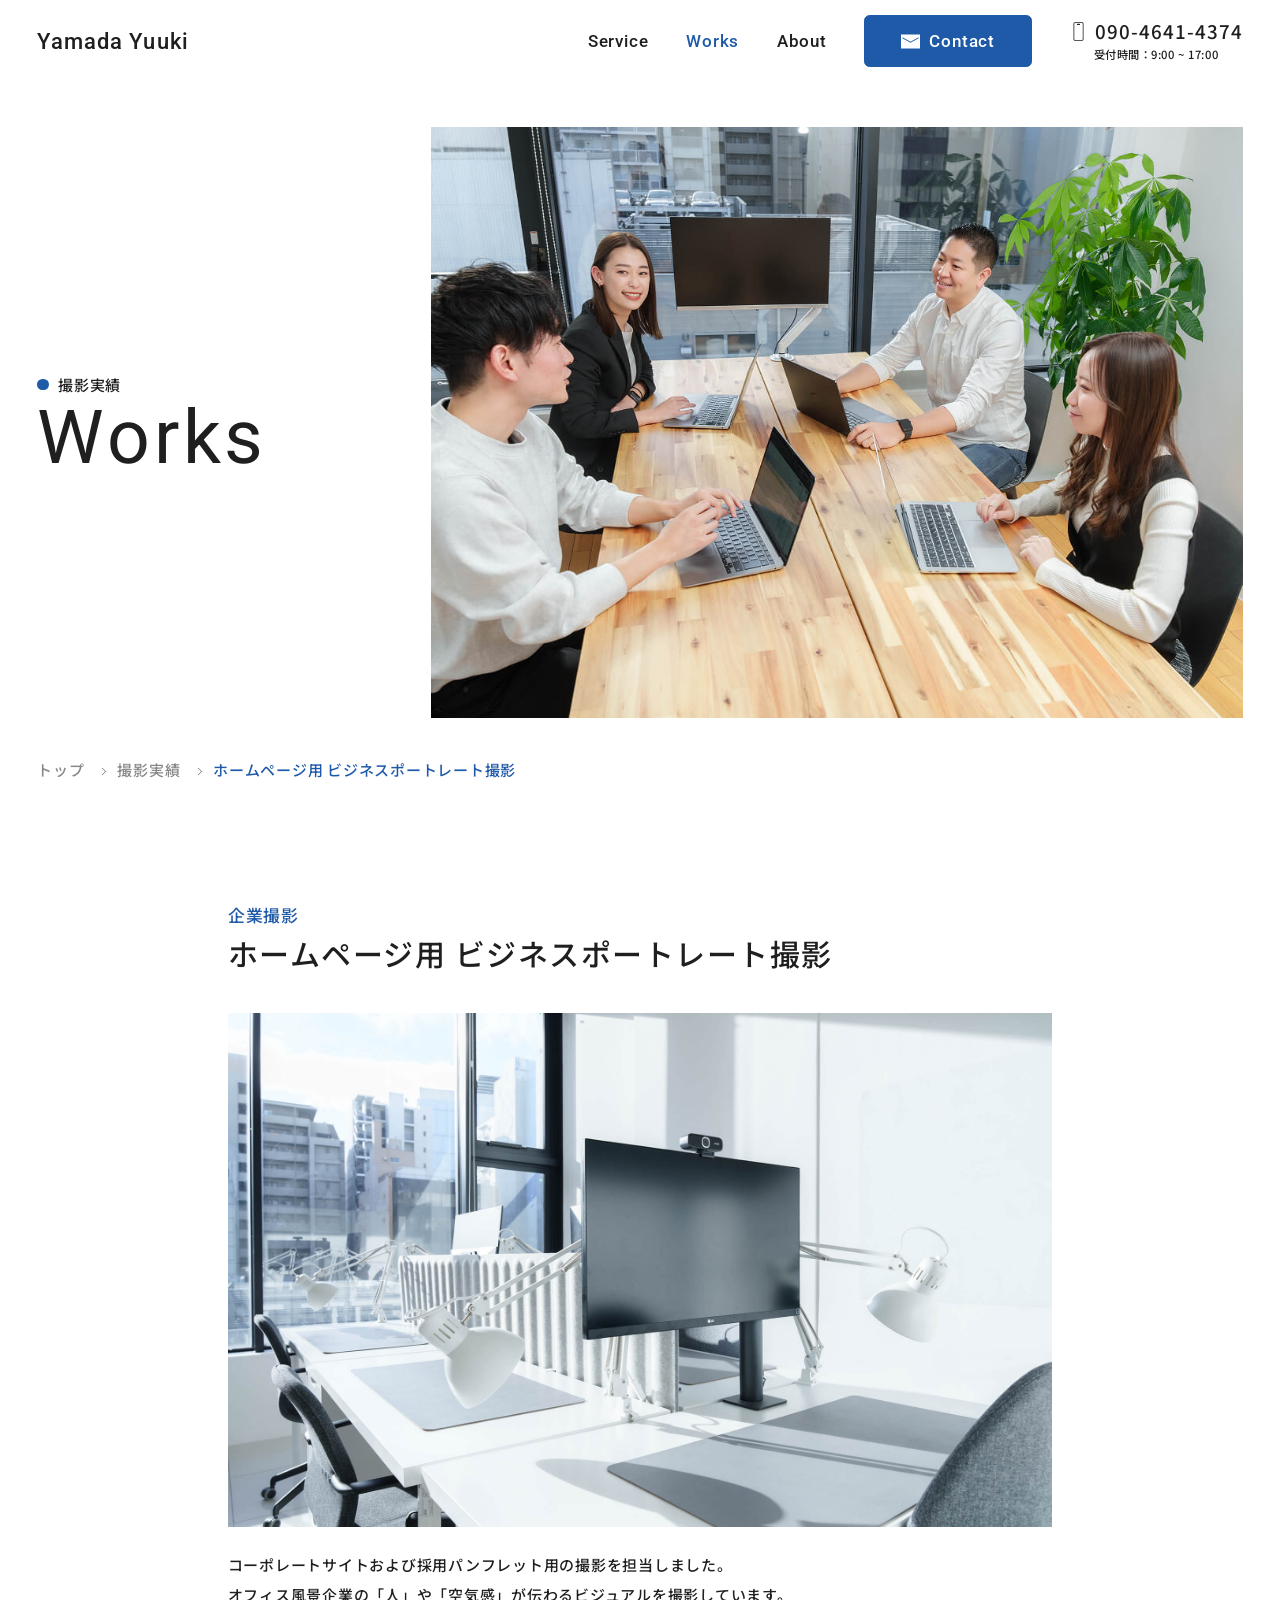
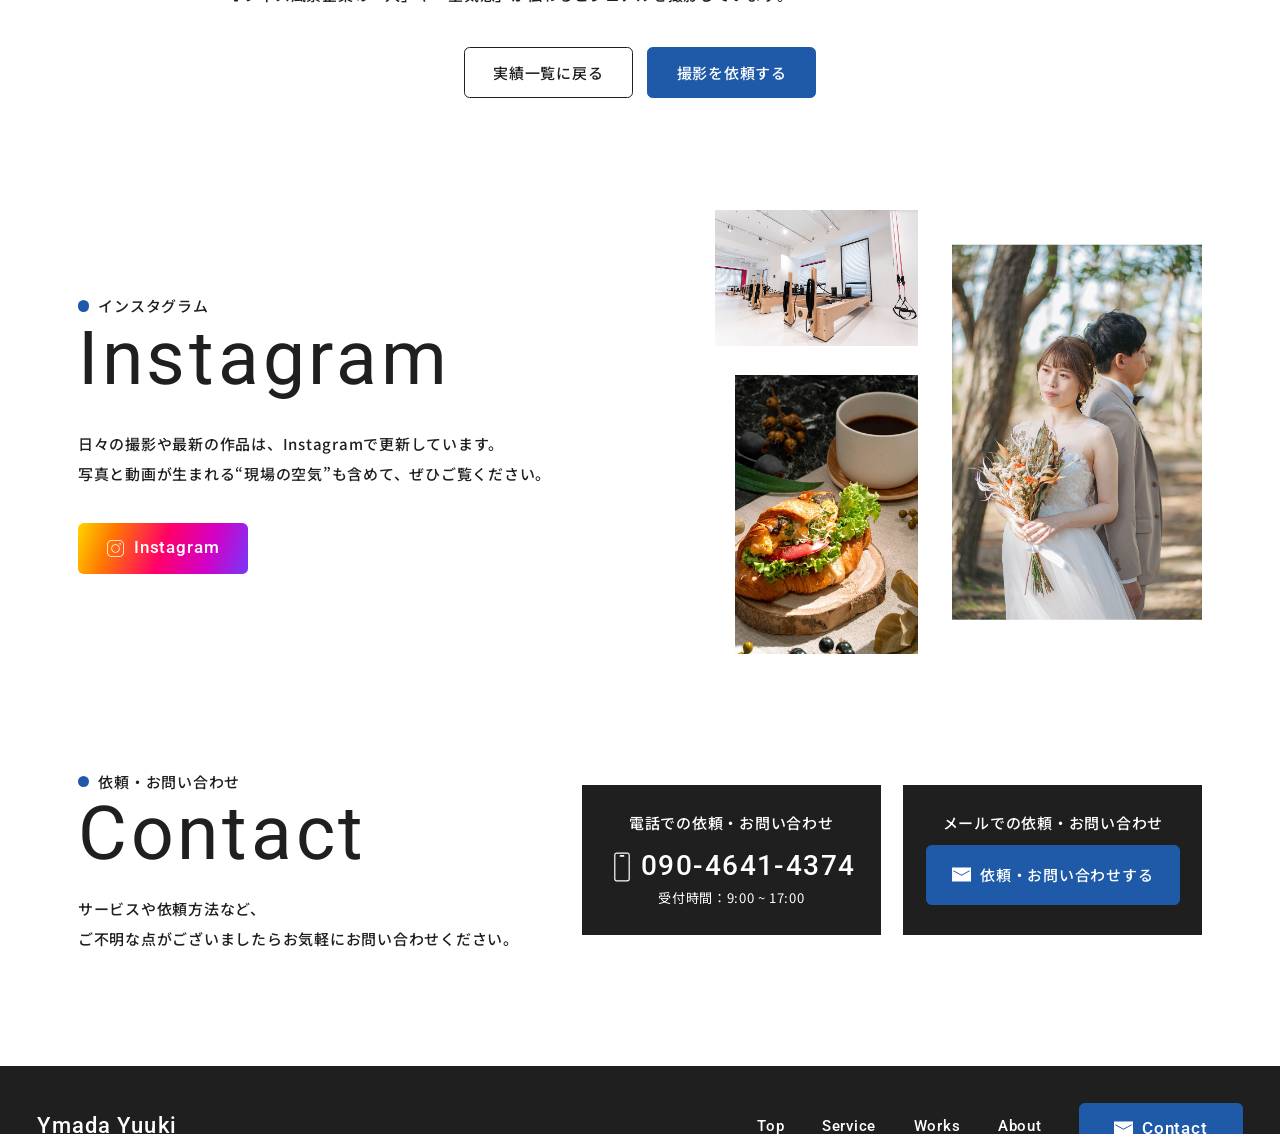
<file: works-detail.html>
<!DOCTYPE html>
<html lang="ja">

<head>
    <meta charset="utf-8">
    <meta name="viewport" content="width=device-width,initial-scale=1">
    <title>Works - ホームページ用 ビジネスポートレート撮影</title>
    <meta property="og:title" content="Works - ホームページ用 ビジネスポートレート撮影">
    <meta property="og:site_name" content="写真・動画制作 - 山田悠希">
    <meta name="description" content="ホームページ用 ビジネスポートレート撮影の撮影実績です">
    <meta name="format-detection" content="telephone=no, email=no">
    <meta property="og:type" content="article">

    <!-- font -->
    <link rel="preconnect" href="https://fonts.googleapis.com">
    <link rel="preconnect" href="https://fonts.gstatic.com" crossorigin>
    <link
        href="https://fonts.googleapis.com/css2?family=Noto+Sans+JP:wght@100..900&family=Roboto:ital,wght@0,100..900;1,100..900&display=swap"
        rel="stylesheet">

    <!-- css -->
    <link rel="stylesheet" href="css/style.css">

    <!-- noindex -->
    <meta name="robots" content="noindex">
</head>

<body>

    <!------------------------ header ------------------------>
    <header class="l-header">
        <div class="l-header-logo u-link-hover"><a href="index.html">yamada yuuki</a></div>

        <dialog class="l-header-menu js-header-menu" aria-label="ナビメニュー">

            <div class="l-header-menu-content">

                <button class="l-header-menu-close-button js-header-menu-close-button" aria-label="ハンバーガーボタン">
                    <img src="img/icon-close.svg" width="36" height="36" alt="閉じるボタン">
                </button>

                <nav class="l-header-menu-nav" aria-label="ヘッダーナビゲーション">
                    <ul class="l-header-menu-list">
                        <li class="l-header-menu-item l-header-item--top">
                            <a href="index.html" class="l-header-menu-link u-text-hover">
                                <span class="l-header-menu-text-en">top</span>
                                <span class="l-header-menu-text-ja">トップ</span>
                            </a>
                        </li>
                        <li class="l-header-menu-item">
                            <a href="service.html" class="l-header-menu-link u-text-hover">
                                <span class="l-header-menu-text-en">service</span>
                                <span class="l-header-menu-text-ja">サービス</span>
                            </a>
                        </li>
                        <li class="l-header-menu-item">
                            <a href="works.html" class="l-header-menu-link l-header-menu-link--current u-text-hover">
                                <span class="l-header-menu-text-en">works</span>
                                <span class="l-header-menu-text-ja">撮影実績</span>
                            </a>
                        </li>
                        <li class="l-header-menu-item">
                            <a href="about.html" class="l-header-menu-link u-text-hover">
                                <span class="l-header-menu-text-en">about</span>
                                <span class="l-header-menu-text-ja">私について</span>
                            </a>
                        </li>

                        <li class="l-header-menu-item l-header-menu-item--contact">
                            <a href="contact.html" class="l-header-menu-link">
                                <span class="l-header-menu-text-en">contact</span>
                            </a>
                        </li>
                    </ul>
                </nav>

                <address class="l-header-menu-tel">
                    <a href="tel:09046414374" class="tel-link u-link-hover">
                        <span class="tel-number">090-4641-4374</span>
                    </a>
                    <p class="reception-hours">受付時間：9:00 ~ 17:00</p>
                </address>

            </div>
        </dialog>

        <button class="l-header-menu-open-button js-header-menu-open-button" aria-label="ハンバーガーボタン">
            <span></span>
            <span></span>
            <span></span>
        </button>
    </header>

    <main>

        <!------------------------ kv ------------------------>
        <div class="c-page-kv">
            <div class="c-page-kv-inner">

                <div class="c-page-kv-title-wrap">
                    <p class="c-page-kv-title-ja">撮影実績</p>
                    <p class="c-page-kv-title-en">works</p>
                </div>

                <div class="c-page-kv-img">
                    <picture>
                        <source media="(min-width: 900px)" srcset="img/works/works-kv.jpg">
                        <img src="img/works/works-kv-sp.jpg" width="343" height="250"
                            alt="パソコンを手に綺麗なオフィスで打ち合わせを行う4人の人物">
                    </picture>
                </div>

                <div class="c-page-kv-breadcrumb">
                    <ol class="c-breadcrumb-list">
                        <li class="c-breadcrumb-item">
                            <a href="index.html">トップ</a>
                        </li>
                        <li class="c-breadcrumb-item">
                            <a href="works.html">撮影実績</a>
                        </li>
                        <li class="c-breadcrumb-item c-breadcrumb-item--current">
                            ホームページ用 ビジネスポートレート撮影
                        </li>
                    </ol>
                </div>
            </div>
        </div>

        <!------------------------ works-detail ------------------------>
        <section class="works-detail  u-pt l-container-s">

            <article class="works-detail-content">
                <p class="works-detail-coategory">企業撮影</p>
                <h1 class="works-detail-title">ホームページ用 ビジネスポートレート撮影</h1>

                <figure class="works-detail-img">
                    <img src="img/works-detail/works-detail-company.jpg" width="343" height="209"
                        alt="日差しに照らされる、オフィスに置かれたパソコン">
                </figure>

                <p class="works-detail-text">
                    <span>コーポレートサイトおよび採用パンフレット用の撮影を担当しました。</span>
                    <span>オフィス風景企業の「人」や「空気感」が伝わるビジュアルを撮影しています。</span>
                </p>
            </article>

            <div class="works-detail-btn-wrap c-btn-group-wrap">
                <div class="c-btn-group">
                    <a href="contact.html" class="c-btn">
                        撮影を依頼する
                    </a>
                    <a href="works.html" class="c-btn c-btn--back">
                        実績一覧に戻る
                    </a>
                </div>
            </div>

        </section>

        <!------------------------ instagram ------------------------>
        <section class="l-instagram l-container u-pt">

            <div class="l-instagram-img-wrap">
                <span class="l-instagram-img l-instagram-img--01">
                    <img src="img/instagram/instagram01.jpg" width="266" height="177" alt="木製の器具が並んだフィットネスジムの風景">
                </span>
                <span class="l-instagram-img l-instagram-img--02">
                    <img src="img/instagram/instagram02.jpg" width="295" height="442" alt="背中を合わせたウエディング姿の夫婦">
                </span>
                <span class="l-instagram-img l-instagram-img--03">
                    <img src="img/instagram/instagram03.jpg" width="216" height="330" alt="鮮やかで美味しそうなパンと、後ろに置かれているコーヒー">
                </span>
            </div>

            <div class="l-instagram-content">
                <div class="c-title">
                    <h2 class="c-title-ja">インスタグラム</h2>
                    <p class="c-title-en">Instagram</p>
                </div>

                <p class="l-instagram-text">
                    <span>日々の撮影や最新の作品は、Instagramで更新しています。</span>
                    <span>写真と動画が生まれる“現場の空気”も含めて、ぜひご覧ください。</span>
                </p>

                <a href="https://www.instagram.com/photo_studio_yamada?igsh=bDQ2NDd0aDQ2emF2"
                    class="instagram-btn c-btn">
                    <span class="instagram-btn-text">instagram</span>
                </a>
            </div>
        </section>

        <!------------------------ contact-cta ------------------------>
        <section class="l-contact-cta l-container u-ptb">
            <div class="l-contact-cta-content">
                <div class="c-title">
                    <h2 class="c-title-ja">依頼・お問い合わせ</h2>
                    <p class="c-title-en">contact</p>
                </div>

                <p class="l-contact-cta-text">
                    <span>サービスや依頼方法など、</span>
                    <span>ご不明な点がございましたらお気軽にお問い合わせください。</span>
                </p>
            </div>
            <div class="l-contact-cta-list">
                <div class="l-contact-cta-item">
                    <p class="l-contact-cta-title">電話での依頼・お問い合わせ</p>

                    <address>
                        <a href="tel:09046414374" class="l-contact-cta-tel-link u-link-hover">
                            <p class="l-contact-cta-tel-number">090-4641-4374</p>
                        </a>
                        <p class="l-contact-cta-reception">受付時間：9:00 ~ 17:00</p>
                    </address>
                </div>

                <div class="l-contact-cta-item">
                    <p class="l-contact-cta-title">メールでの依頼・お問い合わせ</p>

                    <nav aria-label="お問い合わせCTA">
                        <a href="contact.html" class="l-contact-cta-mail-link">
                            <span class="l-contact-cta-mail-text">依頼・お問い合わせする</span>
                        </a>
                    </nav>
                </div>
            </div>
        </section>

    </main>

    <!------------------------ header (下部追従ナビゲーション) ------------------------>
    <aside class="l-header-bottom" style="display: none;">
        <div class="l-header-bottom-content">

            <p class="l-header-bottom-title">依頼・お問い合わせ</p>

            <div class="l-header-bottom-cta-wrap">

                <address class="l-header-bottom-tel-cta">
                    <a href="tel:09046414374" class="l-header-bottom-tel-link u-link-hover">
                        <p class="l-header-bottom-tel-number">090-4641-4374</p>
                    </a>
                    <p class="l-header-bottom-tel-reception-hours">受付時間：9:00 ~ 17:00</p>
                </address>

                <nav class="l-header-bottom-mail-cta" aria-label="お問い合わせCTA">
                    <a href="contact.html" class="l-header-bottom-mail-link">
                        <span class="l-header-bottom-mail-text">contact</span>
                    </a>
                </nav>
            </div>
        </div>
    </aside>

    <!------------------------ footer ------------------------>
    <footer class="footer">
        <div class="footer-content">
            <div class="footer-head">
                <div class="footer-logo">
                    <a href="index.html" class="footer-logo-link u-link-hover">ymada yuuki</a>
                </div>

                <nav class="footer-nav" aria-label="フッターナビゲーション">
                    <ul class="footer-nav-list">
                        <li class="footer-nav-item">
                            <a href="index.html" class="footer-nav-link u-text-hover">top</a>
                        </li>
                        <li class="footer-nav-item">
                            <a href="service.html" class="footer-nav-link u-text-hover">service</a>
                        </li>
                        <li class="footer-nav-item">
                            <a href="works.html" class="footer-nav-link u-text-hover">works</a>
                        </li>
                        <li class="footer-nav-item">
                            <a href="about.html" class="footer-nav-link u-text-hover">about</a>
                        </li>
                        <li class="footer-nav-item footer-nav-item--contact">
                            <a href="contact.html" class="footer-nav-link u-text-hover">contact</a>
                        </li>
                    </ul>
                </nav>
            </div>

            <address class="footer-address">
                <p class="footer-address-item footer-address-item--tel">
                    <a href="tel:09046414374" class="footer-address-link u-link-hover">
                        090-4641-4374
                    </a>
                </p>
                <p class="footer-address-item footer-address-item--mail">
                    <a href="mailto:yuuking0831@gmail.com" class="footer-address-link u-link-hover">
                        yuuking0831@gmail.com
                    </a>
                </p>
                <p class="footer-address-item footer-address-item--instagram">
                    <a href="https://www.instagram.com/photo_studio_yamada?igsh=bDQ2NDd0aDQ2emF2"
                        class="footer-address-link u-link-hover">
                        photo_studio_yamada
                    </a>
                </p>
            </address>

        </div>
        <small class="copy-right">©Yamada yuuki 2026</small>
    </footer>

    <!------------------------ js ------------------------>
    <script src="js/vendor/gsap.min.js" defer></script>
    <script type="module" src="js/main.js"></script>
</body>

</html>
</file>
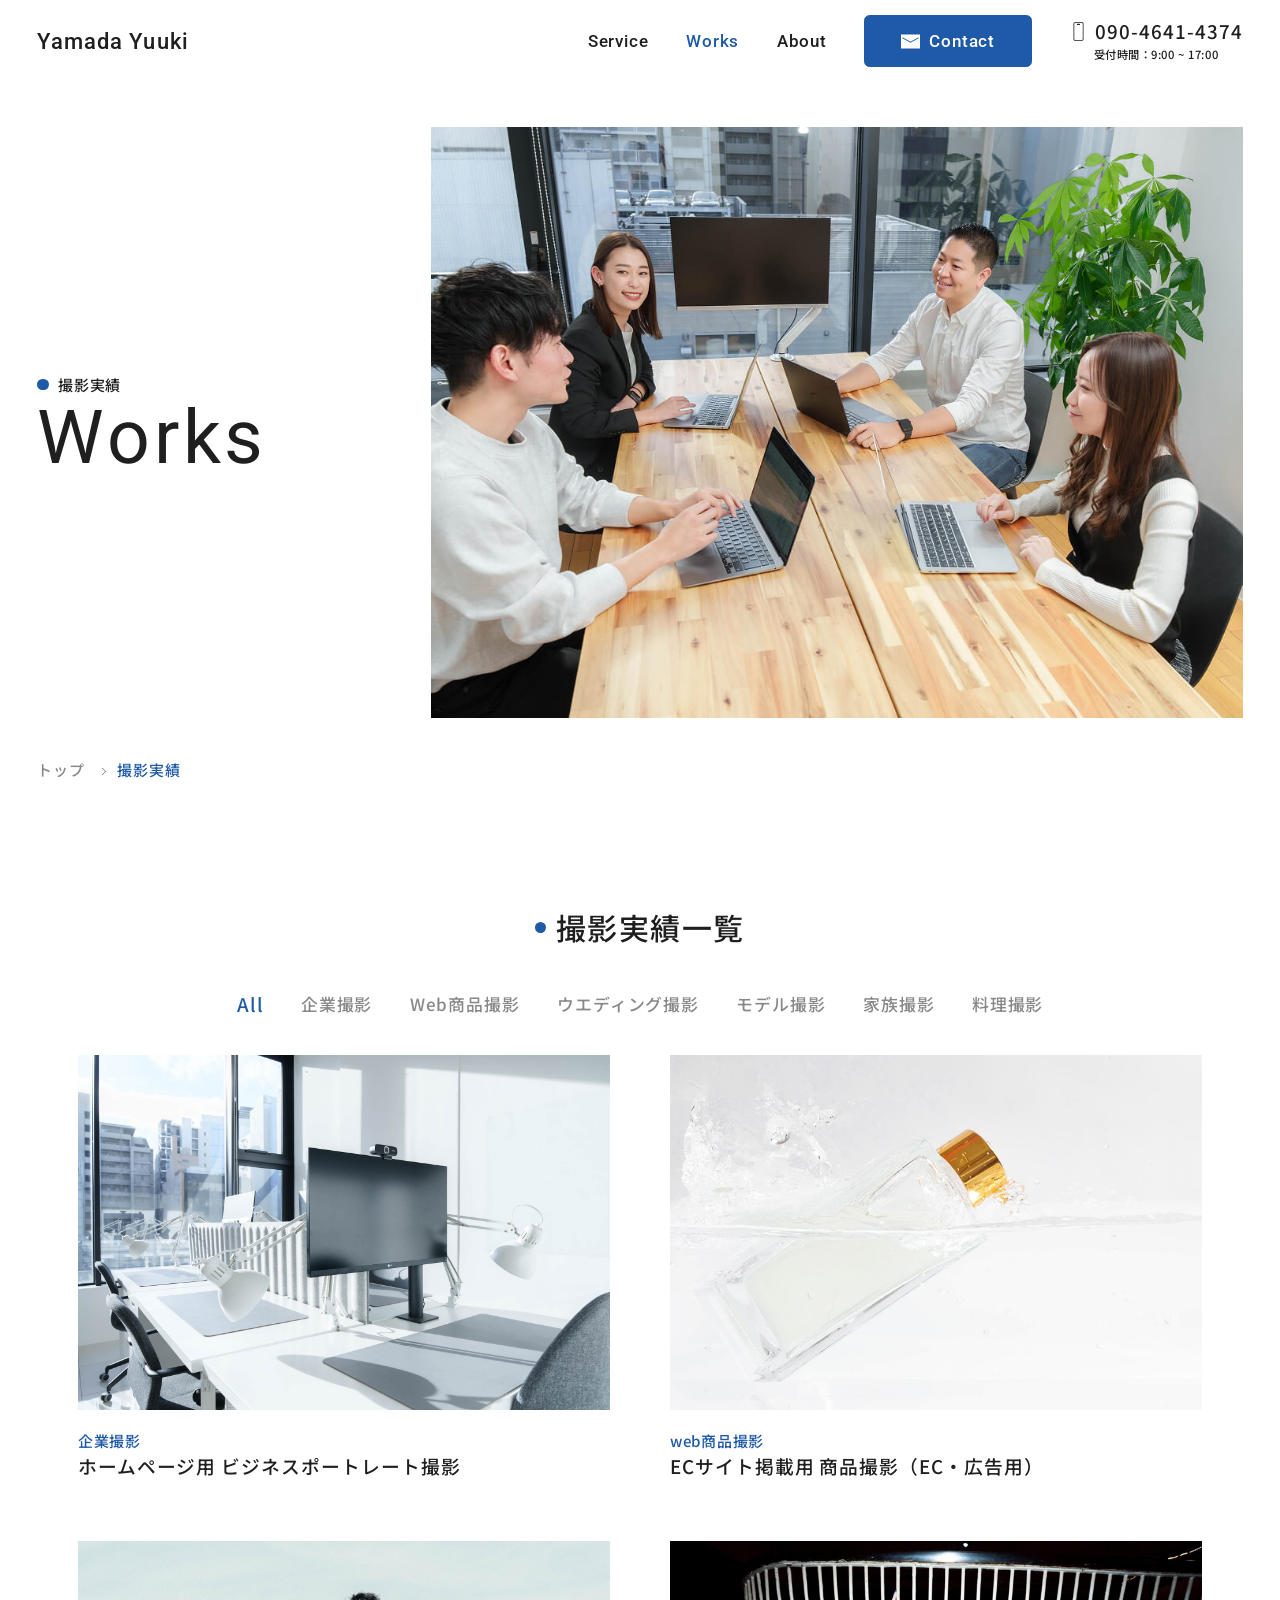
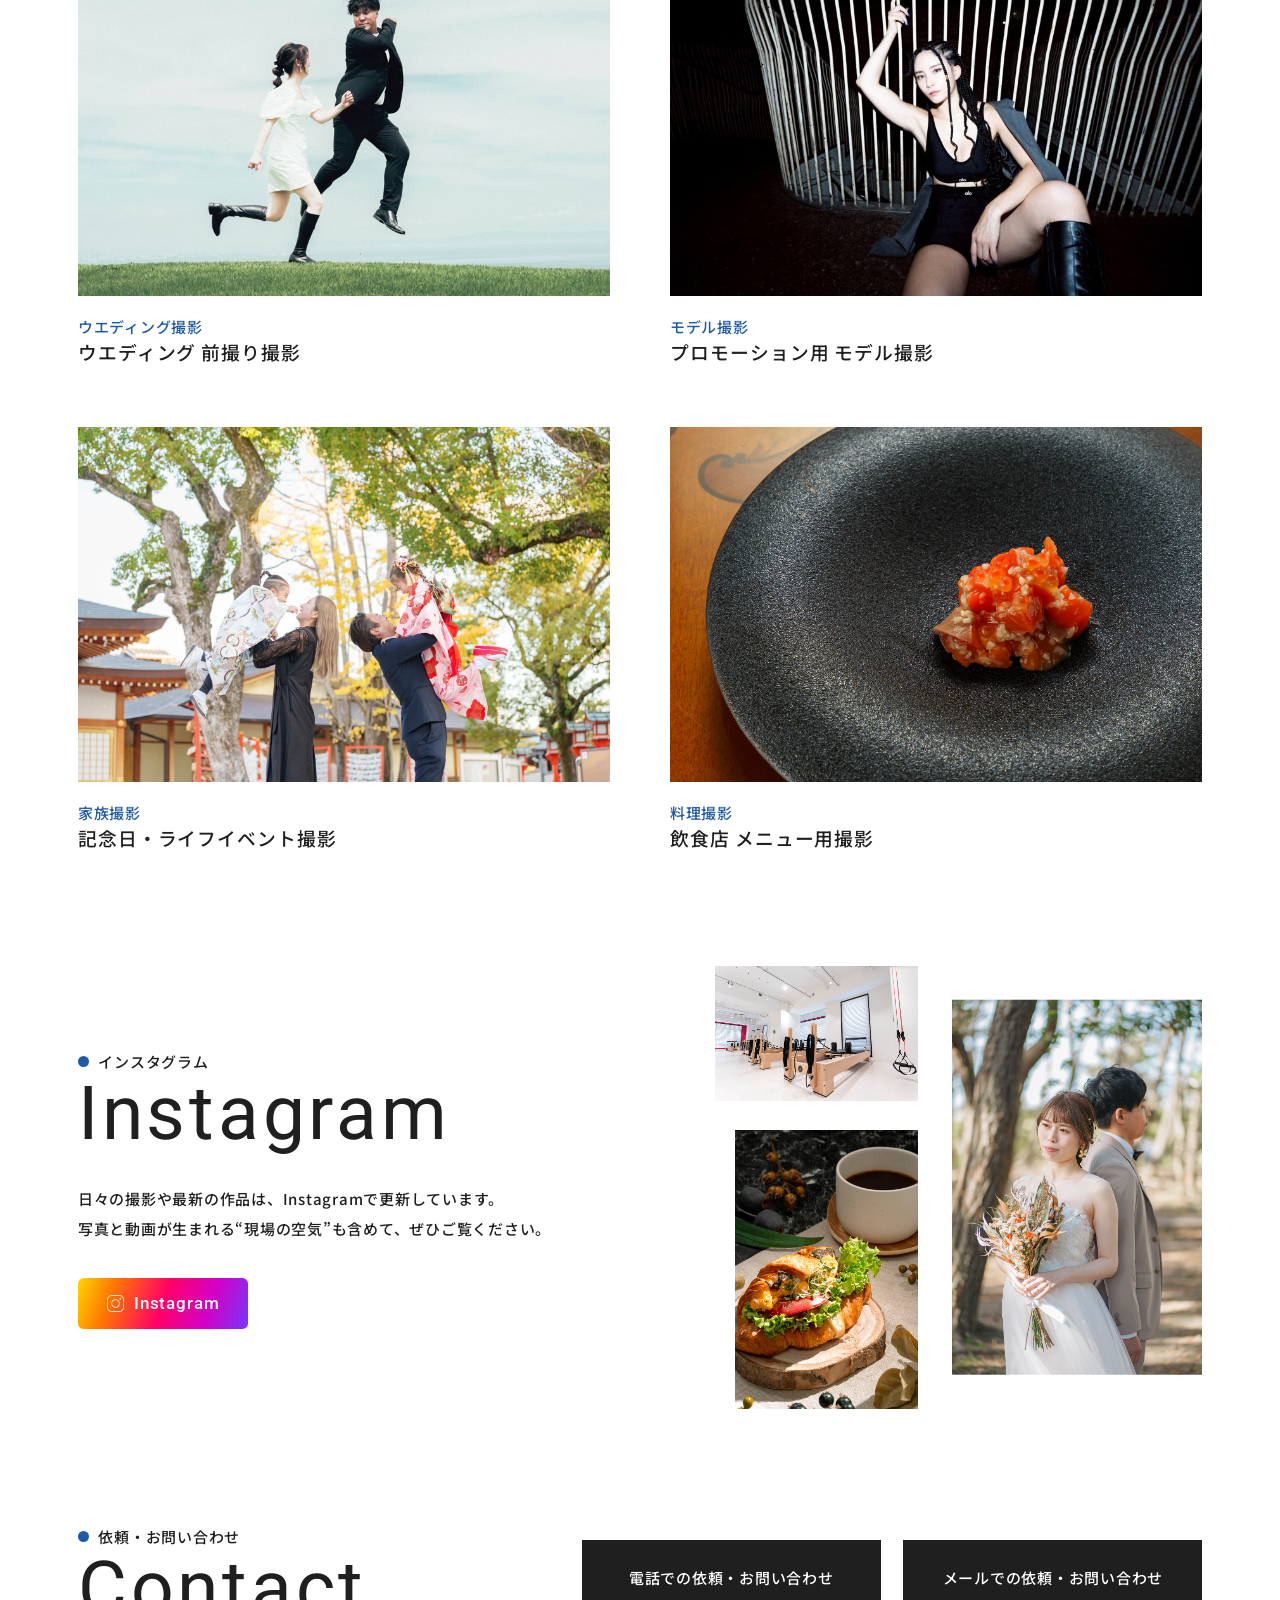
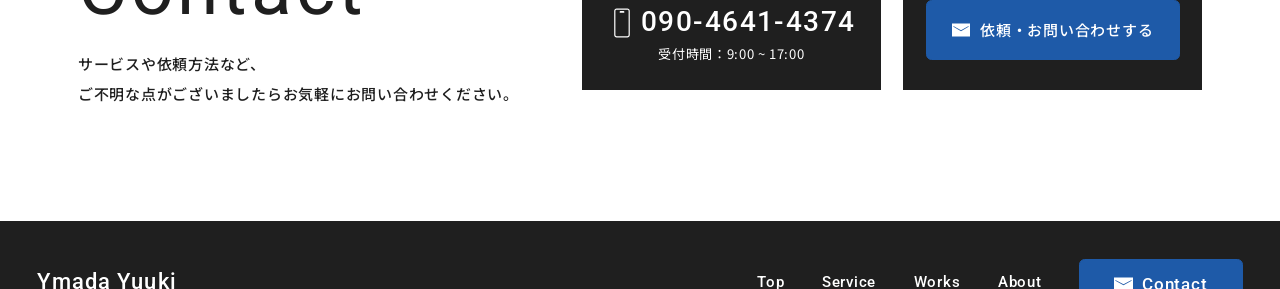
<file: works.html>
<!DOCTYPE html>
<html lang="ja">

<head>
    <meta charset="utf-8">
    <meta name="viewport" content="width=device-width,initial-scale=1">
    <title>Works - 撮影実績</title>
    <meta property="og:title" content="Works - 撮影実績">
    <meta property="og:site_name" content="写真・動画制作 - 山田悠希">
    <meta name="description" content="Worksページです">
    <meta name="format-detection" content="telephone=no, email=no">
    <meta property="og:type" content="article">

    <!-- font -->
    <link rel="preconnect" href="https://fonts.googleapis.com">
    <link rel="preconnect" href="https://fonts.gstatic.com" crossorigin>
    <link
        href="https://fonts.googleapis.com/css2?family=Noto+Sans+JP:wght@100..900&family=Roboto:ital,wght@0,100..900;1,100..900&display=swap"
        rel="stylesheet">

    <!-- css -->
    <link rel="stylesheet" href="css/style.css">

    <!-- noindex -->
    <meta name="robots" content="noindex">
</head>

<body>

    <!------------------------ header ------------------------>
    <header class="l-header">
        <div class="l-header-logo u-link-hover"><a href="index.html">yamada yuuki</a></div>

        <dialog class="l-header-menu js-header-menu" aria-label="ナビメニュー">

            <div class="l-header-menu-content">

                <button class="l-header-menu-close-button js-header-menu-close-button" aria-label="ハンバーガーボタン">
                    <img src="img/icon-close.svg" width="36" height="36" alt="閉じるボタン">
                </button>

                <nav class="l-header-menu-nav" aria-label="ヘッダーナビゲーション">
                    <ul class="l-header-menu-list">
                        <li class="l-header-menu-item l-header-item--top">
                            <a href="index.html" class="l-header-menu-link u-text-hover">
                                <span class="l-header-menu-text-en">top</span>
                                <span class="l-header-menu-text-ja">トップ</span>
                            </a>
                        </li>
                        <li class="l-header-menu-item">
                            <a href="service.html" class="l-header-menu-link u-text-hover">
                                <span class="l-header-menu-text-en">service</span>
                                <span class="l-header-menu-text-ja">サービス</span>
                            </a>
                        </li>
                        <li class="l-header-menu-item">
                            <a href="works.html" class="l-header-menu-link l-header-menu-link--current u-text-hover">
                                <span class="l-header-menu-text-en">works</span>
                                <span class="l-header-menu-text-ja">撮影実績</span>
                            </a>
                        </li>
                        <li class="l-header-menu-item">
                            <a href="about.html" class="l-header-menu-link u-text-hover">
                                <span class="l-header-menu-text-en">about</span>
                                <span class="l-header-menu-text-ja">私について</span>
                            </a>
                        </li>

                        <li class="l-header-menu-item l-header-menu-item--contact">
                            <a href="contact.html" class="l-header-menu-link">
                                <span class="l-header-menu-text-en">contact</span>
                            </a>
                        </li>
                    </ul>
                </nav>

                <address class="l-header-menu-tel">
                    <a href="tel:09046414374" class="tel-link u-link-hover">
                        <span class="tel-number">090-4641-4374</span>
                    </a>
                    <p class="reception-hours">受付時間：9:00 ~ 17:00</p>
                </address>

            </div>
        </dialog>

        <button class="l-header-menu-open-button js-header-menu-open-button" aria-label="ハンバーガーボタン">
            <span></span>
            <span></span>
            <span></span>
        </button>
    </header>

    <main>

        <!------------------------ kv ------------------------>
        <div class="c-page-kv">
            <div class="c-page-kv-inner">

                <div class="c-page-kv-title-wrap">
                    <h1 class="c-page-kv-title-ja">撮影実績</h1>
                    <p class="c-page-kv-title-en">works</p>
                </div>

                <div class="c-page-kv-img">
                    <picture>
                        <source media="(min-width: 900px)" srcset="img/works/works-kv.jpg">
                        <img src="img/works/works-kv-sp.jpg" width="343" height="250"
                            alt="パソコンを手に綺麗なオフィスで打ち合わせを行う4人の人物">
                    </picture>
                </div>

                <div class="c-page-kv-breadcrumb">
                    <ol class="c-breadcrumb-list">
                        <li class="c-breadcrumb-item">
                            <a href="index.html">トップ</a>
                        </li>
                        <li class="c-breadcrumb-item c-breadcrumb-item--current">
                            撮影実績
                        </li>
                    </ol>
                </div>
            </div>
        </div>

        <!------------------------ works ------------------------>
        <section class="works l-container u-pt">

            <div class="works-title-wrap">
                <h2 class="c-title-s works-title-s">
                    撮影実績一覧
                </h2>
            </div>

            <ul class="c-tab-list ">
                <li class="c-tab-item c-tab-item--all">
                    <a href="" class="c-tab-link u-text-hover c-tab-link--current">all</a>
                </li>

                <li class="c-tab-item">
                    <a href="" class="c-tab-link u-text-hover">企業撮影</a>
                </li>

                <li class="c-tab-item">
                    <a href="" class="c-tab-link u-text-hover">Web商品撮影</a>
                </li>

                <li class="c-tab-item">
                    <a href="" class="c-tab-link u-text-hover">ウエディング撮影</a>
                </li>

                <li class="c-tab-item">
                    <a href="" class="c-tab-link u-text-hover">モデル撮影</a>
                </li>

                <li class="c-tab-item">
                    <a href="" class="c-tab-link u-text-hover">家族撮影</a>
                </li>

                <li class="c-tab-item">
                    <a href="" class="c-tab-link u-text-hover">料理撮影</a>
                </li>
            </ul>

            <div class="works-list">

                <article class="works-item">
                    <a href="works-detail.html" class="works-item-link">
                        <div class="works-item-img">
                            <img src="img/works/works-list01.jpg" width="343" height="228"
                                alt="日差しに照らされる、オフィスに置かれたパソコン">
                        </div>

                        <div class="works-item-title-wrap">
                            <p class="works-item-title-category">企業撮影</p>
                            <h3 class="works-item-title">ホームページ用 ビジネスポートレート撮影</h3>
                        </div>
                    </a>
                </article>

                <article class="works-item">
                    <a href="works-detail.html" class="works-item-link">
                        <div class="works-item-img">
                            <img src="img/works/works-list02.jpg" width="343" height="228" alt="水につけられた化粧品">
                        </div>

                        <div class="works-item-title-wrap">
                            <p class="works-item-title-category">web商品撮影</p>
                            <h3 class="works-item-title">ECサイト掲載用 商品撮影（EC・広告用）</h3>
                        </div>
                    </a>
                </article>

                <article class="works-item">
                    <a href="works-detail.html" class="works-item-link">

                        <div class="works-item-img">
                            <img src="img/works/works-list03.jpg" width="343" height="228" alt="芝生の上で楽しそうにスキップをする男女">
                        </div>

                        <div class="works-item-title-wrap">
                            <p class="works-item-title-category">ウエディング撮影</p>
                            <h3 class="works-item-title">ウエディング 前撮り撮影</h3>
                        </div>
                    </a>
                </article>

                <article class="works-item">
                    <a href="works-detail.html" class="works-item-link">

                        <div class="works-item-img">
                            <img src="img/works/works-list04.jpg" width="343" height="228" alt="暗い夜の中、クールにポーズをとる女性">
                        </div>

                        <div class="works-item-title-wrap">
                            <p class="works-item-title-category">モデル撮影</p>
                            <h3 class="works-item-title">プロモーション用 モデル撮影</h3>
                        </div>
                    </a>
                </article>

                <article class="works-item">
                    <a href="works-detail.html" class="works-item-link">

                        <div class="works-item-img">
                            <img src="img/works/works-list05.jpg" width="343" height="228" alt="笑顔で子供を抱き上げる夫婦">
                        </div>

                        <div class="works-item-title-wrap">
                            <p class="works-item-title-category">家族撮影</p>
                            <h3 class="works-item-title">記念日・ライフイベント撮影</h3>
                        </div>
                    </a>
                </article>

                <article class="works-item">
                    <a href="works-detail.html" class="works-item-link">

                        <div class="works-item-img">
                            <img src="img/works/works-list06.jpg" width="343" height="228" alt="黒いお皿に盛りつけられた辛味料理">
                        </div>

                        <div class="works-item-title-wrap">
                            <p class="works-item-title-category">料理撮影</p>
                            <h3 class="works-item-title">飲食店 メニュー用撮影</h3>
                        </div>
                    </a>
                </article>
            </div>
        </section>

        <!------------------------ instagram ------------------------>
        <section class="l-instagram l-container u-pt">

            <div class="l-instagram-img-wrap">
                <span class="l-instagram-img l-instagram-img--01">
                    <img src="img/instagram/instagram01.jpg" width="266" height="177" alt="木製の器具が並んだフィットネスジムの風景">
                </span>
                <span class="l-instagram-img l-instagram-img--02">
                    <img src="img/instagram/instagram02.jpg" width="295" height="442" alt="背中を合わせたウエディング姿の夫婦">
                </span>
                <span class="l-instagram-img l-instagram-img--03">
                    <img src="img/instagram/instagram03.jpg" width="216" height="330" alt="鮮やかで美味しそうなパンと、後ろに置かれているコーヒー">
                </span>
            </div>

            <div class="l-instagram-content">
                <div class="c-title">
                    <h2 class="c-title-ja">インスタグラム</h2>
                    <p class="c-title-en">Instagram</p>
                </div>

                <p class="l-instagram-text">
                    <span>日々の撮影や最新の作品は、Instagramで更新しています。</span>
                    <span>写真と動画が生まれる“現場の空気”も含めて、ぜひご覧ください。</span>
                </p>

                <a href="https://www.instagram.com/photo_studio_yamada?igsh=bDQ2NDd0aDQ2emF2"
                    class="instagram-btn c-btn">
                    <span class="instagram-btn-text">instagram</span>
                </a>
            </div>
        </section>

        <!------------------------ contact-cta ------------------------>
        <section class="l-contact-cta l-container u-ptb">
            <div class="l-contact-cta-content">
                <div class="c-title">
                    <h2 class="c-title-ja">依頼・お問い合わせ</h2>
                    <p class="c-title-en">contact</p>
                </div>

                <p class="l-contact-cta-text">
                    <span>サービスや依頼方法など、</span>
                    <span>ご不明な点がございましたらお気軽にお問い合わせください。</span>
                </p>
            </div>
            <div class="l-contact-cta-list">
                <div class="l-contact-cta-item">
                    <p class="l-contact-cta-title">電話での依頼・お問い合わせ</p>

                    <address>
                        <a href="tel:09046414374" class="l-contact-cta-tel-link u-link-hover">
                            <p class="l-contact-cta-tel-number">090-4641-4374</p>
                        </a>
                        <p class="l-contact-cta-reception">受付時間：9:00 ~ 17:00</p>
                    </address>
                </div>

                <div class="l-contact-cta-item">
                    <p class="l-contact-cta-title">メールでの依頼・お問い合わせ</p>

                    <nav aria-label="お問い合わせCTA">
                        <a href="contact.html" class="l-contact-cta-mail-link">
                            <span class="l-contact-cta-mail-text">依頼・お問い合わせする</span>
                        </a>
                    </nav>
                </div>
            </div>
        </section>

    </main>

    <!------------------------ header (下部追従ナビゲーション) ------------------------>
    <aside class="l-header-bottom" style="display: none;">
        <div class="l-header-bottom-content">

            <p class="l-header-bottom-title">依頼・お問い合わせ</p>

            <div class="l-header-bottom-cta-wrap">

                <address class="l-header-bottom-tel-cta">
                    <a href="tel:09046414374" class="l-header-bottom-tel-link u-link-hover">
                        <p class="l-header-bottom-tel-number">090-4641-4374</p>
                    </a>
                    <p class="l-header-bottom-tel-reception-hours">受付時間：9:00 ~ 17:00</p>
                </address>

                <nav class="l-header-bottom-mail-cta" aria-label="お問い合わせCTA">
                    <a href="contact.html" class="l-header-bottom-mail-link">
                        <span class="l-header-bottom-mail-text">contact</span>
                    </a>
                </nav>
            </div>
        </div>
    </aside>

    <!------------------------ footer ------------------------>
    <footer class="footer">
        <div class="footer-content">
            <div class="footer-head">
                <div class="footer-logo">
                    <a href="index.html" class="footer-logo-link u-link-hover">ymada yuuki</a>
                </div>

                <nav class="footer-nav" aria-label="フッターナビゲーション">
                    <ul class="footer-nav-list">
                        <li class="footer-nav-item">
                            <a href="index.html" class="footer-nav-link u-text-hover">top</a>
                        </li>
                        <li class="footer-nav-item">
                            <a href="service.html" class="footer-nav-link u-text-hover">service</a>
                        </li>
                        <li class="footer-nav-item">
                            <a href="works.html" class="footer-nav-link u-text-hover">works</a>
                        </li>
                        <li class="footer-nav-item">
                            <a href="about.html" class="footer-nav-link u-text-hover">about</a>
                        </li>
                        <li class="footer-nav-item footer-nav-item--contact">
                            <a href="contact.html" class="footer-nav-link u-text-hover">contact</a>
                        </li>
                    </ul>
                </nav>
            </div>

            <address class="footer-address">
                <p class="footer-address-item footer-address-item--tel">
                    <a href="tel:09046414374" class="footer-address-link u-link-hover">
                        090-4641-4374
                    </a>
                </p>
                <p class="footer-address-item footer-address-item--mail">
                    <a href="mailto:yuuking0831@gmail.com" class="footer-address-link u-link-hover">
                        yuuking0831@gmail.com
                    </a>
                </p>
                <p class="footer-address-item footer-address-item--instagram">
                    <a href="https://www.instagram.com/photo_studio_yamada?igsh=bDQ2NDd0aDQ2emF2"
                        class="footer-address-link u-link-hover">
                        photo_studio_yamada
                    </a>
                </p>
            </address>

        </div>
        <small class="copy-right">©Yamada yuuki 2026</small>
    </footer>

    <!------------------------ js ------------------------>
    <script src="js/vendor/gsap.min.js" defer></script>
    <script type="module" src="js/main.js"></script>
</body>

</html>
</file>
<file: css/style.css>
@charset "UTF-8";
/*!
global > color
------------------------------
*/
:root {
  --color-font-base: #1f1f1f;
  --color-primary: #1e5aa8;
  --color-white: #ffffff;
  --color-font-light: #888888;
  --color-bg-extra-light: #fafafa;
  --color-bg-light: #f2f2f2;
  --color-border: rgba(31, 31, 31, 0.15);
  --color-icon-bg: #e6e6e6;
}

/*!
global > font
------------------------------
*/
:root {
  --font-family-base: "Noto Sans JP", sans-serif;
  --font-family-en: "Roboto", sans-serif;
}

/*!
global > z-index
------------------------------
*/
:root {
  --z-index-header: 30;
  --z-index-default: 1;
  --z-index-negative: -1;
}

/*!
foundation > reset
------------------------------
*/
html {
  color: #000;
  background: #fff;
}

body,
div,
dl,
dt,
dd,
ul,
ol,
li,
h1,
h2,
h3,
h4,
h5,
h6,
pre,
code,
form,
fieldset,
figure,
legend,
input,
textarea,
p,
blockquote,
th,
td {
  margin: 0;
  padding: 0;
}

table {
  border-collapse: collapse;
  border-spacing: 0;
  width: 100%;
}

fieldset,
img {
  border: 0;
}

address,
caption,
cite,
code,
dfn,
em,
strong,
th,
var {
  font-style: normal;
  font-weight: inherit;
}

ol,
ul {
  list-style: none;
}

caption,
th {
  text-align: left;
}

h1,
h2,
h3,
h4,
h5,
h6 {
  font-size: 100%;
  font-weight: inherit;
}

q:before,
q:after {
  content: "";
}

abbr,
acronym {
  border: 0;
  font-variant: normal;
}

input,
textarea,
select,
button {
  color: inherit;
  font-family: inherit;
  font-size: inherit;
  font-weight: inherit;
  line-height: inherit;
  font-size: 100%;
  border-radius: 0;
  border: none;
  -moz-appearance: none;
       appearance: none;
  -webkit-appearance: none;
  background-color: inherit;
}

textarea {
  resize: vertical;
  display: block;
}

select {
  cursor: pointer;
}

button {
  padding: 0;
  cursor: pointer;
}

legend {
  color: inherit;
}

tbody {
  -webkit-text-size-adjust: 100%;
}

main {
  display: block;
}

a {
  text-decoration: none;
  color: inherit;
}

img,
svg {
  width: 100%;
  height: auto;
  display: block;
}

dialog {
  max-width: 100%;
  max-height: 100%;
  padding: 0;
  color: inherit;
  border: none;
  margin: 0;
  padding: 0;
}

summary {
  display: block;
}

summary::-webkit-details-marker {
  display: none;
}

iframe {
  vertical-align: bottom;
}

* {
  -webkit-font-smoothing: antialiased;
  -moz-osx-font-smoothing: grayscale;
  box-sizing: border-box;
}

*::before,
*::after {
  box-sizing: border-box;
}

/*!
foundation > base
------------------------------
*/
:root {
  --base-vw: 375;
}
@media screen and (min-width: 900px) {
  :root {
    --base-vw: 1366;
  }
}

* {
  letter-spacing: 0.05em;
}

html {
  font-size: calc(100vw / var(--base-vw));
}

body {
  line-height: 2;
  font-size: 16rem;
  font-family: var(--font-family-base);
  color: var(--color-font-base);
  font-weight: 500;
}

/*!
utility > utility
------------------------------
*/
/* 非表示 */
.u-visually-hidden {
  position: absolute !important;
  white-space: nowrap !important;
  width: 1px !important;
  height: 1px !important;
  overflow: hidden !important;
  border: 0 !important;
  padding: 0 !important;
  clip: rect(0 0 0 0) !important;
  clip-path: inset(50%) !important;
  margin: -1px !important;
}

.u-pt {
  padding-top: 120rem !important;
}

.u-pb {
  padding-bottom: 120rem !important;
}

.u-ptb {
  padding-block: 120rem !important;
}

@media screen and (min-width: 900px) {
  .u-link-hover {
    transition: opacity 0.3s;
  }
}
@media screen and (min-width: 900px) and (any-hover: hover) {
  .u-link-hover:hover {
    opacity: 0.6;
  }
}

.u-text-hover {
  background-image: linear-gradient(currentColor, currentColor);
  background-position: 0 100%;
  background-size: 0 1px;
  background-repeat: no-repeat;
  transition: background-size 0.3s;
  display: block;
}
@media screen and (min-width: 900px) {
  .u-text-hover {
    padding-bottom: 4rem;
  }
}
@media screen and (min-width: 900px) and (any-hover: hover) {
  .u-text-hover:hover {
    background-size: 100% 1px;
  }
}

/*!
component > button
------------------------------
*/
:root {
  --transition: 0.3s;
}

.c-btn {
  display: inline-flex;
  align-items: center;
  background: var(--color-primary);
  border: 1px solid var(--color-primary);
  border-radius: 6rem;
  padding-inline: 30rem;
  height: 54rem;
  color: var(--color-white);
  transition: background var(--transition), border var(--transition), color, var(--transition);
}
.c-btn:hover {
  background: var(--color-font-base);
  border: 1px solid var(--color-font-base);
}
.c-btn--back {
  background: transparent;
  border: 1px solid var(--color-font-base);
  color: var(--color-font-base);
}
.c-btn--back:hover {
  color: var(--color-white);
}

.c-btn-group-wrap {
  display: block;
  text-align: center;
}

.c-btn-group {
  display: inline-grid;
  grid-template-columns: 1fr;
  gap: 16rem;
}
@media screen and (min-width: 900px) {
  .c-btn-group {
    grid-template-columns: 1fr 1fr;
    grid-template-rows: 1fr;
  }
  .c-btn-group .c-btn--back {
    grid-column: 1/2;
    grid-row: 1/2;
  }
}

/*!
component > lead
------------------------------
*/
.c-lead {
  font-size: 24rem;
  line-height: 1.6;
}
.c-lead span {
  display: block;
}

/*!
component > title
------------------------------
*/
.c-title-ja {
  display: inline-flex;
  gap: 10rem;
  align-items: center;
  line-height: 1;
}
.c-title-ja::before {
  content: "";
  display: block;
  width: 12rem;
  aspect-ratio: 1/1;
  border-radius: 50%;
  background-color: var(--color-primary);
}

.c-title-en {
  line-height: 1;
  font-family: var(--font-family-en);
  font-size: 64rem;
  font-weight: 400;
  text-transform: capitalize;
}
@media screen and (min-width: 900px) {
  .c-title-en {
    font-size: 80rem;
  }
}

.c-title-s {
  font-size: 28rem;
  display: inline-flex;
  align-items: center;
  gap: 10rem;
}
.c-title-s::before {
  content: "";
  display: block;
  width: 12rem;
  aspect-ratio: 1/1;
  border-radius: 50%;
  background-color: var(--color-primary);
}
@media screen and (min-width: 900px) {
  .c-title-s {
    font-size: 32rem;
  }
}

.c-title-kv-ja {
  display: inline-flex;
  gap: 10rem;
  align-items: center;
  line-height: 1;
}
.c-title-kv-ja::before {
  content: "";
  display: block;
  width: 12rem;
  aspect-ratio: 1/1;
  border-radius: 50%;
  background-color: var(--color-primary);
}

.c-title-kv-en {
  line-height: 1;
  font-family: var(--font-family-en);
  font-size: 80rem;
  font-weight: 400;
  text-transform: capitalize;
}
@media screen and (min-width: 900px) {
  .c-title-kv-en {
    font-size: 88rem;
  }
}

/*!
component > tab-list
------------------------------
*/
.c-tab-list {
  display: flex;
  justify-content: center;
  align-items: center;
  flex-wrap: wrap;
  gap: 24rem;
  margin-top: 40rem;
}
@media screen and (min-width: 900px) {
  .c-tab-list {
    gap: 40rem;
  }
}

.c-tab-item {
  font-size: 18rem;
  line-height: 1;
}
.c-tab-item--all {
  font-size: 20rem;
}
.c-tab-item--all .c-tab-link {
  text-transform: capitalize;
}

.c-tab-link {
  color: var(--color-font-light);
}

.c-tab-link--current {
  color: var(--color-primary);
  pointer-events: none;
}

/*!
component > contact-head
------------------------------
*/
.c-contact-head {
  text-align: center;
}

.c-contact-step-list {
  margin-top: 36rem;
  display: grid;
  grid-template-columns: repeat(3, 96rem);
  justify-content: space-between;
  position: relative;
}
@media screen and (min-width: 900px) {
  .c-contact-step-list {
    display: inline-grid;
    justify-content: center;
    gap: 56rem;
  }
}
.c-contact-step-list::before {
  content: "";
  display: block;
  width: 100%;
  height: 1rem;
  background: var(--color-border);
  position: absolute;
  z-index: var(--z-index-negative);
  top: 50%;
  transform: translateY(-50%);
}

.c-contact-step-item {
  aspect-ratio: 1/1;
  background: var(--color-bg-light);
  border-radius: 50%;
  display: flex;
  flex-direction: column;
  justify-content: center;
}

.contact-step-item--current {
  background: var(--color-primary);
  color: var(--color-white);
}
.contact-step-item--current .c-contact-step-number {
  color: var(--color-white);
}

.c-contact-step-number {
  line-height: 1;
  color: var(--color-primary);
}

.c-contact-step-title {
  line-height: 1;
  margin-top: 4rem;
}

.c-contact-text {
  margin-top: 36rem;
}
.c-contact-text span {
  display: block;
}

/*!
component > contact-item
------------------------------
*/
.c-contact-list {
  margin-top: 48rem;
}

.c-contact-item {
  padding-block: 16rem;
  border-bottom: 1px solid var(--color-border);
}
@media screen and (min-width: 900px) {
  .c-contact-item {
    display: grid;
    grid-template-columns: 280rem 1fr;
    gap: 80rem;
    align-items: center;
    padding-block: 20rem;
  }
}

.c-contact-item-label-text {
  font-size: 18rem;
}
@media screen and (min-width: 900px) {
  .c-contact-item-label-text {
    font-size: 20rem;
  }
}

.c-contact-item-text {
  margin-top: 8rem;
  width: 100%;
}
@media screen and (min-width: 900px) {
  .c-contact-item-text {
    margin-top: 0;
  }
}

/*!
layout > container
------------------------------
*/
.l-container-s {
  padding-inline: 16rem;
}
@media screen and (min-width: 900px) {
  .l-container-s {
    padding-inline: 243rem;
  }
}

.l-container {
  padding-inline: 16rem;
}
@media screen and (min-width: 900px) {
  .l-container {
    padding-inline: 83rem;
  }
}

/*!
layout > header
------------------------------
*/
.l-header {
  padding: 16rem;
  background-color: var(--color-white);
  display: flex;
  justify-content: space-between;
  align-items: center;
  position: fixed;
  z-index: var(--z-index-header);
  left: 0;
  top: 0;
  width: 100%;
}
@media screen and (min-width: 900px) {
  .l-header {
    padding: 16rem 40rem;
  }
}

.l-header-logo {
  font-size: 24rem;
  font-family: var(--font-family-en);
  text-transform: capitalize;
}

.l-header-menu {
  background-color: rgba(31, 31, 31, 0.3);
  width: 100%;
  height: 100%;
}
@media screen and (min-width: 900px) {
  .l-header-menu {
    display: block;
    background-color: transparent;
    width: auto;
    height: auto;
    position: static;
  }
}
.l-header-menu::backdrop {
  display: none;
}

.l-header-menu-content {
  width: 312rem;
  margin-left: auto;
  padding: 80rem 16rem 64rem;
  background-color: var(--color-white);
}
@media screen and (min-width: 900px) {
  .l-header-menu-content {
    width: auto;
    margin-left: 0;
    padding: 0;
    background-color: transparent;
    display: flex;
    align-items: center;
    gap: 40rem;
  }
}

.l-header-menu-list {
  display: flex;
  flex-direction: column;
  gap: 24rem;
}
@media screen and (min-width: 900px) {
  .l-header-menu-list {
    flex-direction: row;
    gap: 40rem;
    align-items: center;
  }
}

.l-header-menu-item {
  width: 100%;
}
@media screen and (min-width: 900px) {
  .l-header-menu-item {
    width: auto;
  }
}

@media screen and (min-width: 900px) {
  .l-header-item--top {
    display: none;
  }
}

.l-header-menu-link {
  display: flex;
  gap: 16rem;
  align-items: center;
  width: 100%;
  padding-bottom: 24rem;
  border-bottom: 1px solid var(--color-border);
  line-height: 1;
}
@media screen and (min-width: 900px) {
  .l-header-menu-link {
    display: block;
    width: auto;
    padding: 0;
    border-bottom: 0;
  }
}
.l-header-menu-link--current {
  color: var(--color-primary);
  pointer-events: none;
}

.l-header-menu-text-en {
  font-size: 20rem;
  text-transform: capitalize;
  font-family: var(--font-family-en);
}
@media screen and (min-width: 900px) {
  .l-header-menu-text-en {
    font-size: 18rem;
  }
}

.l-header-menu-text-ja {
  font-size: 14rem;
  color: var(--color-font-light);
}
@media screen and (min-width: 900px) {
  .l-header-menu-text-ja {
    display: none;
  }
}

.l-header-menu-item--contact .l-header-menu-link {
  background-color: var(--color-primary);
  border-radius: 6rem;
  height: 56rem;
  display: flex;
  justify-content: center;
  align-items: center;
  gap: 8rem;
  padding-bottom: 0;
  color: var(--color-white);
}
@media screen and (min-width: 900px) {
  .l-header-menu-item--contact .l-header-menu-link {
    padding-inline: 38rem;
    gap: 10rem;
    border: 1px solid var(--color-primary);
    transition: background-color 0.3s, border 0.3s, color 0.3s;
  }
}
@media screen and (min-width: 900px) and (any-hover: hover) {
  .l-header-menu-item--contact .l-header-menu-link:hover {
    background-color: transparent;
    border: 1px solid var(--color-font-base);
    color: var(--color-font-base);
  }
  .l-header-menu-item--contact .l-header-menu-link:hover::before {
    background-color: var(--color-font-base);
  }
}
.l-header-menu-item--contact .l-header-menu-link::before {
  content: "";
  display: block;
  width: 20rem;
  aspect-ratio: 1/1;
  -webkit-mask-image: url(../img/mail-icon.svg);
          mask-image: url(../img/mail-icon.svg);
  -webkit-mask-size: contain;
          mask-size: contain;
  -webkit-mask-repeat: no-repeat;
          mask-repeat: no-repeat;
  -webkit-mask-position: center;
          mask-position: center;
  background-color: var(--color-white);
  transition: background-color 0.3s;
}

.l-header-menu-tel {
  margin-top: 24rem;
  text-align: center;
}
@media screen and (min-width: 900px) {
  .l-header-menu-tel {
    margin-top: 0;
  }
}

.tel-link {
  display: flex;
  flex-direction: column;
  gap: 12rem;
  align-items: center;
}
@media screen and (min-width: 900px) {
  .tel-link {
    flex-direction: column-reverse;
    gap: 9rem;
  }
}

.tel-number {
  display: flex;
  align-items: center;
  justify-content: center;
  gap: 8rem;
  line-height: 1;
  font-size: 28rem;
}
@media screen and (min-width: 900px) {
  .tel-number {
    font-size: 20rem;
  }
}
.tel-number::before {
  content: "";
  display: block;
  width: 24rem;
  aspect-ratio: 1/1;
  -webkit-mask-image: url(../img/iphone-icon.svg);
          mask-image: url(../img/iphone-icon.svg);
  -webkit-mask-size: contain;
          mask-size: contain;
  -webkit-mask-repeat: no-repeat;
          mask-repeat: no-repeat;
  -webkit-mask-position: center;
          mask-position: center;
  background-color: var(--color-font-base);
}
@media screen and (min-width: 900px) {
  .tel-number::before {
    width: 20rem;
  }
}

.reception-hours {
  font-size: 14rem;
  line-height: 1;
  margin-top: 12rem;
}
@media screen and (min-width: 900px) {
  .reception-hours {
    font-size: 12rem;
    margin-top: 8rem;
  }
}

.l-header-menu-open-button {
  display: block;
  width: 56rem;
  aspect-ratio: 1/1;
  background-color: var(--color-primary);
  border-radius: 6rem;
  position: relative;
  z-index: var(--z-index-header);
}
@media screen and (min-width: 900px) {
  .l-header-menu-open-button {
    display: none;
  }
}
.l-header-menu-open-button span {
  position: absolute;
  left: 50%;
  transform: translateX(-50%);
  display: block;
  width: 32rem;
  height: 2rem;
  background-color: var(--color-white);
}
.l-header-menu-open-button span:nth-of-type(2) {
  top: 18rem;
}
.l-header-menu-open-button span:nth-of-type(3) {
  bottom: 18rem;
}

.l-header-menu-close-button {
  position: absolute;
  top: 16rem;
  right: 16rem;
  width: 56rem;
  aspect-ratio: 1/1;
  background-color: var(--color-white);
  border: 1px solid var(--color-primary);
  border-radius: 6rem;
  display: flex;
  justify-content: center;
  align-items: center;
}
@media screen and (min-width: 900px) {
  .l-header-menu-close-button {
    display: none;
  }
}
.l-header-menu-close-button img {
  width: 40rem;
}

/*!
layout > header-bottom
------------------------------
*/
.l-header-bottom {
  position: fixed;
  z-index: var(--z-index-header);
  bottom: 0;
  left: 0;
  width: 100%;
  padding: 24rem 16rem;
  background-color: var(--color-white);
  box-shadow: 0px 7px 30px 0px rgba(31, 31, 31, 0.2);
  opacity: 0;
  visibility: hidden;
}
@media screen and (min-width: 900px) {
  .l-header-bottom {
    display: none;
  }
}

.l-header-bottom-title {
  display: flex;
  align-items: center;
  justify-content: center;
  gap: 8rem;
  line-height: 1;
  font-size: 18rem;
}
.l-header-bottom-title::before {
  content: "";
  display: block;
  width: 8rem;
  aspect-ratio: 1/1;
  border-radius: 50%;
  background: var(--color-primary);
}

.l-header-bottom-cta-wrap {
  display: flex;
  align-items: center;
  justify-content: space-between;
  margin-top: 24rem;
}

.l-header-bottom-tel-link {
  display: flex;
  flex-direction: column;
  align-items: center;
  gap: 6rem;
}

.l-header-bottom-tel-number {
  display: flex;
  align-items: center;
  gap: 4rem;
  font-size: 20rem;
  line-height: 1;
}
.l-header-bottom-tel-number::before {
  content: "";
  display: block;
  width: 20rem;
  aspect-ratio: 1/1;
  -webkit-mask-image: url(../img/iphone-icon.svg);
          mask-image: url(../img/iphone-icon.svg);
  -webkit-mask-size: contain;
          mask-size: contain;
  -webkit-mask-repeat: no-repeat;
          mask-repeat: no-repeat;
  -webkit-mask-position: center;
          mask-position: center;
  background-color: var(--color-font-base);
}

.l-header-bottom-tel-reception-hours {
  font-size: 12rem;
  line-height: 1;
  text-align: center;
  margin-top: 8rem;
}

.l-header-bottom-mail-link {
  display: flex;
  align-items: center;
  gap: 8rem;
  line-height: 1;
  background-color: var(--color-primary);
  padding: 0 28rem;
  height: 48rem;
  border-radius: 6rem;
}
.l-header-bottom-mail-link::before {
  content: "";
  display: block;
  width: 20rem;
  aspect-ratio: 1/1;
  -webkit-mask-image: url(../img/mail-icon.svg);
          mask-image: url(../img/mail-icon.svg);
  -webkit-mask-size: contain;
          mask-size: contain;
  -webkit-mask-repeat: no-repeat;
          mask-repeat: no-repeat;
  -webkit-mask-position: center;
          mask-position: center;
  background-color: var(--color-white);
}

.l-header-bottom-mail-text {
  color: var(--color-white);
  text-transform: capitalize;
  font-family: var(--font-family-en);
}

/*!
layout > instagram
------------------------------
*/
.l-instagram {
  display: grid;
  grid-template-columns: 1fr;
  gap: 56rem;
}
@media screen and (min-width: 900px) {
  .l-instagram {
    grid-template-columns: 1fr 520rem;
    gap: 80rem;
    align-items: center;
  }
}

.l-instagram-text {
  margin-top: 36rem;
}
.l-instagram-text span {
  display: block;
}

.instagram-btn {
  font-family: var(--font-family-en);
  text-transform: capitalize;
  gap: 10rem;
  position: relative;
  background: linear-gradient(110deg, rgb(255, 214, 0) 0%, rgb(255, 122, 0) 20%, rgb(255, 0, 105) 50%, rgb(211, 0, 197) 75%, rgb(118, 56, 250) 100%);
  border: 0;
  margin-top: 36rem;
}
@media (any-hover: hover) {
  .instagram-btn:hover {
    border: 0;
    background: linear-gradient(110deg, rgb(255, 214, 0) 0%, rgb(255, 122, 0) 20%, rgb(255, 0, 105) 50%, rgb(211, 0, 197) 75%, rgb(118, 56, 250) 100%);
  }
  .instagram-btn:hover::after {
    opacity: 1;
  }
}
.instagram-btn::before {
  content: "";
  display: block;
  width: 20rem;
  height: 20rem;
  -webkit-mask-image: url(../img/instagram-icon.svg);
          mask-image: url(../img/instagram-icon.svg);
  -webkit-mask-size: contain;
          mask-size: contain;
  -webkit-mask-repeat: no-repeat;
          mask-repeat: no-repeat;
  -webkit-mask-position: center;
          mask-position: center;
  background-color: var(--color-white);
  position: relative;
  z-index: var(--z-index-default);
}
.instagram-btn::after {
  content: "";
  display: block;
  position: absolute;
  inset: 0;
  width: 100%;
  height: 100%;
  background: var(--color-font-base);
  border-radius: 6rem;
  opacity: 0;
  transition: background 0.3s, opacity 0.3s;
}

.instagram-btn-text {
  position: relative;
  z-index: var(--z-index-default);
  font-size: 18rem;
}

.l-instagram-img-wrap {
  height: 340rem;
  position: relative;
}
@media screen and (min-width: 900px) {
  .l-instagram-img-wrap {
    height: 473rem;
    order: 2;
  }
}

.l-instagram-img {
  display: block;
  position: absolute;
}

.l-instagram-img--01 {
  width: 160rem;
  top: 0;
  left: 0;
}
@media screen and (min-width: 900px) {
  .l-instagram-img--01 {
    width: 216.87rem;
  }
}

.l-instagram-img--02 {
  width: 165rem;
  top: 50%;
  right: 0;
  transform: translatey(-50%);
}
@media screen and (min-width: 900px) {
  .l-instagram-img--02 {
    width: 266.8rem;
  }
}

.l-instagram-img--03 {
  width: 140rem;
  bottom: 0;
  left: 21.71rem;
}
@media screen and (min-width: 900px) {
  .l-instagram-img--03 {
    width: 195.35rem;
  }
}

/*!
layout > header
------------------------------
*/
.l-contact-cta {
  display: grid;
  grid-template-columns: 1fr;
  gap: 36rem;
}
@media screen and (min-width: 900px) {
  .l-contact-cta {
    grid-template-columns: 490rem 662rem;
    align-items: center;
    gap: 0;
    justify-content: space-between;
  }
}

.l-contact-cta-text {
  margin-top: 24rem;
}
.l-contact-cta-text span {
  display: block;
}

.l-contact-cta-list {
  display: grid;
  grid-template-columns: 1fr;
  gap: 24rem;
}
@media screen and (min-width: 900px) {
  .l-contact-cta-list {
    grid-template-columns: 1fr 1fr;
  }
}

.l-contact-cta-item {
  background: var(--color-font-base);
  padding: 32rem 24rem;
  color: var(--color-white);
  text-align: center;
}

.l-contact-cta-title {
  line-height: 1;
}

.l-contact-cta-tel-link {
  display: block;
  margin-top: 24rem;
  text-align: center;
}

.l-contact-cta-tel-number {
  font-size: 30rem;
  font-family: var(--font-family-en);
  line-height: 1;
  display: inline-flex;
  gap: 4rem;
}
.l-contact-cta-tel-number::before {
  content: "";
  display: block;
  width: 32rem;
  aspect-ratio: 1/1;
  -webkit-mask-image: url(../img/iphone-icon.svg);
          mask-image: url(../img/iphone-icon.svg);
  -webkit-mask-repeat: no-repeat;
          mask-repeat: no-repeat;
  -webkit-mask-size: contain;
          mask-size: contain;
  -webkit-mask-position: center;
          mask-position: center;
  background: var(--color-white);
}

.l-contact-cta-reception {
  line-height: 1;
  font-weight: 400;
  font-size: 14rem;
}

.l-contact-cta-mail-link {
  display: flex;
  gap: 10rem;
  align-items: center;
  justify-content: center;
  height: 64rem;
  background: var(--color-primary);
  border-radius: 6rem;
  border: 1px solid var(--color-primary);
  margin-top: 16rem;
  transition: background 0.3s, border 0.3s;
}
@media (any-hover: hover) {
  .l-contact-cta-mail-link:hover {
    background: transparent;
    border: 1px solid var(--color-white);
  }
}
.l-contact-cta-mail-link::before {
  content: "";
  display: block;
  width: 20rem;
  aspect-ratio: 1/1;
  -webkit-mask-image: url(../img/mail-icon.svg);
          mask-image: url(../img/mail-icon.svg);
  -webkit-mask-repeat: no-repeat;
          mask-repeat: no-repeat;
  -webkit-mask-size: contain;
          mask-size: contain;
  -webkit-mask-position: center;
          mask-position: center;
  background: var(--color-white);
}

/*!
layout > page-kv
------------------------------
*/
.c-page-kv {
  padding-top: 128rem;
}
@media screen and (min-width: 900px) {
  .c-page-kv {
    padding-top: 135rem;
  }
}

.c-page-kv-inner {
  display: grid;
  grid-template-columns: 1fr;
  padding-inline: 16rem;
  gap: 0 100rem;
}
@media screen and (min-width: 900px) {
  .c-page-kv-inner {
    grid-template-columns: 1fr 866rem;
    padding-inline: 40rem;
  }
}

@media screen and (min-width: 900px) {
  .c-page-kv-title-wrap {
    align-self: center;
    grid-column: 1/2;
    grid-row: 1/2;
  }
}

.c-page-kv-title-ja {
  display: flex;
  align-items: center;
  gap: 10rem;
}
.c-page-kv-title-ja::before {
  content: "";
  display: block;
  width: 12rem;
  aspect-ratio: 1/1;
  border-radius: 50%;
  background: var(--color-primary);
}

.c-page-kv-title-en {
  font-family: var(--font-family-en);
  font-size: 80rem;
  line-height: 1;
  text-transform: capitalize;
  font-weight: 400;
}

.c-page-kv-img {
  margin-top: 40rem;
}
@media screen and (min-width: 900px) {
  .c-page-kv-img {
    grid-column: 2/3;
    grid-row: 1/2;
    margin-top: 0;
  }
}

.c-page-kv-breadcrumb {
  margin-top: 40rem;
}
@media screen and (min-width: 900px) {
  .c-page-kv-breadcrumb {
    grid-column: 1/3;
    grid-row: 2/3;
  }
}

.c-breadcrumb-list {
  display: inline-flex;
  align-items: center;
  flex-wrap: wrap;
  gap: 12rem;
}
@media screen and (min-width: 900px) {
  .c-breadcrumb-list {
    gap: 0;
  }
}

.c-breadcrumb-item {
  color: var(--color-font-light);
  line-height: 1;
}

.c-breadcrumb-item:not(:last-child)::after {
  content: "";
  display: inline-block;
  width: 11rem;
  height: 10rem;
  -webkit-mask-image: url(../img/icon-arrow.svg);
          mask-image: url(../img/icon-arrow.svg);
  -webkit-mask-size: contain;
          mask-size: contain;
  -webkit-mask-repeat: no-repeat;
          mask-repeat: no-repeat;
  -webkit-mask-position: center;
          mask-position: center;
  background: var(--color-font-light);
  margin: 0 10rem;
}

.c-breadcrumb-item--current {
  color: var(--color-primary);
}

/*!
layout > section-statement
------------------------------
*/
.l-section-statement-title {
  text-align: center;
}

.l-section-statement-content {
  display: flex;
  flex-direction: column;
  gap: 24rem;
  margin-top: 36rem;
}

.l-section-statement-text {
  font-size: 17rem;
  line-height: 2;
  text-align: center;
}
.l-section-statement-text span {
  display: block;
}

/*!
layout > footer
------------------------------
*/
.footer {
  background: var(--color-font-base);
  padding: 40rem 16rem 24rem;
}
@media screen and (min-width: 900px) {
  .footer {
    padding: 40rem 40rem 24rem;
  }
}

.footer-content {
  display: flex;
  flex-direction: column;
  gap: 40rem;
}

.footer-head {
  display: flex;
  flex-direction: column;
  gap: 40rem;
}
@media screen and (min-width: 900px) {
  .footer-head {
    flex-direction: row;
    gap: 0;
    justify-content: space-between;
  }
}

.footer-logo {
  font-family: var(--font-family-en);
  font-size: 24rem;
  color: var(--color-white);
  text-transform: capitalize;
}

.footer-nav-list {
  display: flex;
  flex-direction: column;
  gap: 24rem;
  line-height: 1;
}
@media screen and (min-width: 900px) {
  .footer-nav-list {
    flex-direction: row;
    gap: 40rem;
    align-items: center;
  }
}

.footer-nav-item {
  font-family: var(--font-family-en);
  text-transform: capitalize;
  color: var(--color-white);
  font-size: 18rem;
}
@media screen and (min-width: 900px) {
  .footer-nav-item {
    font-size: 16rem;
  }
}

.footer-nav-item--contact .footer-nav-link {
  padding: 16rem 24rem;
  display: inline-flex;
  align-items: center;
  gap: 10rem;
  background: var(--color-primary);
  border: 1px solid var(--color-primary);
  border-radius: 6rem;
  transition: background 0.3s, border 0.3s;
}
@media (any-hover: hover) {
  .footer-nav-item--contact .footer-nav-link:hover {
    background: transparent;
    border: 1px solid var(--color-white);
  }
}
@media screen and (min-width: 900px) {
  .footer-nav-item--contact .footer-nav-link {
    font-size: 18rem;
    padding: 16rem 36rem;
  }
}
.footer-nav-item--contact .footer-nav-link::before {
  content: "";
  display: block;
  width: 20rem;
  aspect-ratio: 1/1;
  -webkit-mask-image: url(../img/mail-icon.svg);
          mask-image: url(../img/mail-icon.svg);
  -webkit-mask-size: cover;
          mask-size: cover;
  -webkit-mask-position: center;
          mask-position: center;
  -webkit-mask-repeat: no-repeat;
          mask-repeat: no-repeat;
  background: var(--color-white);
}

.footer-address {
  display: flex;
  flex-direction: column;
  gap: 10rem;
  padding-bottom: 24rem;
  border-bottom: 1px solid rgba(255, 255, 255, 0.5);
}

.footer-address-item {
  line-height: 1;
}
.footer-address-item .footer-address-link {
  color: var(--color-white);
  font-family: var(--font-family-en);
  display: inline-flex;
  align-items: center;
  gap: 10rem;
}
.footer-address-item .footer-address-link::before {
  content: "";
  display: block;
  width: 20rem;
  aspect-ratio: 1/1;
  -webkit-mask-size: cover;
          mask-size: cover;
  -webkit-mask-position: center;
          mask-position: center;
  -webkit-mask-repeat: no-repeat;
          mask-repeat: no-repeat;
  background: var(--color-white);
}

.footer-address-item--tel .footer-address-link::before {
  -webkit-mask-image: url(../img/iphone-icon.svg);
          mask-image: url(../img/iphone-icon.svg);
}

.footer-address-item--mail .footer-address-link::before {
  -webkit-mask-image: url(../img/mail-icon.svg);
          mask-image: url(../img/mail-icon.svg);
}

.footer-address-item--instagram .footer-address-link::before {
  -webkit-mask-image: url(../img/instagram-icon.svg);
          mask-image: url(../img/instagram-icon.svg);
}

.copy-right {
  color: var(--color-white);
  font-family: var(--font-family-en);
  text-transform: capitalize;
  display: block;
  line-height: 1;
  margin-top: 24rem;
  text-align: center;
}

/*!
page > top-kv
------------------------------
*/
.top-kv {
  padding: 48rem 16rem 0;
  margin-top: 88rem;
  height: 684rem;
  display: flex;
  flex-direction: column;
  gap: 32rem;
}
@media screen and (min-width: 900px) {
  .top-kv {
    padding: 0 40rem 64rem;
    margin-top: 88rem;
    height: 712rem;
    display: flex;
    flex-direction: row;
    align-items: center;
    gap: 0;
    position: relative;
  }
}

.top-kv-title-en {
  line-height: 1.3;
  font-size: 50rem;
  font-weight: 400;
  font-family: var(--font-family-en);
  text-shadow: 0px 20px 20px rgba(255, 255, 255, 0.5);
}
@media screen and (min-width: 900px) {
  .top-kv-title-en {
    font-size: 88rem;
  }
}
.top-kv-title-en span {
  display: block;
}

.top-kv-title-ja {
  font-size: 20rem;
  display: flex;
  align-items: center;
  gap: 16rem;
}
.top-kv-title-ja::before {
  content: "";
  display: block;
  width: 40rem;
  height: 2rem;
  background-color: var(--color-font-base);
}

.top-kv-img {
  aspect-ratio: 1/1;
  background-image: url(../../../img/top/top-kv-sp.jpg);
  background-size: cover;
  background-position: center;
  background-repeat: no-repeat;
}
@media screen and (min-width: 900px) {
  .top-kv-img {
    aspect-ratio: auto;
    background-image: url(../../../img/top/top-kv.jpg);
    position: absolute;
    right: 40rem;
    z-index: var(--z-index-negative);
    width: 880rem;
    height: 586rem;
  }
}

/*!
page > top-service
------------------------------
*/
.top-service {
  display: grid;
  grid-template-columns: 1fr;
}
@media screen and (min-width: 900px) {
  .top-service {
    grid-template-columns: 1fr 664rem;
    gap: 56rem 72rem;
  }
}

@media screen and (min-width: 900px) {
  .top-service-title {
    grid-column: 1/3;
    grid-row: 1/2;
  }
}

.top-service-img-wrap {
  height: 368rem;
  position: relative;
  margin-top: 48rem;
}
@media screen and (min-width: 900px) {
  .top-service-img-wrap {
    height: 100%;
    margin-top: 0;
  }
}

.top-service-img {
  display: block;
  position: absolute;
}

.top-service-img--01 {
  width: 240rem;
  top: 0;
  left: 0;
}
@media screen and (min-width: 900px) {
  .top-service-img--01 {
    width: 300rem;
  }
}

.top-service-img--02 {
  width: 280rem;
  bottom: 0;
  right: 0;
}
@media screen and (min-width: 900px) {
  .top-service-img--02 {
    width: 360rem;
  }
}

.top-service-content {
  margin-top: 56rem;
}
@media screen and (min-width: 900px) {
  .top-service-content {
    margin-top: 0;
  }
}

.top-service-copy {
  font-size: 24rem;
  line-height: 1.6;
}
.top-service-copy span {
  display: block;
}

.top-service-text:not(:last-of-type) {
  margin-bottom: 16rem;
}
.top-service-text span {
  display: block;
}

.top-service-copy + .top-service-text {
  margin-top: 24rem;
}
@media screen and (min-width: 900px) {
  .top-service-copy + .top-service-text {
    margin-top: 36rem;
  }
}

.top-service-btn {
  margin-top: 48rem;
}
@media screen and (min-width: 900px) {
  .top-service-btn {
    margin-top: 36rem;
  }
}

/*!
page > top-works
------------------------------
*/
.top-works-head {
  display: flex;
  justify-content: space-between;
  align-items: flex-end;
}

.pagination {
  display: flex;
  align-items: center;
  gap: 16rem;
}

.pagination-btn {
  background: var(--color-primary);
  width: 40rem;
  aspect-ratio: 1/1;
  border-radius: 50%;
  display: grid;
  place-items: center;
  transition: background 0.3s;
}
@media screen and (min-width: 900px) {
  .pagination-btn {
    width: 64rem;
  }
}
@media (any-hover: hover) {
  .pagination-btn:hover {
    background: var(--color-font-base);
  }
}
.pagination-btn::before {
  content: "";
  display: block;
  width: 20rem;
  aspect-ratio: 1/1;
  -webkit-mask-image: url(../../../img/icon-arrow.svg);
          mask-image: url(../../../img/icon-arrow.svg);
  -webkit-mask-position: center;
          mask-position: center;
  -webkit-mask-repeat: no-repeat;
          mask-repeat: no-repeat;
  -webkit-mask-size: cover;
          mask-size: cover;
  background: var(--color-white);
}
@media screen and (min-width: 900px) {
  .pagination-btn::before {
    width: 36rem;
  }
}

.pagination-btn--prev {
  transform: scale(-1, 1);
}

.top-works-slider {
  margin-top: 48rem;
  margin-left: 16rem;
}
@media screen and (min-width: 900px) {
  .top-works-slider {
    margin-top: 56rem;
    margin-left: 83rem;
  }
}

.top-works-item {
  width: 230rem;
}
@media screen and (min-width: 900px) {
  .top-works-item {
    width: 405rem;
  }
}
@media (any-hover: hover) {
  .top-works-item:hover img {
    scale: 1.1;
  }
}

.top-works-item-img {
  overflow: hidden;
}
.top-works-item-img img {
  scale: 1;
  transition: scale 0.3s;
}

.top-works-item-category {
  font-size: 14rem;
  color: var(--color-primary);
  line-height: 1;
  margin-top: 16rem;
}

.top-works-item-title {
  font-size: 18rem;
  line-height: 1.5;
  margin-top: 4rem;
}
@media screen and (min-width: 900px) {
  .top-works-item-title {
    font-size: 20rem;
  }
}

.top-works-btn {
  text-align: center;
  margin-top: 48rem;
}

/*!
page > about
------------------------------
*/
.top-about {
  display: grid;
  grid-template-columns: 1fr;
  gap: 56rem;
}
@media screen and (min-width: 900px) {
  .top-about {
    grid-template-columns: 1fr 664rem;
    align-items: center;
    gap: 72rem;
  }
}

.top-about-text {
  margin-top: 36rem;
}
.top-about-text span {
  display: block;
}

.top-about-btn {
  margin-top: 36rem;
}

/*!
page > service-types
------------------------------
*/
.service-types {
  display: grid;
  grid-template-columns: 1fr;
  gap: 48rem;
}
@media screen and (min-width: 900px) {
  .service-types {
    grid-template-columns: 1fr 512rem;
    gap: 80rem;
    align-items: center;
  }
}

.service-types-text {
  margin-top: 24rem;
}
.service-types-text span {
  display: block;
}

.service-types-list-wrap {
  display: grid;
  grid-template-columns: 1fr;
  gap: 24rem;
}
@media screen and (min-width: 900px) {
  .service-types-list-wrap {
    gap: 16rem;
  }
}

.service-types-list {
  display: grid;
  grid-template-columns: repeat(2, 160rem);
  justify-content: space-between;
}

@media screen and (min-width: 900px) {
  .service-types-list--first {
    display: flex;
    justify-content: center;
    gap: 16rem;
  }
}

.service-types-list--second {
  grid-template-rows: repeat(2, 1fr);
  gap: 24rem;
}
@media screen and (min-width: 900px) {
  .service-types-list--second {
    grid-template-rows: 1fr;
    gap: 0;
  }
}

.service-types-item {
  background: var(--color-bg-light);
  display: flex;
  flex-direction: column;
  align-items: center;
  justify-content: center;
  aspect-ratio: 1/1;
  border-radius: 6rem;
}
@media screen and (min-width: 900px) {
  .service-types-item {
    width: 160rem;
  }
}

@media screen and (min-width: 900px) {
  .service-types-item--photo {
    grid-column: 2/3;
    grid-row: 1/2;
  }
}

@media screen and (min-width: 900px) {
  .service-types-item--movie {
    grid-column: 3/4;
    grid-row: 1/2;
  }
}

@media screen and (min-width: 900px) {
  .service-types-item--wedding {
    grid-column: 1/2;
    grid-row: 2/3;
  }
}

@media screen and (min-width: 900px) {
  .service-types-item--edit {
    grid-column: 2/3;
    grid-row: 2/3;
  }
}

@media screen and (min-width: 900px) {
  .service-types-item--banner {
    grid-column: 3/4;
    grid-row: 2/3;
  }
}

.service-types-item-title-en {
  font-size: 12rem;
  color: var(--color-primary);
  line-height: 1;
  text-transform: capitalize;
}

.service-types-item-title-ja {
  font-size: 14rem;
  line-height: 1.3;
  margin-top: 6rem;
  text-align: center;
}
.service-types-item-title-ja span {
  display: block;
}

.service-types-item-icon {
  display: block;
  width: 64rem;
  aspect-ratio: 1/1;
  margin-top: 12rem;
}

/*!
page > service-reason
------------------------------
*/
.service-reason-head {
  text-align: center;
}

.service-reason-text {
  margin-top: 24rem;
}
@media screen and (min-width: 900px) {
  .service-reason-text {
    margin-top: 36rem;
  }
}
.service-reason-text span {
  display: block;
}

.service-reason-list {
  margin-top: 48rem;
  display: grid;
  grid-template-columns: 1fr;
  gap: 64rem;
}
@media screen and (min-width: 900px) {
  .service-reason-list {
    margin-top: 64rem;
    gap: 80rem;
  }
}

.service-reason-item {
  display: grid;
  grid-template-columns: 1fr;
  gap: 24rem;
}
@media screen and (min-width: 900px) {
  .service-reason-item {
    grid-template-columns: 1fr 480rem;
    gap: 80rem;
    align-items: center;
  }
}

.service-reason-item-content {
  grid-row: 2/3;
}
@media screen and (min-width: 900px) {
  .service-reason-item-content {
    grid-row: 1/2;
  }
}

.service-reason-item-title-en {
  font-size: 16rem;
  font-family: var(--font-family-en);
  text-transform: capitalize;
  color: var(--color-primary);
}

.service-reason-item-title-ja {
  font-size: 22rem;
  line-height: 1.5;
}

.service-reason-item-text {
  margin-top: 12rem;
}
.service-reason-item-text span {
  display: block;
}

.service-reason-item-img {
  grid-row: 1/2;
}

@media screen and (min-width: 900px) {
  .service-reason-item--second {
    grid-template-columns: 480rem 1fr;
  }
  .service-reason-item--second .service-reason-item-content {
    grid-column: 2/3;
  }
  .service-reason-item--second .service-reason-item-img {
    grid-column: 1/2;
  }
}

/*!
page > service-genre
------------------------------
*/
.service-genre-head {
  display: grid;
  grid-template-columns: 1fr;
  gap: 24rem;
}
@media screen and (min-width: 900px) {
  .service-genre-head {
    grid-template-columns: 1fr 849rem;
  }
}

.service-reason-text span {
  display: block;
}

.service-genre-list {
  margin-top: 48rem;
  display: grid;
  grid-template-columns: 1fr;
  gap: 64rem;
}
@media screen and (min-width: 900px) {
  .service-genre-list {
    grid-template-columns: repeat(3, 360rem);
    grid-template-rows: repeat(2, 1fr);
    gap: 56rem;
  }
}

.service-genre-item-title {
  margin-top: 24rem;
  line-height: 1;
  font-size: 20rem;
}

/*!
page > service-plan-area
------------------------------
*/
.service-plan-area-title {
  text-align: center;
}

.service-plan {
  margin-top: 48rem;
}

.service-plan-title {
  text-align: center;
}

.service-plan-tab-btn--current {
  color: var(--color-primary);
}

.service-plan-list {
  margin-top: 40rem;
  grid-template-columns: 1fr;
  gap: 40rem;
  display: none;
}
@media screen and (min-width: 900px) {
  .service-plan-list {
    grid-template-columns: repeat(3, 1fr);
    align-items: flex-start;
  }
}

.service-plan-list.is-active {
  display: grid;
}

.service-plan-item {
  background: var(--color-white);
  box-shadow: 0px 7px 30px 0px rgba(31, 31, 31, 0.2);
  padding: 20rem 16rem;
}

.service-plan-item-title {
  font-size: 20rem;
  display: flex;
  align-items: center;
  gap: 4rem;
}
.service-plan-item-title::before {
  content: "";
  display: block;
  width: 10rem;
  aspect-ratio: 1/1;
  background: var(--color-primary);
  border-radius: 50%;
}

.service-plan-item-limit {
  margin-top: 16rem;
  font-weight: 400;
  line-height: 1;
}

.service-plan-item-price {
  margin-top: 4rem;
  line-height: 1;
  display: block;
}

.service-plan-item-price-number {
  font-size: 36rem;
  font-family: var(--font-family-en);
}

.service-plan-item-price-unit {
  font-size: 20rem;
}

.service-plan-item-detail {
  margin-top: 16rem;
  overflow: hidden;
}

.service-plan-item-detail-btn {
  font-size: 18rem;
  line-height: 1;
  padding-block: 14rem;
  text-align: center;
  background: var(--color-primary);
  border: 1px solid var(--color-primary);
  color: var(--color-white);
  cursor: pointer;
  position: relative;
  transition: background 0.3s, border 0.3s, color 0.3s;
}
@media (any-hover: hover) {
  .service-plan-item-detail-btn:hover {
    background: transparent;
    border: 1px solid var(--color-font-base);
    color: var(--color-font-base);
  }
  .service-plan-item-detail-btn:hover .service-plan-item-detail-btn-icon::before,
  .service-plan-item-detail-btn:hover .service-plan-item-detail-btn-icon::after {
    background: var(--color-font-base);
  }
}

.service-plan-item-detail-btn-icon {
  position: absolute;
  width: 10rem;
  aspect-ratio: 1/1;
  top: 50%;
  transform: translateY(-50%);
  right: 16rem;
}
.service-plan-item-detail-btn-icon::before, .service-plan-item-detail-btn-icon::after {
  content: "";
  display: block;
  width: 100%;
  height: 1rem;
  background: var(--color-white);
  position: absolute;
  transition: background 0.3s;
}
.service-plan-item-detail-btn-icon::before {
  top: 50%;
  transform: translateY(-50%);
}
.service-plan-item-detail-btn-icon::after {
  top: 50%;
  transform: rotate(90deg);
  transition: transform 0.3s;
}

.service-plan-item-detail[open] .service-plan-item-detail-btn-icon::after {
  transform: rotate(0);
}

.service-plan-item-detail-group-wrap {
  background: var(--color-bg-extra-light);
  height: 0;
}

.service-plan-item-detail-group {
  padding: 0 16rem 16rem;
}

.service-plan-item-detail-item {
  display: grid;
  grid-template-columns: 80rem 1fr;
  gap: 24rem;
  padding-block: 16rem;
  border-bottom: 1px solid var(--color-border);
  line-height: 1.7;
}

.service-plan-item-detail-label {
  font-size: 14rem;
}

.service-plan-item-detail-text {
  font-size: 14rem;
  font-weight: 400;
}

.service-plan-item-detail-list-item {
  display: flex;
  align-items: flex-start;
}
.service-plan-item-detail-list-item::before {
  content: "・";
  display: block;
}

.service-plan-supplement-list {
  display: grid;
  grid-template-columns: 1fr;
  gap: 8rem;
  margin-top: 40rem;
}

.service-plan-supplement-item {
  color: var(--color-font-light);
  display: flex;
  align-items: flex-start;
  gap: 8rem;
  font-size: 14rem;
}
@media screen and (min-width: 900px) {
  .service-plan-supplement-item {
    font-size: 15rem;
  }
}
.service-plan-supplement-item::before {
  content: "※";
  display: block;
}
.service-plan-supplement-item span {
  display: block;
}

.service-plan-cancellation {
  margin-top: 40rem;
}

.service-plan-cancellation-title {
  font-size: 22rem;
  padding-bottom: 12rem;
  line-height: 1;
  border-bottom: 1px solid var(--color-border);
}
@media screen and (min-width: 900px) {
  .service-plan-cancellation-title {
    font-size: 24rem;
    padding-bottom: 16rem;
  }
}

.service-plan-cancellation-content-wrap {
  margin-top: 24rem;
  display: grid;
  grid-template-columns: 1fr;
  gap: 40rem;
}
@media screen and (min-width: 900px) {
  .service-plan-cancellation-content-wrap {
    display: grid;
    grid-template-columns: repeat(2, 560rem);
    justify-content: space-between;
    gap: 0;
  }
}

.service-plan-cancellation-content-title {
  font-size: 20rem;
  display: flex;
  align-items: center;
  gap: 4rem;
}
.service-plan-cancellation-content-title::before {
  content: "";
  display: block;
  width: 10rem;
  aspect-ratio: 1/1;
  border-radius: 50%;
  background: var(--color-primary);
}

.service-plan-cancellation-content-list {
  margin-top: 16rem;
}

.service-plan-cancellation-content-item {
  font-size: 14rem;
  font-weight: 400;
  display: flex;
  align-items: center;
}
@media screen and (min-width: 900px) {
  .service-plan-cancellation-content-item {
    font-size: 16rem;
  }
}
.service-plan-cancellation-content-item::before {
  content: "・";
  display: block;
}

.service-plan-cancellation-supplement-list {
  margin-top: 16rem;
}

.service-plan-cancellation-supplement-item {
  color: var(--color-font-light);
  display: flex;
  align-items: flex-start;
  gap: 8rem;
  font-size: 14rem;
}
@media screen and (min-width: 900px) {
  .service-plan-cancellation-supplement-item {
    font-size: 15rem;
  }
}
.service-plan-cancellation-supplement-item::before {
  content: "※";
  display: block;
}
.service-plan-cancellation-supplement-item span {
  display: block;
}

.service-area {
  margin-top: 64rem;
}
@media screen and (min-width: 900px) {
  .service-area {
    display: grid;
    grid-template-columns: 1fr 810rem;
    align-items: flex-start;
  }
}

.service-area-text {
  margin-top: 16rem;
}

.service-plan-item-text {
  font-size: 14rem;
  font-weight: 400;
}

.service-plan-item-detail-list--plan {
  display: grid;
  grid-template-columns: 1fr;
  gap: 12rem;
}
.service-plan-item-detail-list--plan .service-plan-item-detail-list-item::before {
  line-height: 1;
}

.service-plan-item-detail-label--plan {
  line-height: 1;
}

.service-plan-item-detail-list-limit {
  font-size: 14rem;
  font-weight: 400;
  line-height: 1;
}

.service-plan-item-detail-list-price {
  font-weight: 600;
  line-height: 1;
  margin-top: 4rem;
  display: block;
}

.service-plan-item-detail-list-number {
  font-size: 24rem;
  font-family: var(--font-family-en);
}

.service-plan-item-detail-list-unit {
  font-size: 16rem;
}

/*!
page > service-voice
------------------------------
*/
.service-voice-inner {
  background: var(--color-bg-extra-light);
  padding: 48rem 16rem;
}
@media screen and (min-width: 900px) {
  .service-voice-inner {
    padding: 64rem 56rem;
  }
}

.service-voice-head {
  text-align: center;
}

.service-voice-text {
  margin-top: 24rem;
}
@media screen and (min-width: 900px) {
  .service-voice-text {
    margin-top: 36rem;
  }
}

.service-voice-list {
  display: grid;
  grid-template-columns: 1fr;
  gap: 80rem;
  margin-top: 64rem;
}

@media screen and (min-width: 900px) {
  .service-voice-item {
    display: grid;
    grid-template-columns: 147rem 1fr;
    gap: 44rem;
    justify-content: center;
    align-items: center;
  }
}

@media screen and (min-width: 900px) {
  .service-voice-item--second {
    grid-template-columns: 1fr 147rem;
  }
  .service-voice-item--second .service-voice-item-icon {
    grid-column: 2/3;
    grid-row: 1/2;
  }
  .service-voice-item--second .service-voice-item-content {
    grid-column: 1/2;
    grid-row: 1/2;
  }
}

.service-voice-item-icon {
  width: 160rem;
  margin-inline: auto;
}
@media screen and (min-width: 900px) {
  .service-voice-item-icon {
    width: auto;
  }
}

.service-voice-item-content {
  margin-top: 24rem;
}
@media screen and (min-width: 900px) {
  .service-voice-item-content {
    margin-top: 0;
  }
}

.service-voice-item-title-wrap {
  display: flex;
  align-items: center;
  gap: 16rem;
}

.service-voice-item-title {
  font-size: 22rem;
  line-height: 1.63;
}
@media screen and (min-width: 900px) {
  .service-voice-item-title {
    font-size: 24rem;
  }
}

.service-voice-item-category {
  font-size: 14rem;
  color: var(--color-primary);
}
@media screen and (min-width: 900px) {
  .service-voice-item-category {
    font-size: 16rem;
  }
}

.service-voice-item-text {
  margin-top: 16rem;
}

/*!
page > service-flow
------------------------------
*/
.service-flow-head {
  text-align: center;
}

.service-flow-text span {
  display: block;
  vertical-align: middle;
}

.service-flow-text:nth-of-type(1) {
  margin-top: 24rem;
}
@media screen and (min-width: 900px) {
  .service-flow-text:nth-of-type(1) {
    margin: 36rem 0 4rem;
  }
}

@media screen and (min-width: 900px) {
  .service-flow-text--second {
    display: flex;
    align-items: center;
    justify-content: center;
  }
  .service-flow-text--second span:nth-of-type(2) {
    padding-bottom: 1rem;
  }
}

.service-flow-text-number {
  display: inline-block !important;
  font-family: var(--font-family-en);
  font-weight: 600;
  font-size: 48rem;
  color: var(--color-primary);
  margin-inline: 8rem;
  line-height: 1;
}
@media screen and (min-width: 900px) {
  .service-flow-text-number {
    line-height: 0.61;
  }
}

.service-flow-list {
  margin-top: 64rem;
}
@media screen and (min-width: 900px) {
  .service-flow-list {
    display: grid;
    grid-template-columns: repeat(3, 1fr);
  }
}

@media screen and (min-width: 900px) {
  .service-flow-item {
    display: grid;
    grid-template-columns: 360rem 1fr;
    grid-template-rows: auto 1fr;
  }
}
@media screen and (min-width: 900px) and (min-width: 900px) {
  .service-flow-item img {
    grid-column: 1/2;
    grid-row: 1/2;
  }
}
.service-flow-item:not(:last-of-type)::after {
  content: "";
  display: block;
  width: 0;
  height: 0;
  border-style: solid;
  border-right: 20rem solid transparent;
  border-left: 20rem solid transparent;
  border-top: 35rem solid #1e5aa8;
  border-bottom: 0;
  margin: 20rem auto;
}
@media screen and (min-width: 900px) {
  .service-flow-item:not(:last-of-type)::after {
    grid-column: 2/3;
    grid-row: 1/2;
    border-top: 16rem solid transparent;
    border-bottom: 16rem solid transparent;
    border-left: 28rem solid #1e5aa8;
    border-right: 0;
    margin: 104rem 14rem 0;
  }
}

@media screen and (min-width: 900px) {
  .service-flow-item-content {
    grid-column: 1/2;
    grid-row: 2/3;
  }
}

.service-flow-item-title-wrap {
  margin-top: 24rem;
}
@media screen and (min-width: 900px) {
  .service-flow-item-title-wrap {
    grid-column: 1/2;
    grid-row: 1/2;
  }
}

.service-flow-item-title-en {
  font-family: var(--font-family-en);
  color: var(--color-primary);
  line-height: 1;
}

.service-flow-item-title-ja {
  font-size: 22rem;
  margin-top: 4rem;
  line-height: 1;
}
@media screen and (min-width: 900px) {
  .service-flow-item-title-ja {
    font-size: 24rem;
  }
}

.service-flow-item-text {
  margin-top: 24rem;
}
.service-flow-item-text span {
  display: block;
}

.service-flow-btn-wrap {
  margin-top: 64rem;
}

/*!
page > works
------------------------------
*/
.works-title-wrap {
  text-align: center;
}

.works-list {
  margin-top: 40rem;
  display: grid;
  grid-template-columns: 1fr;
  gap: 64rem;
}
@media screen and (min-width: 900px) {
  .works-list {
    grid-template-columns: repeat(2, 1fr);
  }
}

@media (any-hover: hover) {
  .works-item-link:hover .works-item-img img {
    scale: 1.1;
  }
}

.works-item-img {
  overflow: hidden;
}
.works-item-img img {
  transition: scale 0.3s;
}

.works-item-title-wrap {
  margin-top: 16rem;
}
@media screen and (min-width: 900px) {
  .works-item-title-wrap {
    margin-top: 24rem;
  }
}

.works-item-title-category {
  line-height: 1;
  font-size: 14rem;
  color: var(--color-primary);
}
@media screen and (min-width: 900px) {
  .works-item-title-category {
    font-size: 16rem;
  }
}

.works-item-title {
  line-height: 1.6;
  font-size: 20rem;
  margin-top: 4rem;
}

/*!
page > works-detail
------------------------------
*/
.works-detail-img {
  margin-top: 24rem;
}
@media screen and (min-width: 900px) {
  .works-detail-img {
    margin-top: 40rem;
  }
}

.works-detail-coategory {
  color: var(--color-primary);
}
@media screen and (min-width: 900px) {
  .works-detail-coategory {
    font-size: 18rem;
  }
}

.works-detail-title {
  font-size: 22rem;
  line-height: 1.45;
}
@media screen and (min-width: 900px) {
  .works-detail-title {
    font-size: 32rem;
  }
}

.works-detail-text {
  margin-top: 24rem;
}
.works-detail-text span {
  display: block;
}

.works-detail-btn-wrap {
  margin-top: 48rem;
}
@media screen and (min-width: 900px) {
  .works-detail-btn-wrap {
    margin-top: 40rem;
  }
}

/*!
page > about-profile
------------------------------
*/
@media screen and (min-width: 900px) {
  .about-profile {
    display: grid;
    grid-template-columns: 1fr 640rem;
    gap: 80rem;
  }
}

.about-profile-content {
  margin-top: 48rem;
}
@media screen and (min-width: 900px) {
  .about-profile-content {
    margin-top: 0;
  }
}

.about-profile-name {
  display: flex;
  align-items: center;
  gap: 16rem;
  margin-top: 36rem;
}

.about-profile-name-ja {
  font-size: 24rem;
  line-height: 1;
}

.about-profile-name-en {
  line-height: 1;
  font-family: var(--font-family-en);
  color: var(--color-primary);
  text-transform: capitalize;
}

.about-profile-text {
  margin-top: 16rem;
}
.about-profile-text span {
  display: block;
}

.about-profile-charge-list {
  margin-top: 36rem;
}

.about-profile-charge-title {
  font-size: 20rem;
}

.about-profile-charge-item {
  font-size: 14rem;
}

/*!
page > about-career
------------------------------
*/
.about-career-content {
  display: grid;
  grid-template-columns: 1fr;
  gap: 48rem;
  margin-top: 48rem;
}
@media screen and (min-width: 900px) {
  .about-career-content {
    grid-template-columns: 400rem 1fr;
    gap: 80rem;
  }
}

.about-career-img-wrap {
  aspect-ratio: 1/1;
  position: relative;
}
@media screen and (min-width: 900px) {
  .about-career-img-wrap {
    align-self: center;
  }
}

.about-career-img {
  display: block;
  position: absolute;
}

.about-career-img--01 {
  width: 200rem;
  top: 0;
  left: 0;
}
@media screen and (min-width: 900px) {
  .about-career-img--01 {
    width: 240rem;
  }
}

.about-career-img--02 {
  width: 160rem;
  top: 52rem;
  right: 0;
}
@media screen and (min-width: 900px) {
  .about-career-img--02 {
    width: 180rem;
  }
}

.about-career-img--03 {
  width: 248rem;
  bottom: 0;
  left: 50%;
  transform: translateX(-50%);
}
@media screen and (min-width: 900px) {
  .about-career-img--03 {
    width: 308rem;
  }
}

.about-career-item {
  padding-block: 16rem;
  border-bottom: 1px solid var(--color-border);
}

.about-career-item-year {
  font-size: 24rem;
  color: var(--color-primary);
  font-family: var(--font-family-en);
  line-height: 1;
}

.about-career-item-text {
  margin-top: 4rem;
}
.about-career-item-text span {
  display: block;
}

.about-career-item-year-ja {
  font-size: 21rem;
}

.about-career-item-supplement {
  font-size: 14rem;
  color: var(--color-font-light);
}

/*!
page > contact-form
------------------------------
*/
.contact-form-item-label {
  display: flex;
  align-items: center;
  gap: 16rem;
}

.contact-form-item-required {
  font-size: 13rem;
  background: var(--color-primary);
  border-radius: 6rem;
  color: var(--color-white);
  padding-inline: 8rem;
}
@media screen and (min-width: 900px) {
  .contact-form-item-required {
    font-size: 14rem;
  }
}

.contact-form-radio-wrap {
  display: flex;
  align-items: center;
  gap: 36rem;
  margin-top: 16rem;
}
@media screen and (min-width: 900px) {
  .contact-form-radio-wrap {
    margin-top: 0;
  }
}

.contact-form-radio {
  display: flex;
  align-items: center;
  gap: 10rem;
  line-height: 1;
}
@media (any-hover: hover) {
  .contact-form-radio {
    cursor: pointer;
  }
}
@media screen and (min-width: 900px) {
  .contact-form-radio {
    font-size: 18rem;
  }
}

.contact-form-radio-check {
  width: 15rem;
  aspect-ratio: 1/1;
  border-radius: 50%;
  background: var(--color-bg-light);
  display: flex;
  align-items: center;
  justify-content: center;
}

.contact-form-radio-check:checked::before {
  content: "";
  display: block;
  width: 9rem;
  aspect-ratio: 1/1;
  border-radius: 50%;
  background: var(--color-primary);
}

.contact-form-item-text {
  background: var(--color-bg-light);
  padding: 12rem 16rem;
}

.contact-form-item-text--textarea {
  field-sizing: content;
}

.contact-form-btn {
  text-align: center;
  margin-top: 56rem;
}

/*!
page > contact-confirm
------------------------------
*/
.contact-confirm-btn-wrap {
  margin-top: 48rem;
}
@media screen and (min-width: 900px) {
  .contact-confirm-btn-wrap {
    margin-top: 56rem;
  }
}

/*!
page > contact-thanks
------------------------------
*/
.contact-thanks-btn-wrap {
  margin-top: 48rem;
  text-align: center;
  text-transform: capitalize;
}
@media screen and (min-width: 900px) {
  .contact-thanks-btn-wrap {
    margin-top: 56rem;
  }
}/*# sourceMappingURL=style.css.map */
</file>
